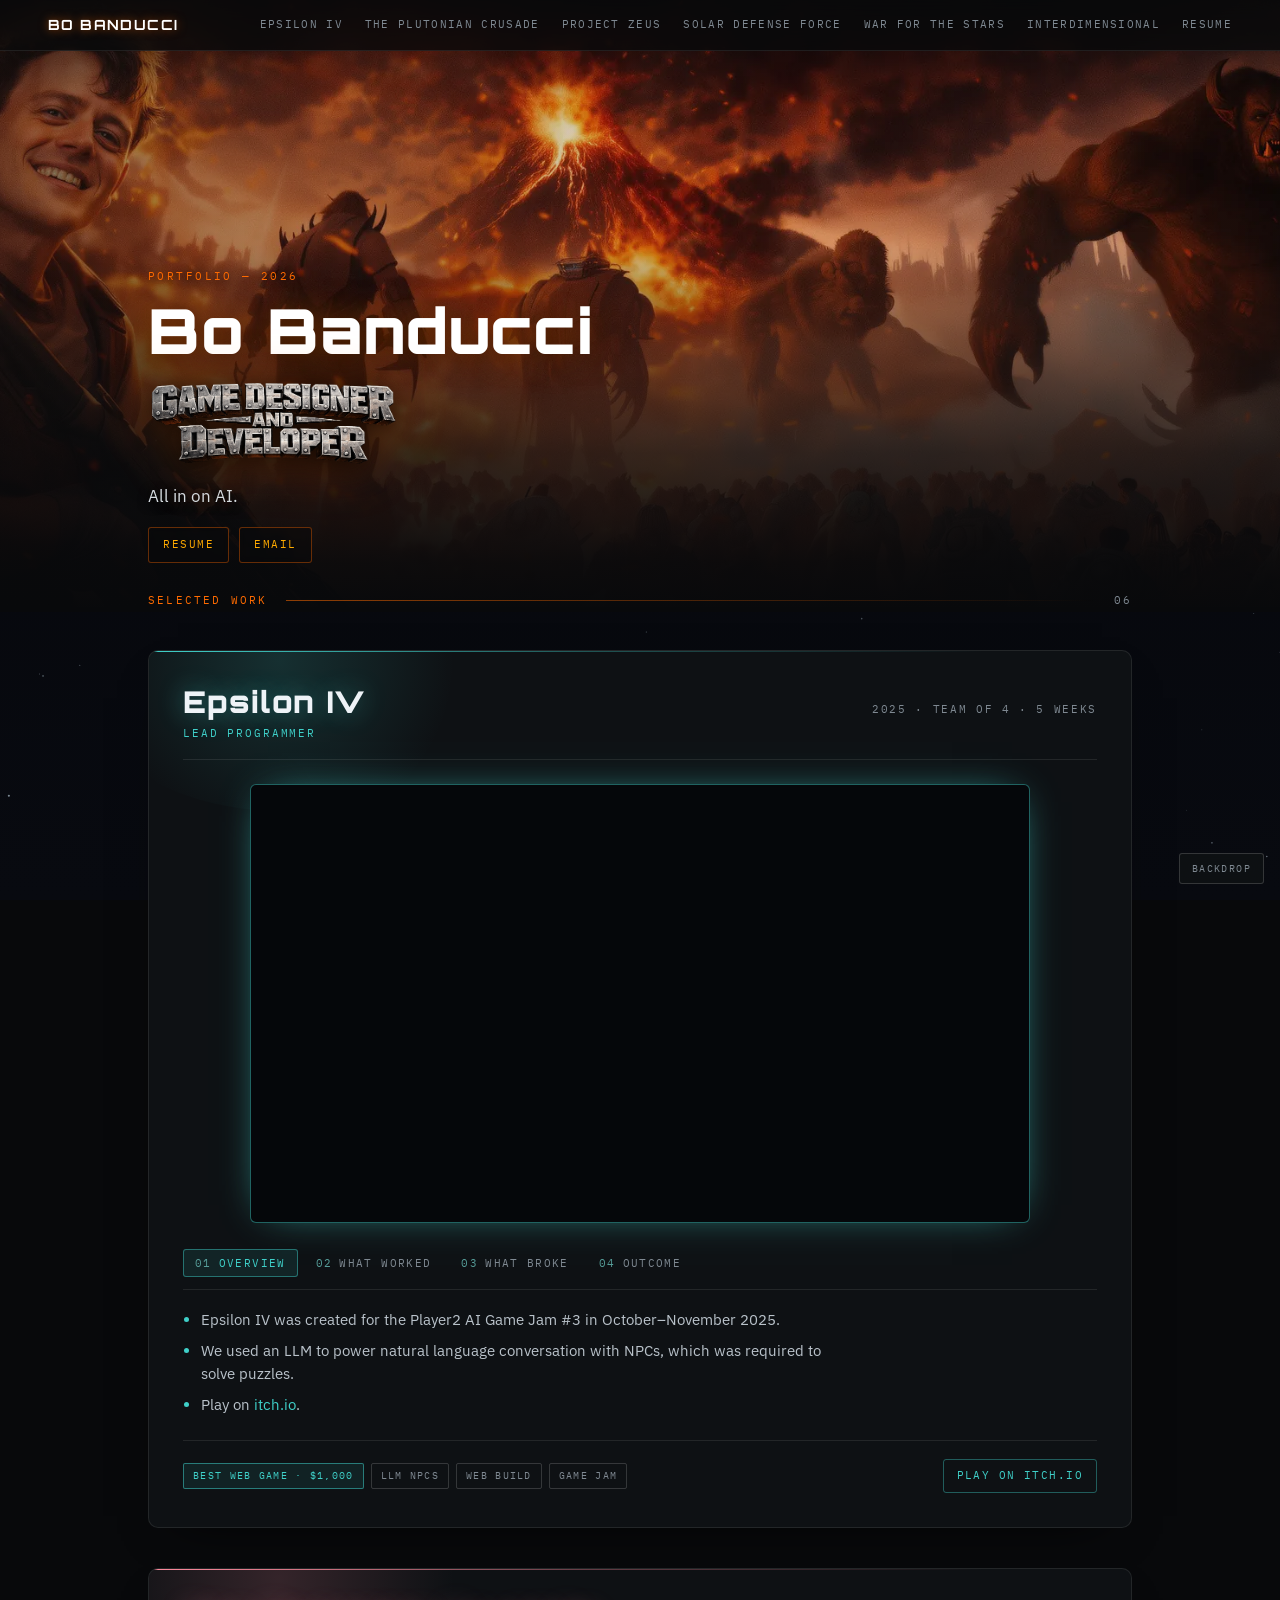
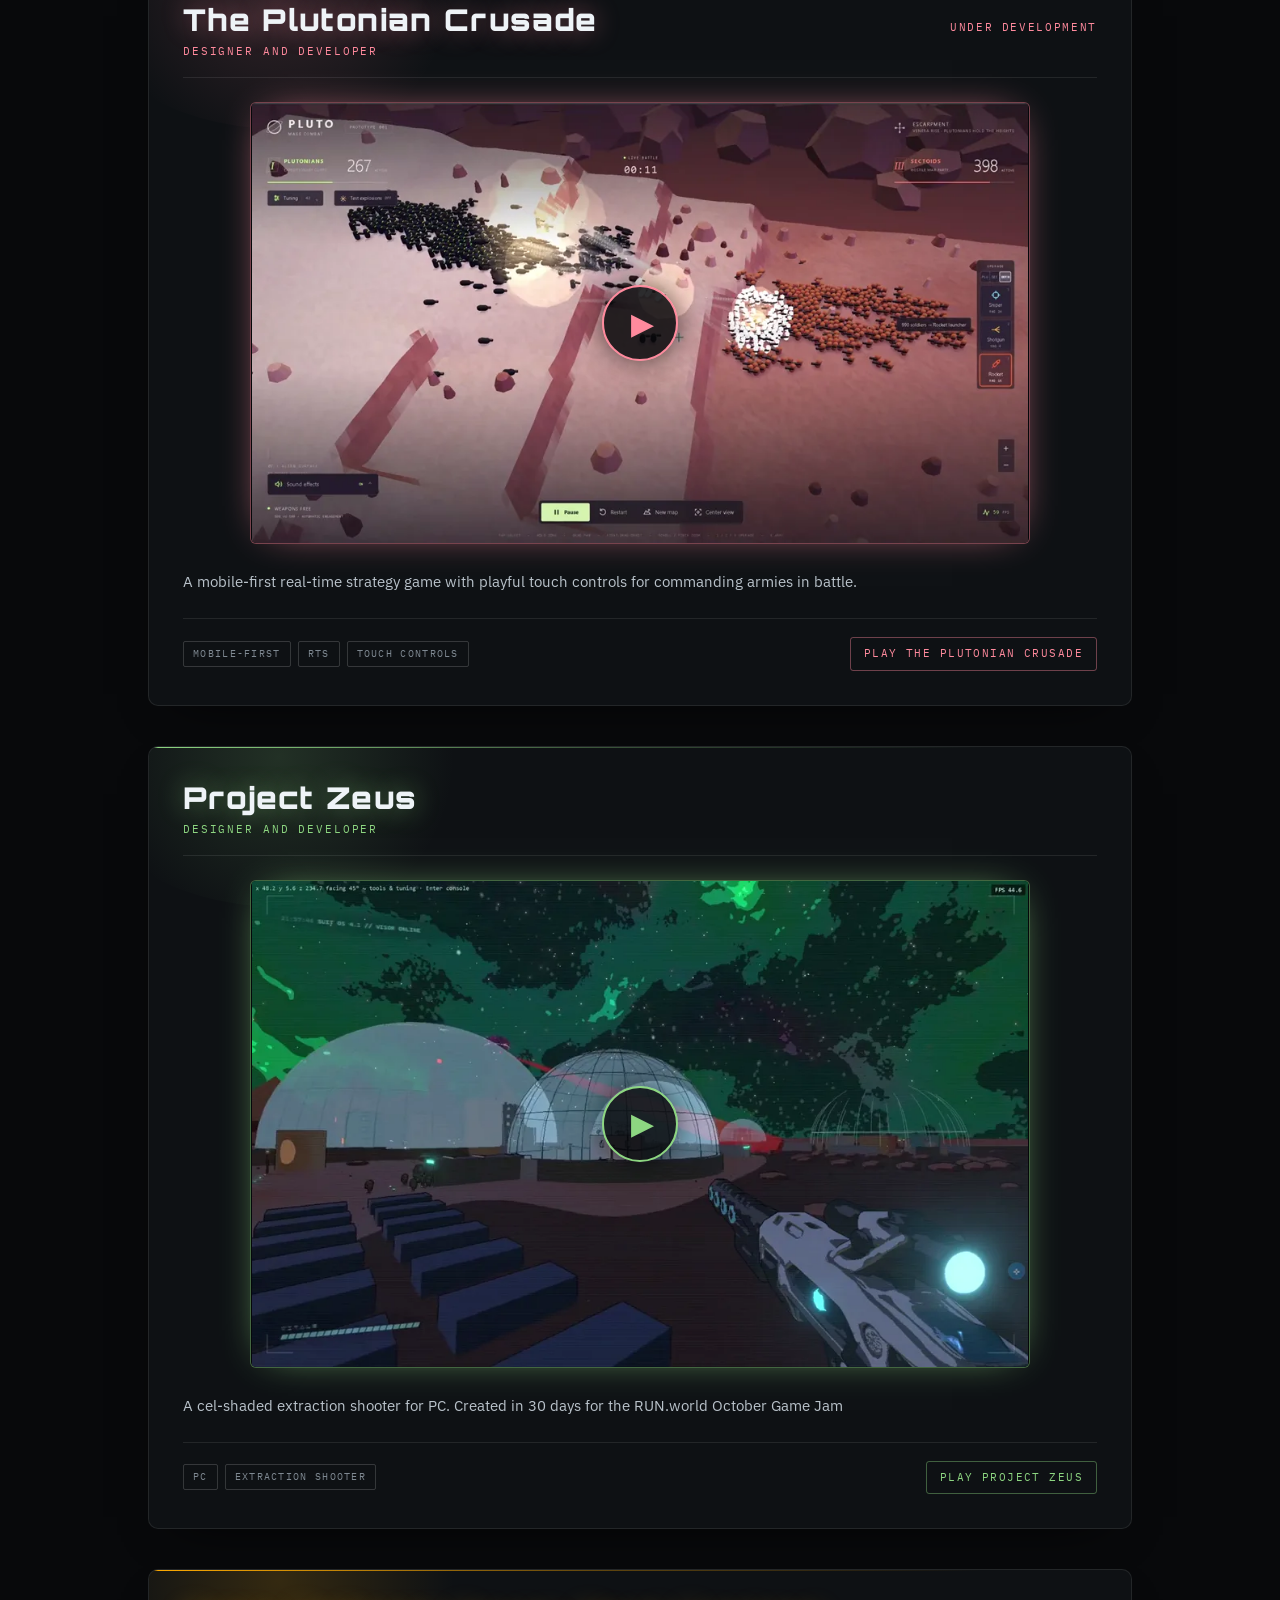
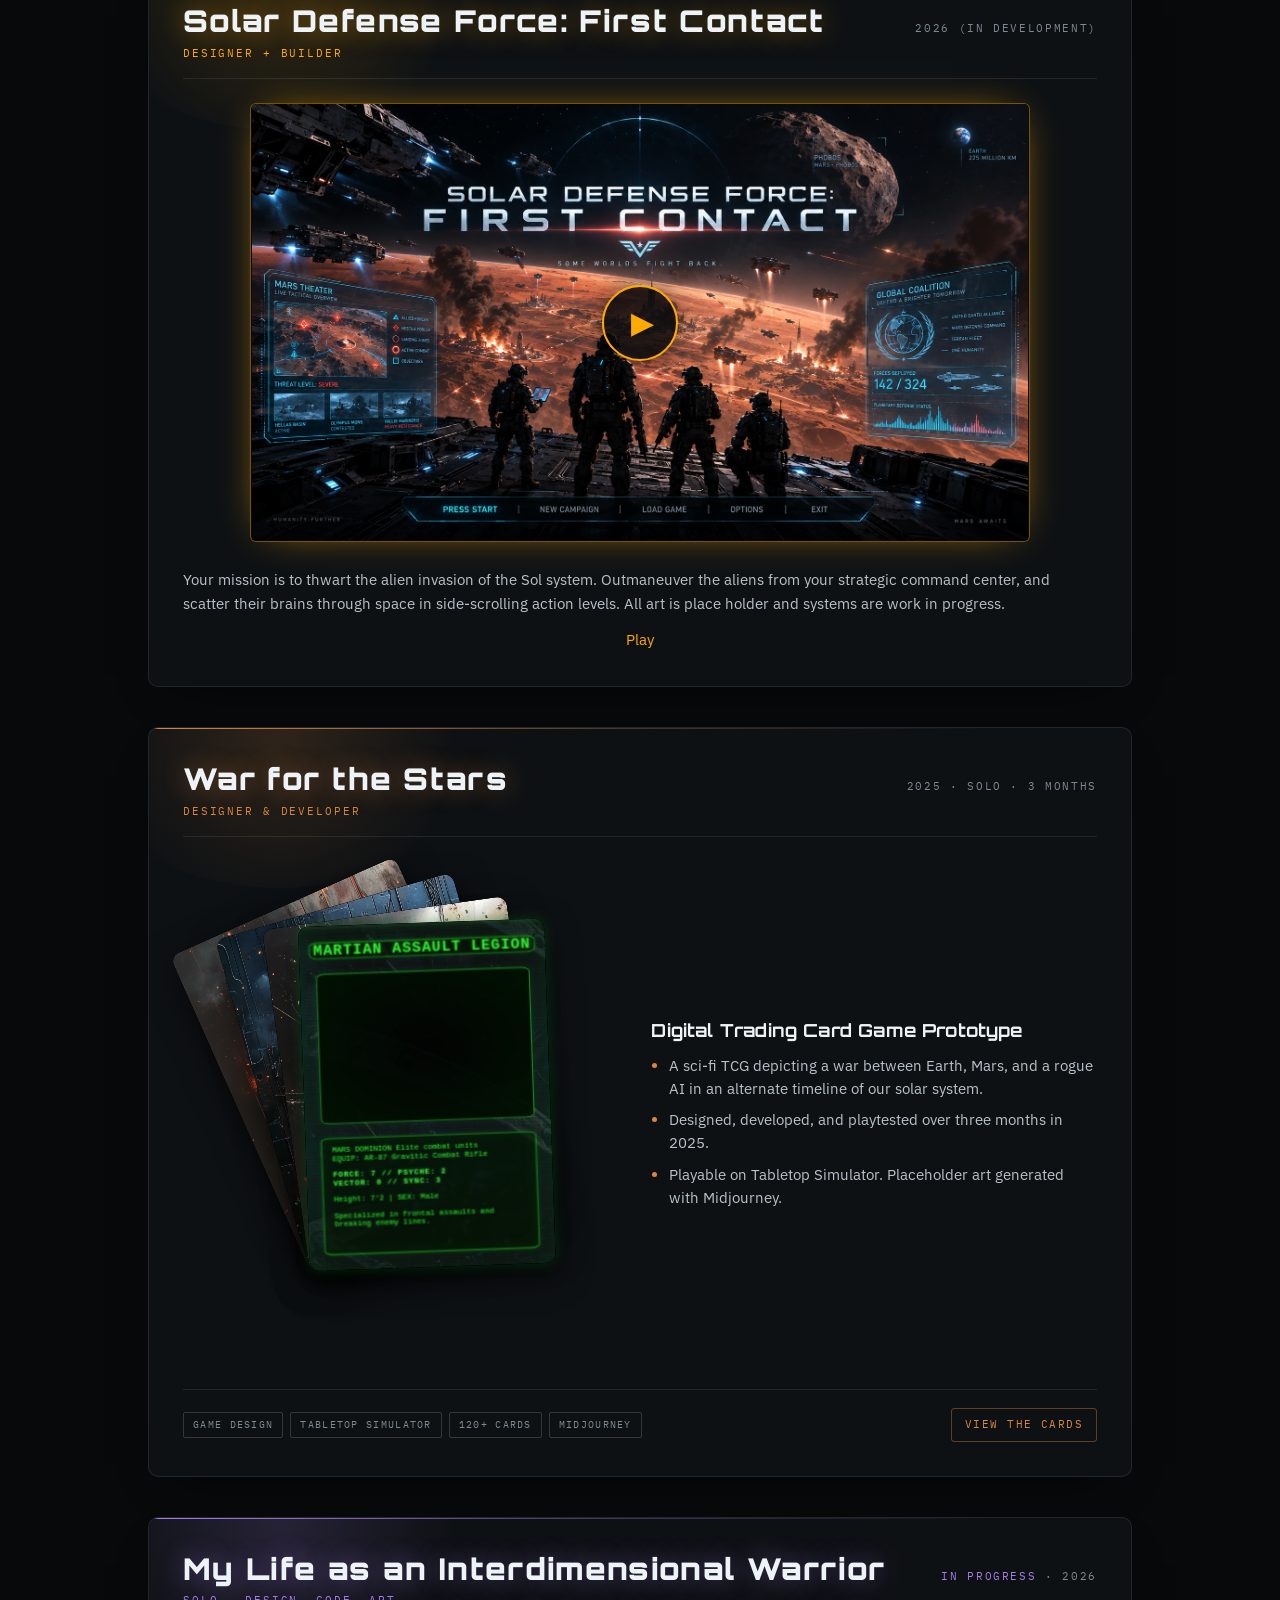
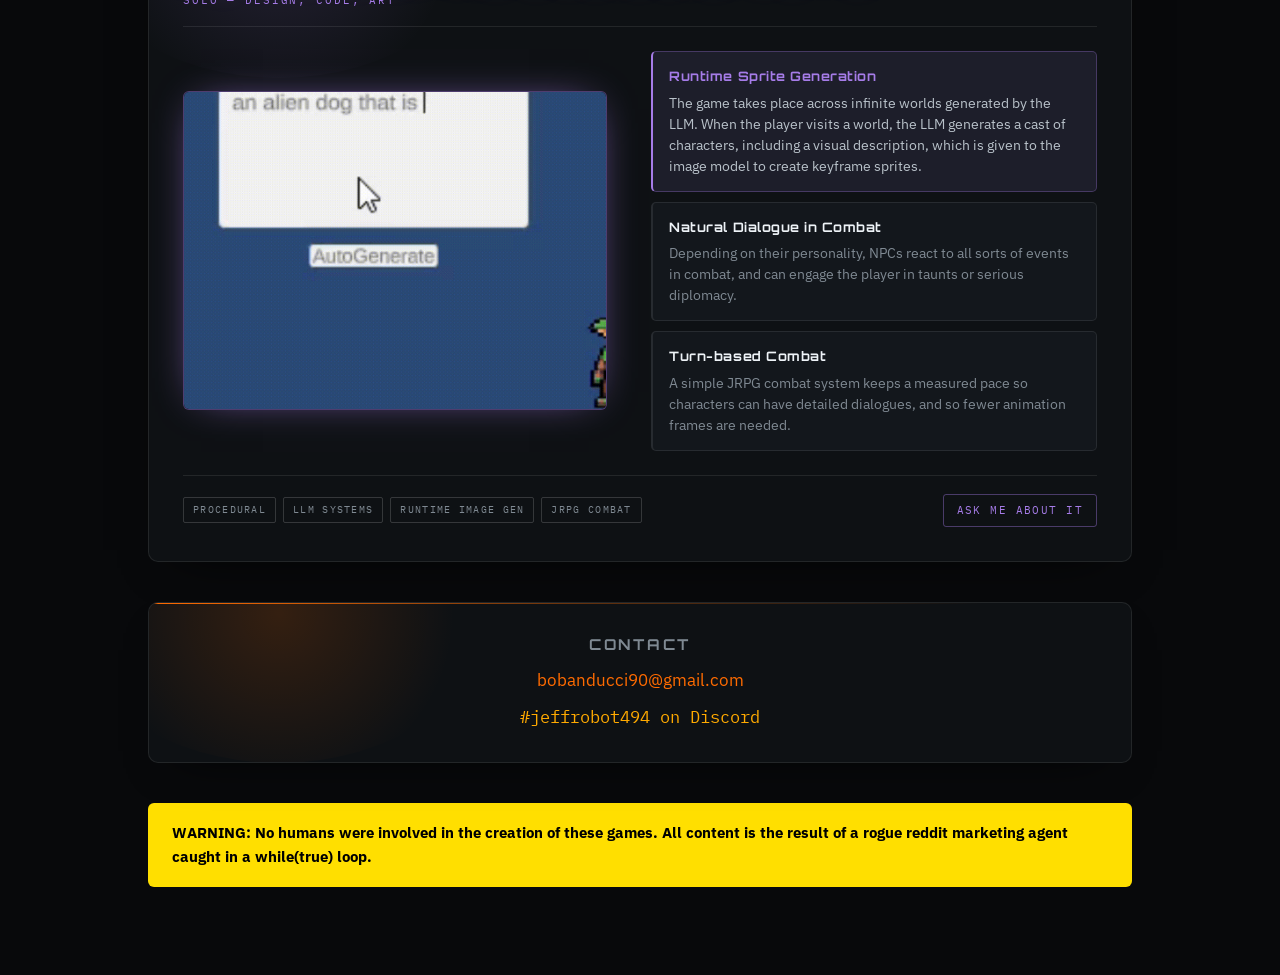
<file: index.html>
<!DOCTYPE html>
<html lang="en">
<head>
<meta charset="UTF-8">
<meta name="viewport" content="width=device-width, initial-scale=1.0">
<title>Bo Banducci — Portfolio 2026</title>
<link rel="preconnect" href="https://fonts.googleapis.com">
<link rel="preconnect" href="https://fonts.gstatic.com" crossorigin>
<link href="https://fonts.googleapis.com/css2?family=IBM+Plex+Mono:wght@400;500&family=IBM+Plex+Sans:wght@400;500;600&family=Orbitron:wght@400;700;900&display=swap" rel="stylesheet">
<link rel="stylesheet" href="mockup.css">
</head>
<body data-bd="stars" data-grain="off">

<!-- backdrop layers (scaffolding — deleted in the real rewrite) -->
<div class="bd bd-base"></div>
<div class="bd bd-pattern"></div>
<canvas class="bd bd-stars" id="bdStars"></canvas>
<div class="bd bd-grain" id="bdGrain"></div>

<nav class="nav">
  <span class="nav-name">BO BANDUCCI</span>
  <ul class="nav-links">
    <li><a href="#epsilon-iv">Epsilon IV</a></li>
    <li><a href="#the-plutonian-crusade">The Plutonian Crusade</a></li>
    <li><a href="#project-zeus">Project Zeus</a></li>
    <li><a href="#solar-defense-force">Solar Defense Force</a></li>
    <li><a href="#war-for-the-stars">War for the Stars</a></li>
    <li><a href="#interdimensional">Interdimensional</a></li>
    <li><a href="resume/resume-scifi.html" target="_blank" rel="noopener">Resume</a></li>
  </ul>
</nav>

<section class="hero">
  <img class="hero-img" src="media/mainbanner.webp"
       alt="Bo Banducci grinning in front of an advancing horde, a volcano erupting behind them">
  <div class="hero-fade"></div>
  <div class="hero-inner">
    <p class="mh-eyebrow">Portfolio — 2026</p>
    <h1 class="mh-name">Bo Banducci</h1>
    <img class="hero-title-art" src="media/projectstitle.png" alt="Game designer and developer">
    <p class="mh-line">All in on AI.</p>
    <div class="mh-links">
      <a href="resume/resume-scifi.html" target="_blank" rel="noopener">Resume</a>
      <a href="mailto:bobanducci90@gmail.com">Email</a>
    </div>
  </div>
</section>

<main class="shell">

    <div class="section-marker">
    <span class="label">Selected work</span>
    <span class="rule"></span>
    <span class="count">06</span>
  </div>

  <!-- ══ Epsilon IV ══════════════════════════════════════════════ -->
  <article class="pcard pcard--wide" id="epsilon-iv" style="--accent:#3fd0c9">
    <div class="pcard-head">
      <div>
        <h2 class="pcard-title">Epsilon IV</h2>
        <p class="pcard-role">Lead Programmer</p>
      </div>
      <p class="pcard-meta">2025 · Team of 4 · 5 weeks</p>
    </div>

    <div class="pcard-main">
      <div class="pcard-media">
        <div class="frame frame--video">
          <iframe src="https://www.youtube-nocookie.com/embed/bU1CztP-2No"
                  title="Epsilon IV trailer"
                  referrerpolicy="strict-origin-when-cross-origin"
                  allow="accelerometer; autoplay; clipboard-write; encrypted-media; gyroscope; picture-in-picture"
                  allowfullscreen></iframe>
        </div>
      </div>

      <div class="pcard-body">
        <div class="tabs" role="tablist" aria-label="Epsilon IV process">
          <button class="tab" role="tab" aria-selected="true"  data-panel="e0"><span class="tab-num">01</span>Overview</button>
          <button class="tab" role="tab" aria-selected="false" data-panel="e1"><span class="tab-num">02</span>What worked</button>
          <button class="tab" role="tab" aria-selected="false" data-panel="e2"><span class="tab-num">03</span>What broke</button>
          <button class="tab" role="tab" aria-selected="false" data-panel="e3"><span class="tab-num">04</span>Outcome</button>
        </div>

        <div class="panels">
          <div class="panel" id="e0" data-active="true" role="tabpanel">
            <ul class="bullets">
              <li>Epsilon IV was created for the Player2 AI Game Jam #3 in October–November 2025.</li>
              <li>We used an LLM to power natural language conversation with NPCs, which was required to solve puzzles.</li>
              <li>Play on <a href="https://bobanducci.itch.io/epsilon-iv" target="_blank" rel="noopener">itch.io</a>.</li>
            </ul>
          </div>
          <div class="panel" id="e1" role="tabpanel">
            <p class="panel-quote">&ldquo;Oh yeah, it's all comin together&rdquo;</p>
            <ul class="bullets">
              <li>On day one we created a game design doc which became the bible for our game.</li>
              <li>There was zero feature creep.</li>
              <li>Daily check-ins kept the vision aligned.</li>
            </ul>
          </div>
          <div class="panel" id="e2" role="tabpanel">
            <p class="panel-quote">&ldquo;You can't sneak away from the aliens once they hear you. So I just run every time.&rdquo;</p>
            <ul class="bullets">
              <li>Feedback from playtesters indicated our stealth gameplay was broken.</li>
              <li>We had no dedicated Game Designer to identify problems early on.</li>
              <li>Our over-ambitious design meant we had little time for revisions.</li>
            </ul>
          </div>
          <div class="panel" id="e3" role="tabpanel">
            <p class="panel-quote">&ldquo;Despite the problems&hellip;&rdquo;</p>
            <ul class="bullets">
              <li>Epsilon IV won &ldquo;Best Web Game&rdquo; and $1000 cash.</li>
              <li>Average time spent in game is over ten minutes.</li>
              <li>We learned lessons about scope and the value of a dedicated Game Designer.</li>
            </ul>
          </div>
        </div>
      </div>
    </div>

    <footer class="pcard-foot">
      <div class="tags">
        <span class="tag tag--win">Best Web Game · $1,000</span>
        <span class="tag">LLM NPCs</span>
        <span class="tag">Web build</span>
        <span class="tag">Game jam</span>
      </div>
      <div class="links">
        <a href="https://bobanducci.itch.io/epsilon-iv" target="_blank" rel="noopener">Play on itch.io</a>
      </div>
    </footer>
  </article>

  <!-- ══ The Plutonian Crusade ════════════════════════════════════ -->
  <article class="pcard pcard--wide" id="the-plutonian-crusade" style="--accent:#ff8a9d">
    <div class="pcard-head">
      <div>
        <h2 class="pcard-title">The Plutonian Crusade</h2>
        <p class="pcard-role">Designer and Developer</p>
      </div>
      <p class="pcard-meta"><span class="wip">Under Development</span></p>
    </div>

    <div class="pcard-main">
      <div class="pcard-media gameplay-media">
        <div class="frame frame--video gameplay-player" style="--video-ratio:1270 / 720">
          <video poster="media/plutonian-crusade-poster.webp" preload="none" playsinline controls
                 aria-label="The Plutonian Crusade gameplay">
            <source src="media/rockets-discord.mp4" type="video/mp4">
            Your browser does not support video. <a href="media/rockets-discord.mp4">Watch the gameplay video</a>.
          </video>
          <button class="gameplay-play" type="button" aria-label="Play The Plutonian Crusade gameplay" hidden>
            <span aria-hidden="true">▶</span>
          </button>
        </div>
        <p class="gameplay-status" role="status"></p>
      </div>
      <div class="pcard-body">
        <p>A mobile-first real-time strategy game with playful touch controls for commanding armies in battle.</p>
      </div>
    </div>

    <footer class="pcard-foot">
      <div class="tags">
        <span class="tag">Mobile-first</span>
        <span class="tag">RTS</span>
        <span class="tag">Touch controls</span>
      </div>
      <div class="links">
        <a href="https://w.run/u/DJ4Oxa36Nu37dumd86GS/private?k=9fe06c0d2e0118f37de1e3d941dbcf81" target="_blank" rel="noopener">Play The Plutonian Crusade</a>
      </div>
    </footer>
  </article>

  <!-- ══ Project Zeus ════════════════════════════════════════════ -->
  <article class="pcard pcard--wide" id="project-zeus" style="--accent:#8dd681">
    <div class="pcard-head">
      <div>
        <h2 class="pcard-title">Project Zeus</h2>
        <p class="pcard-role">Designer and Developer</p>
      </div>
    </div>

    <div class="pcard-main">
      <div class="pcard-media gameplay-media">
        <div class="frame frame--video gameplay-player" style="--video-ratio:1152 / 720">
          <video poster="media/project-zeus-poster.webp" preload="none" playsinline controls
                 aria-label="Project Zeus gameplay">
            <source src="media/cel-shaded-discord.mp4" type="video/mp4">
            Your browser does not support video. <a href="media/cel-shaded-discord.mp4">Watch the gameplay video</a>.
          </video>
          <button class="gameplay-play" type="button" aria-label="Play Project Zeus gameplay" hidden>
            <span aria-hidden="true">▶</span>
          </button>
        </div>
        <p class="gameplay-status" role="status"></p>
      </div>
      <div class="pcard-body">
        <p>A cel-shaded extraction shooter for PC. Created in 30 days for the RUN.world October Game Jam</p>
      </div>
    </div>

    <footer class="pcard-foot">
      <div class="tags">
        <span class="tag">PC</span>
        <span class="tag">Extraction shooter</span>
      </div>
      <div class="links">
        <a href="https://run.world/philosophy_major_studios/project-zeus" target="_blank" rel="noopener">Play Project Zeus</a>
      </div>
    </footer>
  </article>

  <!-- ══ Solar Defense Force ════════════════════════════════════ -->
  <article class="pcard pcard--wide" id="solar-defense-force" style="--accent:#FFAA00">
    <div class="pcard-head">
      <div>
        <h2 class="pcard-title">Solar Defense Force: First Contact</h2>
        <p class="pcard-role">Designer + Builder</p>
      </div>
      <p class="pcard-meta">2026 (in development)</p>
    </div>

    <div class="pcard-main">
      <div class="pcard-media gameplay-media">
        <div class="frame frame--video gameplay-player">
          <video poster="media/sdf-title.png" preload="none" playsinline controls
                 aria-label="Solar Defense Force: First Contact gameplay">
            <source src="media/xcom-high-run.mp4" type="video/mp4">
            Your browser does not support video. <a href="media/xcom-high-run.mp4">Watch the gameplay video</a>.
          </video>
          <button class="gameplay-play" type="button" aria-label="Play Solar Defense Force: First Contact gameplay" hidden>
            <span aria-hidden="true">▶</span>
          </button>
        </div>
        <p class="gameplay-status" role="status"></p>
      </div>
      <div class="pcard-body">
        <p>Your mission is to thwart the alien invasion of the Sol system. Outmaneuver the aliens from your strategic command center, and scatter their brains through space in side-scrolling action levels. All art is place holder and systems are work in progress.
          <a href="https://side-scroller-production-1365.up.railway.app" target="_blank" rel="noopener" style="display:block; margin-top:12px; text-align:center">Play</a>
        </p>
      </div>
    </div>
  </article>

  <!-- ══ War for the Stars ═══════════════════════════════════════ -->
  <article class="pcard pcard--split" id="war-for-the-stars" style="--accent:#d9863c">
    <div class="pcard-head">
      <div>
        <h2 class="pcard-title">War for the Stars</h2>
        <p class="pcard-role">Designer &amp; Developer</p>
      </div>
      <p class="pcard-meta">2025 · Solo · 3 months</p>
    </div>

    <div class="pcard-main">
      <div class="pcard-media">
        <div class="fan-stage">
          <div class="card-fan">
            <div class="card back-1"><img src="media/back_00.png" class="card-back-image" alt="Card back"></div>
            <div class="card back-2"><img src="media/back_01.png" class="card-back-image" alt="Card back"></div>
            <div class="card back-3"><img src="media/back_02.png" class="card-back-image" alt="Card back"></div>
            <div class="card front">
              <div class="card-border"></div>
              <div class="card-content">
                <div class="monitor-background">
                  <div class="grid"></div>
                  <div class="scanlines"></div>
                  <div class="scan-line"></div>
                  <div class="glow"></div>
                  <div class="noise"></div>
                  <div class="flicker"></div>
                  <div class="horizontal-distortion"></div>

                  <div class="title-box">
                    <div class="title english-text">MARTIAN ASSAULT LEGION</div>
                    <div class="title alien-text">&#8711;&#8743;&#9114;&#8593;&#9014;&#8743;&#8904; &#8743;&#11041;&#11041;&#8743;&#8852;&#8970;&#8593; &#8970;&#926;</div>
                  </div>

                  <div class="image-frame">
                    <video autoplay loop muted playsinline class="card-image">
                      <source src="media/md_00.mp4" type="video/mp4">
                    </video>
                    <div class="image-overlay"></div>
                    <div class="image-scanlines"></div>
                  </div>

                  <div class="text-box">
                    <div class="text-content">
                      <div class="english-text">
                        MARS DOMINION Elite combat units<br>
                        EQUIP: AR-87 Gravitic Combat Rifle<br>
                        <div class="stats">
                          FORCE: 7 // PSYCHE: 2<br>
                          VECTOR: 0 // SYNC: 3
                        </div>
                        Height: 7'2 | SEX: Male<br><br>
                        Specialized in frontal assaults and breaking enemy lines.
                      </div>
                      <div class="alien-text">
                        &#8711;&#8743;&#9114;&#11041; &#9671;&#9116;&#8711;&#9014;&#8904;&#9014;&#9116;&#8904; &#926;&#8970;&#9014;&#8593;&#926; &#9312;&#9116;&#8711;&#10731;&#8743;&#8593; &#8852;&#8904;&#9014;&#11041;<br>
                        &#926;&#9672;&#8852;&#9014;&#9076;: &#8743;&#9114;-&#8734;&#8976; &#10689;&#9114;&#8743;&#8917;&#9014;&#8593;&#9014;&#9312; &#9312;&#9116;&#8711;&#10731;&#8743;&#8593; &#9114;&#9014;&#9108;&#8970;&#926;<br>
                        <div class="stats">
                          &#9108;&#9116;&#9114;&#9312;&#926;: &#8976; // &#9116;&#11045;&#9107;&#9312;&#10727;&#926;: &#10722;<br>
                          &#8917;&#926;&#9312;&#8593;&#9116;&#8721;: &#8984; // &#11045;&#9107;&#8904;&#9312;: &#437;
                        </div>
                        &#10727;&#926;&#9014;&#10689;&#10727;&#8593;: &#8976;'&#10722; | &#11045;&#926;&#10007;: &#8711;&#8743;&#8970;&#926;<br><br>
                        &#11045;&#9076;&#926;&#9312;&#8743;&#8970;&#8970;&#9113;&#926;&#9671; &#9014;&#8904; &#9108;&#8711;&#9116;&#8804;&#8743;&#8970; &#8743;&#11041;&#11041;&#8743;&#8852;&#8970;&#8593;&#11045;.
                      </div>
                    </div>
                  </div>
                </div>
              </div>
            </div>
          </div>
        </div>
      </div>

      <div class="pcard-body">
        <p class="panel-quote">Digital Trading Card Game Prototype</p>
        <ul class="bullets" style="margin-top:12px">
          <li>A sci-fi TCG depicting a war between Earth, Mars, and a rogue AI in an alternate timeline of our solar system.</li>
          <li>Designed, developed, and playtested over three months in 2025.</li>
          <li>Playable on Tabletop Simulator. Placeholder art generated with Midjourney.</li>
        </ul>
      </div>
    </div>

    <footer class="pcard-foot">
      <div class="tags">
        <span class="tag">Game design</span>
        <span class="tag">Tabletop Simulator</span>
        <span class="tag">120+ cards</span>
        <span class="tag">Midjourney</span>
      </div>
      <div class="links">
        <a href="https://jeffrobot494.github.io/war-for-the-stars-cards/index.html" target="_blank" rel="noopener">View the cards</a>
      </div>
    </footer>
  </article>

  <!-- ══ Interdimensional Warrior ════════════════════════════════ -->
  <article class="pcard pcard--split" id="interdimensional" style="--accent:#a67ce8">
    <div class="pcard-head">
      <div>
        <h2 class="pcard-title">My Life as an Interdimensional Warrior</h2>
        <p class="pcard-role">Solo — design, code, art</p>
      </div>
      <p class="pcard-meta"><span class="wip">In progress</span> · 2026</p>
    </div>

    <div class="pcard-main">
      <div class="pcard-media">
        <div class="frame">
          <div class="swap" id="idSwap">
            <img src="media/gif01.gif" alt="Runtime sprite generation" data-active="true">
            <img src="media/gif02.gif" alt="Natural dialogue in combat">
            <img src="media/gif03.gif" alt="Turn-based combat">
          </div>
        </div>
      </div>

      <div class="pcard-body">
        <div class="picks" id="idPicks">
          <button class="pick" aria-selected="true" data-i="0">
            <h3>Runtime Sprite Generation</h3>
            <p>The game takes place across infinite worlds generated by the LLM. When the player visits a world, the LLM generates a cast of characters, including a visual description, which is given to the image model to create keyframe sprites.</p>
          </button>
          <button class="pick" aria-selected="false" data-i="1">
            <h3>Natural Dialogue in Combat</h3>
            <p>Depending on their personality, NPCs react to all sorts of events in combat, and can engage the player in taunts or serious diplomacy.</p>
          </button>
          <button class="pick" aria-selected="false" data-i="2">
            <h3>Turn-based Combat</h3>
            <p>A simple JRPG combat system keeps a measured pace so characters can have detailed dialogues, and so fewer animation frames are needed.</p>
          </button>
        </div>
      </div>
    </div>

    <footer class="pcard-foot">
      <div class="tags">
        <span class="tag">Procedural</span>
        <span class="tag">LLM systems</span>
        <span class="tag">Runtime image gen</span>
        <span class="tag">JRPG combat</span>
      </div>
      <div class="links">
        <a href="mailto:bobanducci90@gmail.com">Ask me about it</a>
      </div>
    </footer>
  </article>

  <!-- ══ Contact ═════════════════════════════════════════════════ -->
  <article class="pcard contact" id="contact">
    <h2>Contact</h2>
    <p><a href="mailto:bobanducci90@gmail.com">bobanducci90@gmail.com</a></p>
    <p class="discord">#jeffrobot494 on Discord</p>
  </article>

  <footer class="creation-warning">
    WARNING: No humans were involved in the creation of these games. All content is the result of a rogue reddit marketing agent caught in a while(true) loop.
  </footer>

</main>

<!-- backdrop switcher (scaffolding — deleted in the real rewrite) -->
<div class="switcher" id="switcher" data-open="false">
  <div class="switcher-body">
    <button data-bd="void"      aria-pressed="false">01 · Void</button>
    <button data-bd="deepfield" aria-pressed="false">02 · Deep field</button>
    <button data-bd="grid"      aria-pressed="false">03 · Technical grid</button>
    <button data-bd="stars"     aria-pressed="true">04 · Starfield</button>
    <button data-bd="nebula"    aria-pressed="false">05 · Nebula wash</button>
    <button data-bd="accent"    aria-pressed="false">06 · Accent wash</button>
    <hr>
    <button id="grainToggle" aria-pressed="false">Film grain</button>
  </div>
  <button class="switcher-toggle" id="switcherToggle">Backdrop</button>
</div>

<script src="mockup.js"></script>
</body>
</html>
</file>
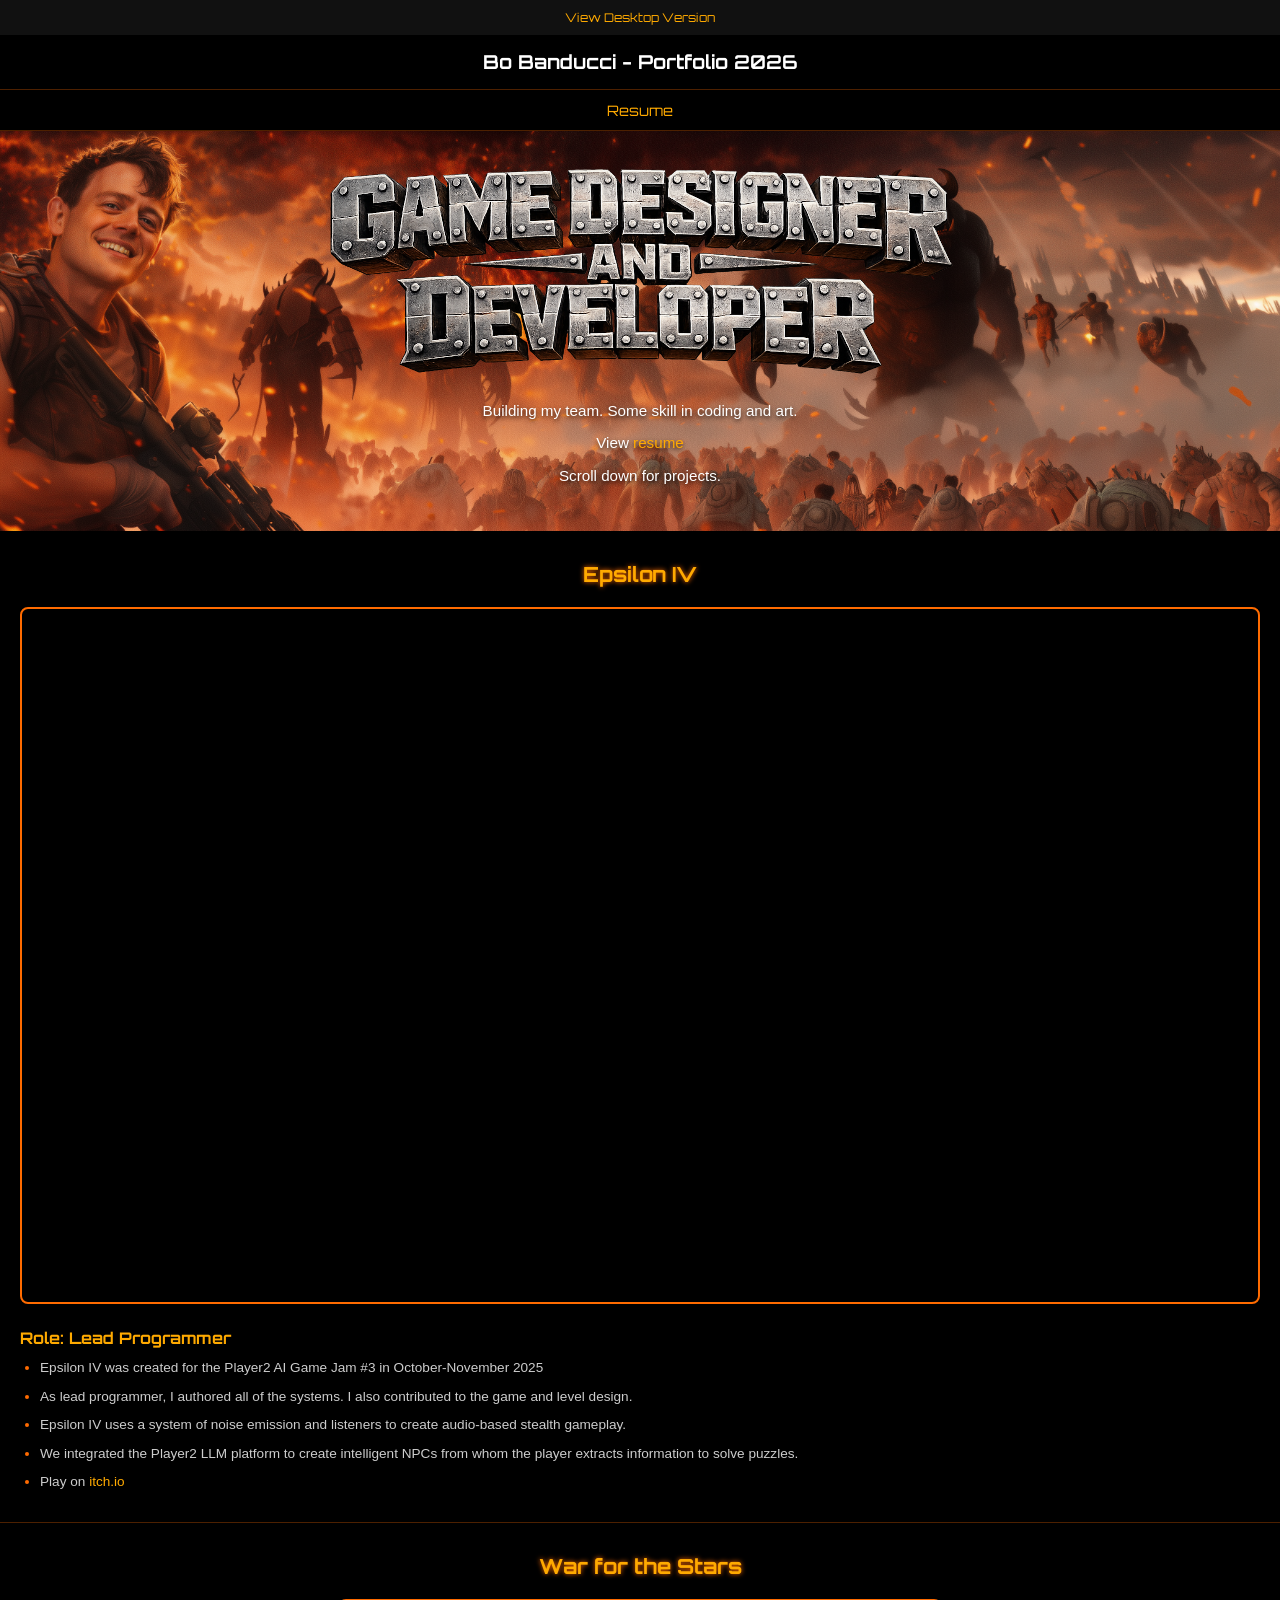
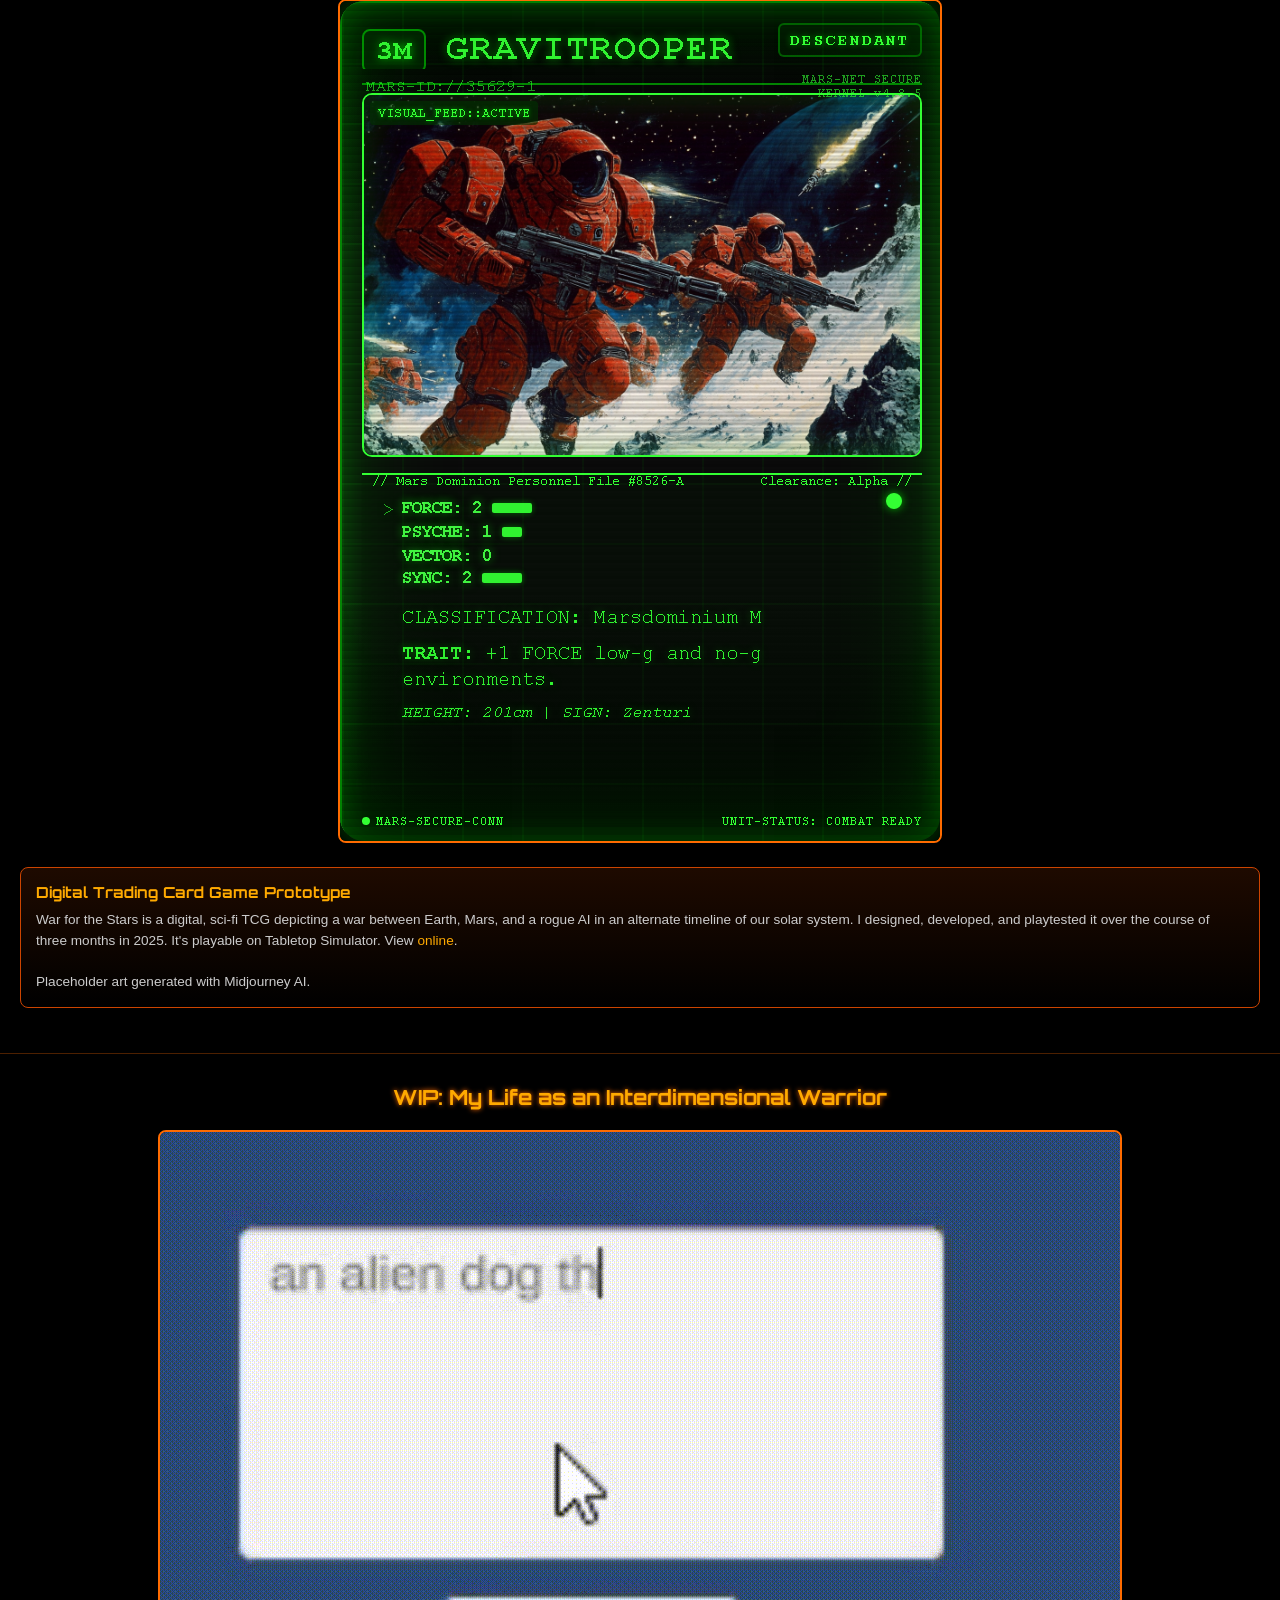
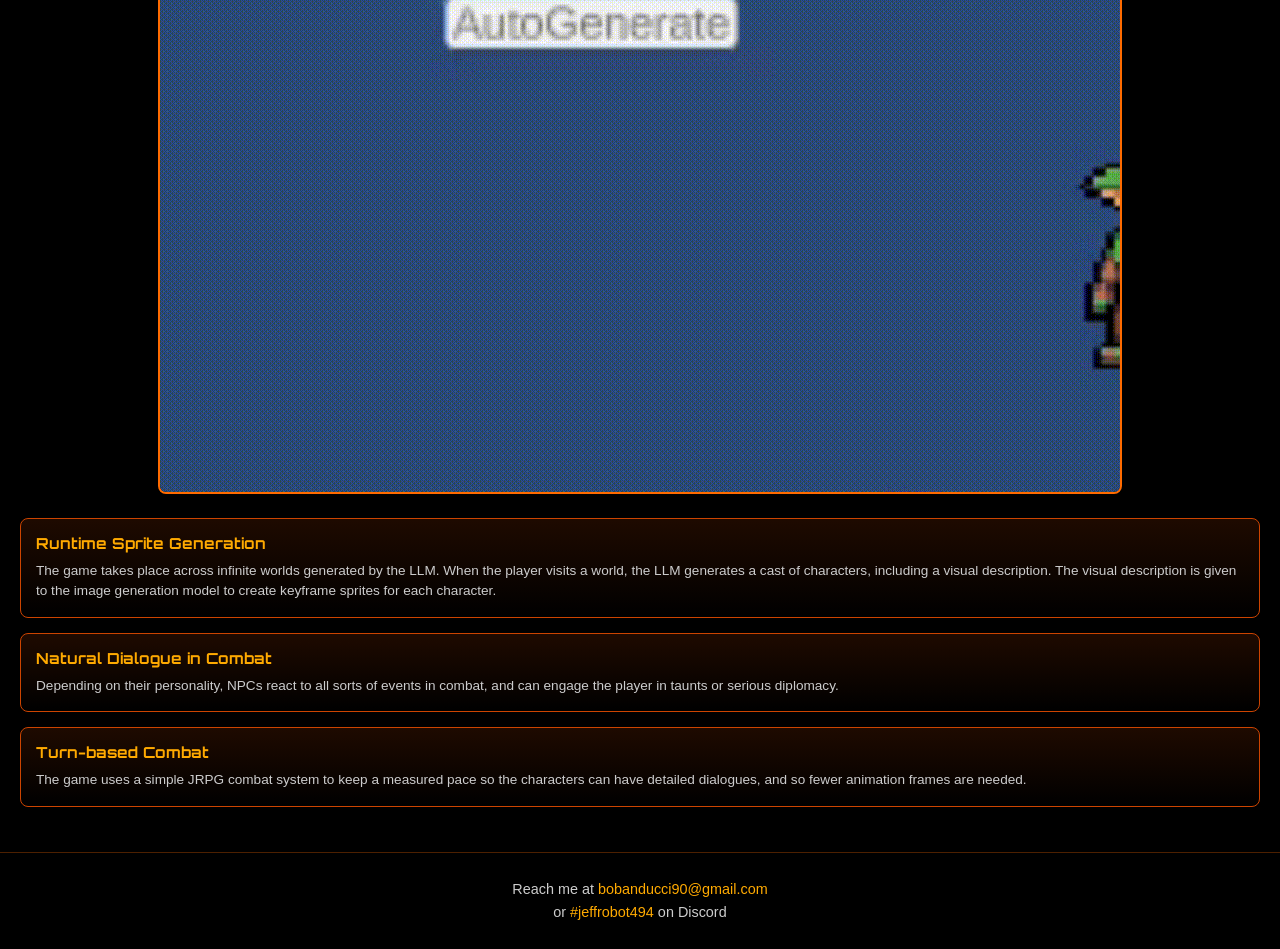
<file: mobile.html>
<!DOCTYPE html>
<html lang="en">
<head>
    <meta charset="UTF-8">
    <meta name="viewport" content="width=device-width, initial-scale=1.0">
    <title>Bo Banducci - Portfolio 2026</title>
    <link href="https://fonts.googleapis.com/css2?family=Orbitron:wght@400;700;900&display=swap" rel="stylesheet">
    <style>
        * {
            margin: 0;
            padding: 0;
            box-sizing: border-box;
        }

        body {
            background-color: #000;
            color: #fff;
            font-family: 'Orbitron', sans-serif;
            min-height: 100vh;
        }

        .desktop-link {
            display: block;
            text-align: center;
            padding: 10px;
            background: #111;
            color: #FFAA00;
            font-size: 0.75rem;
            text-decoration: none;
        }

        .nav-title {
            text-align: center;
            padding: 15px;
            font-size: 1.2rem;
            font-weight: 700;
            color: #fff;
            background: rgba(0, 0, 0, 0.9);
            border-bottom: 1px solid rgba(255, 107, 0, 0.3);
        }

        .nav-links {
            text-align: center;
            padding: 10px;
            background: rgba(0, 0, 0, 0.8);
            border-bottom: 1px solid rgba(255, 107, 0, 0.3);
        }

        .nav-links a {
            color: #FFAA00;
            text-decoration: none;
            font-size: 0.9rem;
        }

        .banner {
            width: 100%;
            padding: 20px;
            background-image: url('media/mainbanner.png');
            background-size: cover;
            background-position: center;
            text-align: center;
        }

        .banner img {
            max-width: 80%;
            height: auto;
        }

        .about-text {
            padding: 15px;
        }

        .about-text p {
            color: #fff;
            font-size: 0.95rem;
            line-height: 1.6;
            font-family: 'Segoe UI', sans-serif;
            text-shadow: 0 2px 4px rgba(0, 0, 0, 0.8);
            margin-bottom: 8px;
        }

        .about-text a {
            color: #FFAA00;
            text-decoration: none;
        }

        .section {
            padding: 30px 20px;
            border-bottom: 1px solid rgba(255, 107, 0, 0.3);
        }

        .section-title {
            font-size: 1.3rem;
            font-weight: 700;
            color: #FFAA00;
            text-shadow: 0 0 5px #FF6B00;
            margin-bottom: 20px;
            text-align: center;
        }

        .video-wrapper {
            width: 100%;
            aspect-ratio: 16 / 9;
            margin-bottom: 20px;
        }

        .video-wrapper iframe {
            width: 100%;
            height: 100%;
            border: 2px solid #FF6B00;
            border-radius: 8px;
        }

        .role-title {
            color: #FFAA00;
            font-size: 1rem;
            font-weight: 700;
            margin-bottom: 10px;
        }

        .feature-list {
            margin-left: 20px;
            display: flex;
            flex-direction: column;
            gap: 8px;
        }

        .feature-list li {
            color: #ccc;
            font-size: 0.85rem;
            font-family: 'Segoe UI', sans-serif;
            line-height: 1.5;
        }

        .feature-list li::marker {
            color: #FF6B00;
        }

        .feature-list a, .text-area a {
            color: #FFAA00;
            text-decoration: none;
        }

        .section-image {
            width: 100%;
            margin-bottom: 20px;
            text-align: center;
        }

        .section-image img {
            max-width: 100%;
            border: 2px solid #FF6B00;
            border-radius: 8px;
        }

        .text-area {
            padding: 15px;
            border: 1px solid #CC4400;
            border-radius: 8px;
            background: linear-gradient(180deg, rgba(204, 68, 0, 0.15) 0%, rgba(0,0,0,0.5) 100%);
            margin-bottom: 15px;
        }

        .text-area h3 {
            color: #FFAA00;
            font-size: 0.95rem;
            margin-bottom: 8px;
        }

        .text-area p {
            color: #ccc;
            font-size: 0.85rem;
            line-height: 1.5;
            font-family: 'Segoe UI', sans-serif;
        }

        .contact-section {
            background: #000;
            padding: 25px 20px;
            text-align: center;
        }

        .contact-section p {
            color: #ccc;
            font-size: 0.9rem;
            font-family: 'Segoe UI', sans-serif;
            line-height: 1.6;
        }

        .contact-section a {
            color: #FFAA00;
            text-decoration: none;
        }

        .contact-section .discord {
            color: #FFAA00;
        }
    </style>
</head>
<body>
    <a href="index.html" class="desktop-link">View Desktop Version</a>

    <div class="nav-title">Bo Banducci - Portfolio 2026</div>
    <div class="nav-links">
        <a href="resume/resume-scifi.html">Resume</a>
    </div>

    <div class="banner">
        <img src="./media/projectstitle.png" alt="Projects">
        <div class="about-text">
            <p>Building my team. Some skill in coding and art.</p>
            <p>View <a href="resume/resume-scifi.html">resume</a></p>
            <p>Scroll down for projects.</p>
        </div>
    </div>

    <!-- Epsilon IV Section -->
    <section class="section">
        <h2 class="section-title">Epsilon IV</h2>
        <div class="video-wrapper">
            <iframe
                src="https://www.youtube-nocookie.com/embed/bU1CztP-2No"
                title="Epsilon IV Trailer"
                referrerpolicy="strict-origin-when-cross-origin"
                allow="accelerometer; autoplay; clipboard-write; encrypted-media; gyroscope; picture-in-picture"
                allowfullscreen>
            </iframe>
        </div>
        <div class="role-title">Role: Lead Programmer</div>
        <ul class="feature-list">
            <li>Epsilon IV was created for the Player2 AI Game Jam #3 in October-November 2025</li>
            <li>As lead programmer, I authored all of the systems. I also contributed to the game and level design.</li>
            <li>Epsilon IV uses a system of noise emission and listeners to create audio-based stealth gameplay.</li>
            <li>We integrated the Player2 LLM platform to create intelligent NPCs from whom the player extracts information to solve puzzles.</li>
            <li>Play on <a href="https://bobanducci.itch.io/epsilon-iv" target="_blank">itch.io</a></li>
        </ul>
    </section>

    <!-- War for the Stars Section -->
    <section class="section">
        <h2 class="section-title">War for the Stars</h2>
        <div class="section-image">
            <img src="media/card_preview.png" alt="War for the Stars Card">
        </div>
        <div class="text-area">
            <h3>Digital Trading Card Game Prototype</h3>
            <p>War for the Stars is a digital, sci-fi TCG depicting a war between Earth, Mars, and a rogue AI in an alternate timeline of our solar system. I designed, developed, and playtested it over the course of three months in 2025. It's playable on Tabletop Simulator. View <a href="https://jeffrobot494.github.io/war-for-the-stars-cards/index.html" target="_blank">online</a>.<br><br>Placeholder art generated with Midjourney AI.</p>
        </div>
    </section>

    <!-- Interdimensional Warrior Section -->
    <section class="section">
        <h2 class="section-title">WIP: My Life as an Interdimensional Warrior</h2>
        <div class="section-image">
            <img src="media/gif01.gif" alt="Game preview">
        </div>
        <div class="text-area">
            <h3>Runtime Sprite Generation</h3>
            <p>The game takes place across infinite worlds generated by the LLM. When the player visits a world, the LLM generates a cast of characters, including a visual description. The visual description is given to the image generation model to create keyframe sprites for each character.</p>
        </div>
        <div class="text-area">
            <h3>Natural Dialogue in Combat</h3>
            <p>Depending on their personality, NPCs react to all sorts of events in combat, and can engage the player in taunts or serious diplomacy.</p>
        </div>
        <div class="text-area">
            <h3>Turn-based Combat</h3>
            <p>The game uses a simple JRPG combat system to keep a measured pace so the characters can have detailed dialogues, and so fewer animation frames are needed.</p>
        </div>
    </section>

    <!-- Contact Section -->
    <section class="contact-section">
        <p>Reach me at <a href="mailto:bobanducci90@gmail.com">bobanducci90@gmail.com</a><br>or <span class="discord">#jeffrobot494</span> on Discord</p>
    </section>
</body>
</html>
</file>
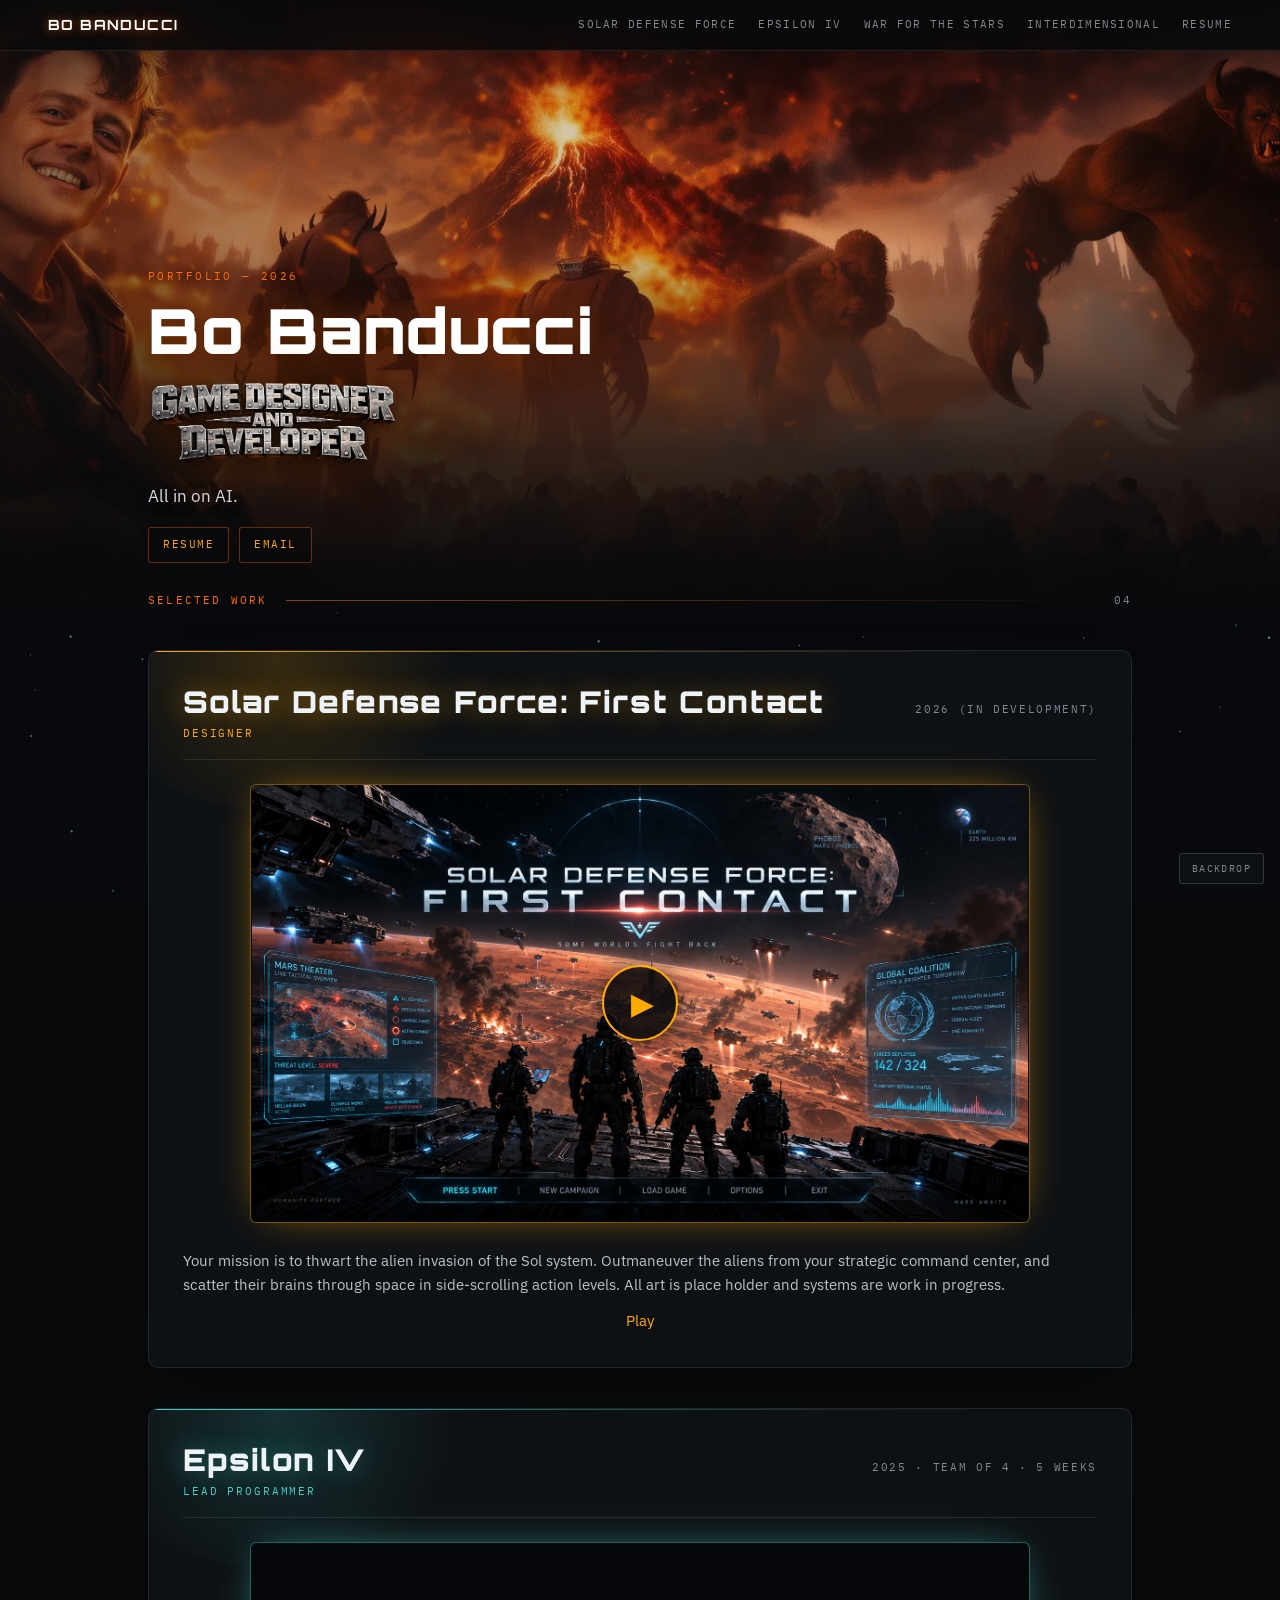
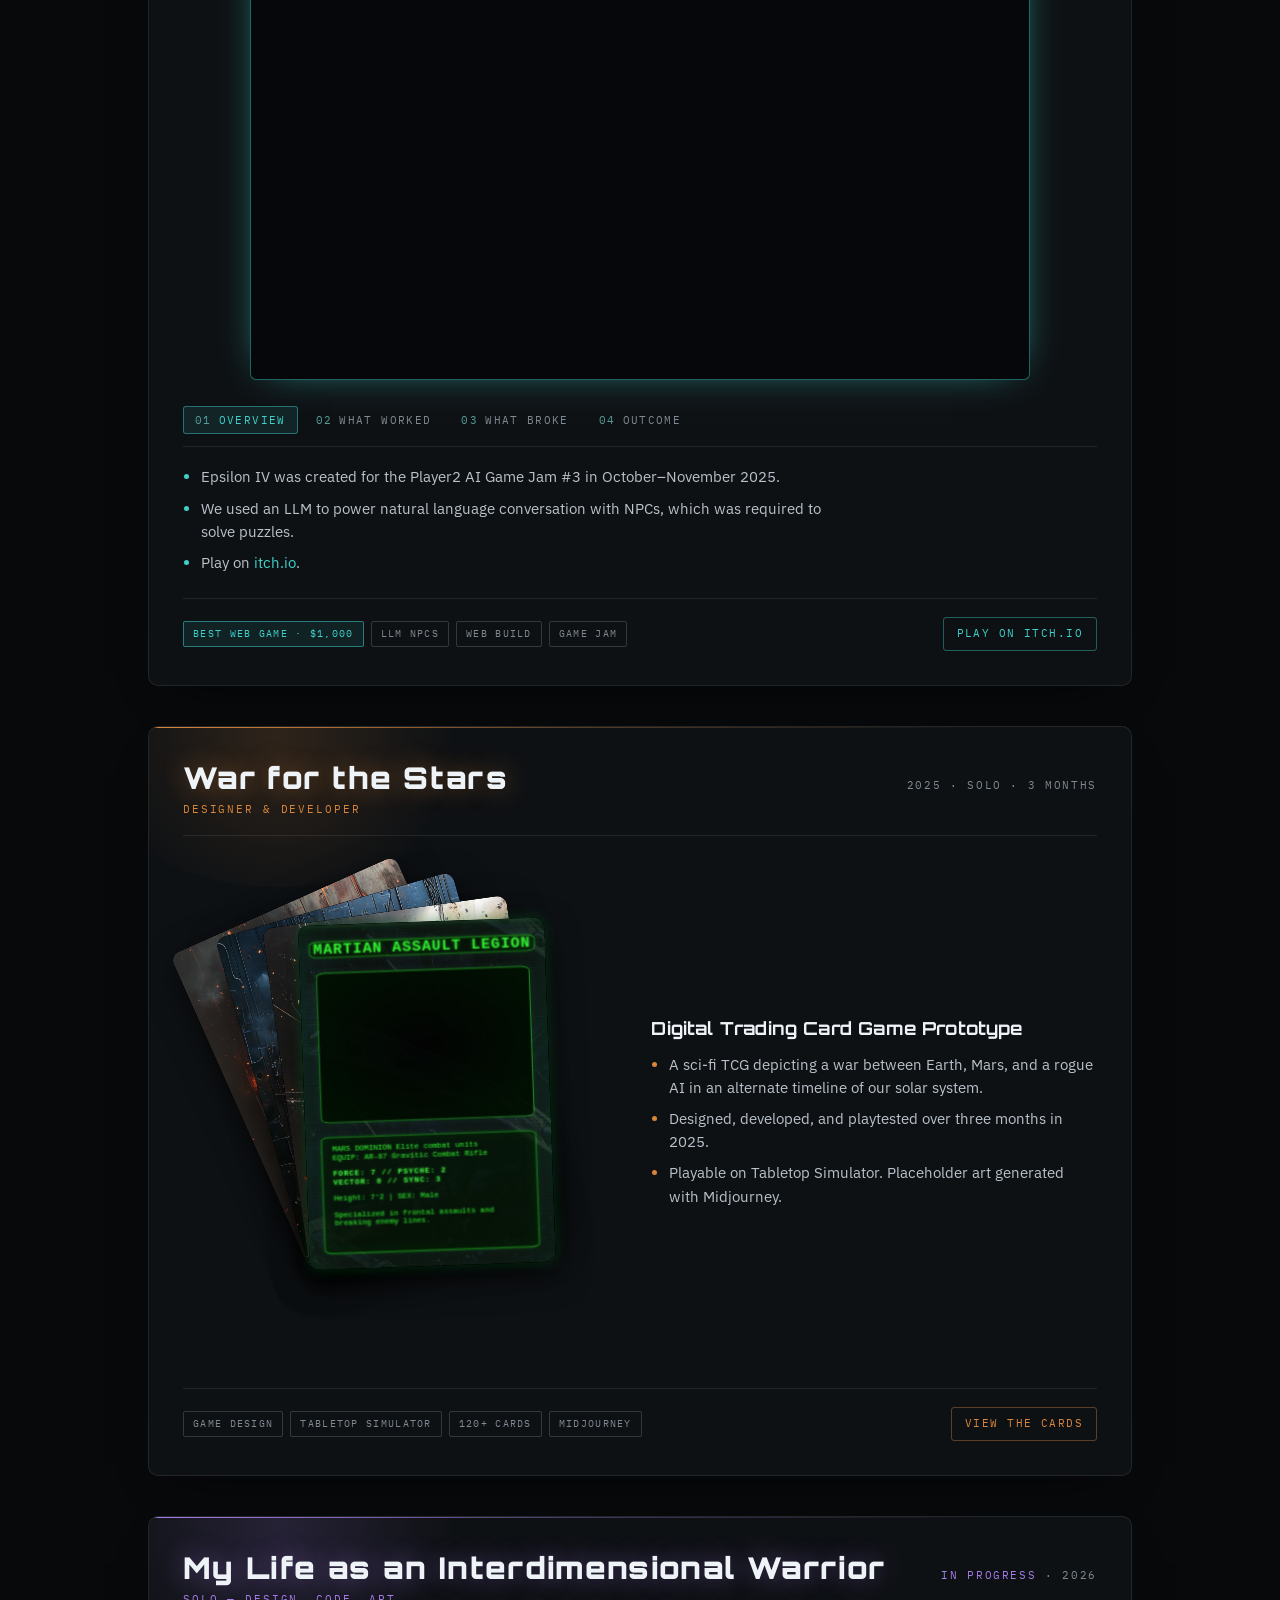
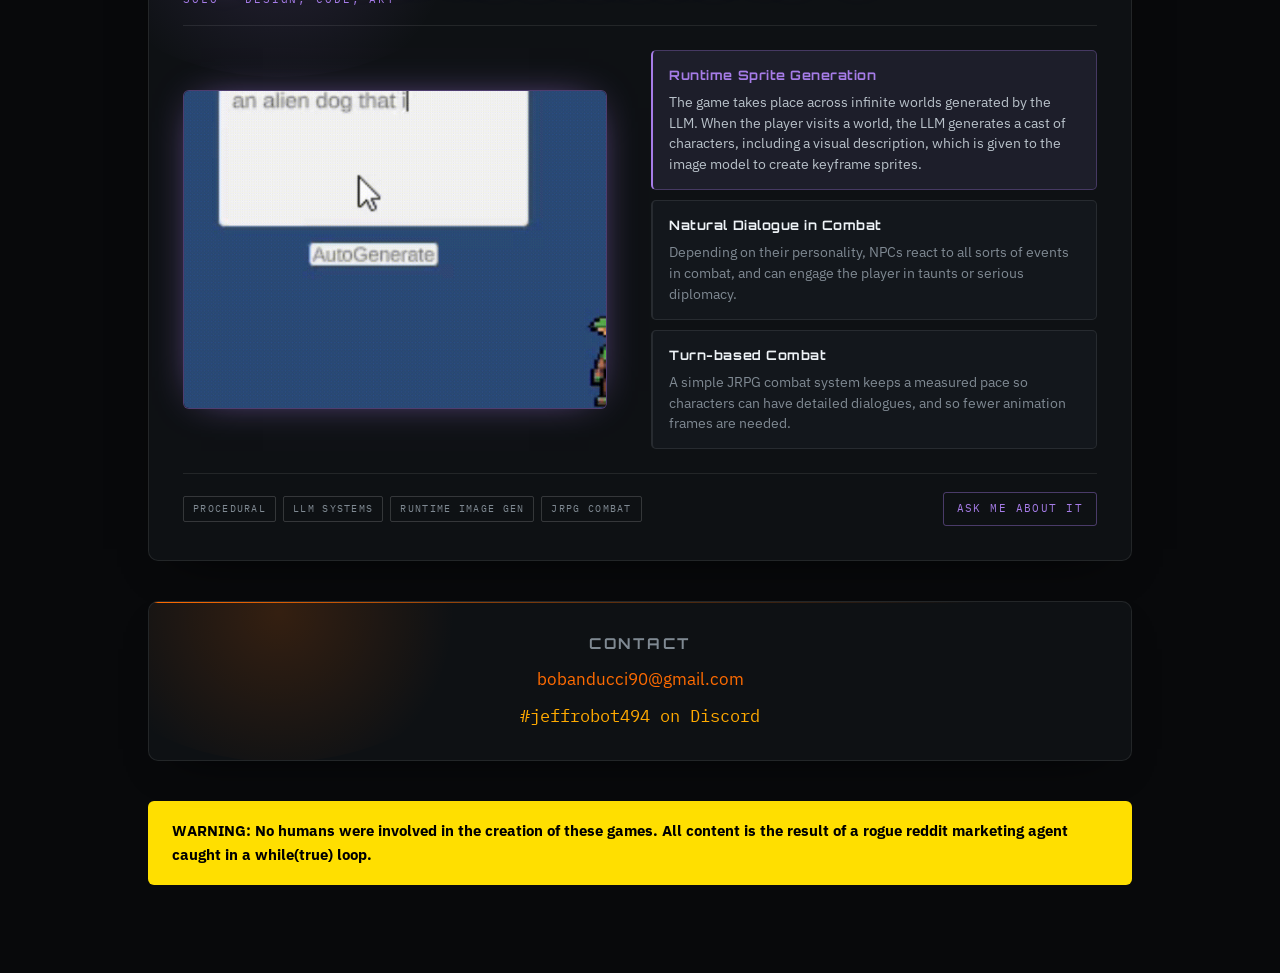
<file: mockup.html>
<!DOCTYPE html>
<html lang="en">
<head>
<meta charset="UTF-8">
<meta name="viewport" content="width=device-width, initial-scale=1.0">
<title>Bo Banducci — Portfolio 2026 (mockup)</title>
<link rel="preconnect" href="https://fonts.googleapis.com">
<link rel="preconnect" href="https://fonts.gstatic.com" crossorigin>
<link href="https://fonts.googleapis.com/css2?family=IBM+Plex+Mono:wght@400;500&family=IBM+Plex+Sans:wght@400;500;600&family=Orbitron:wght@400;700;900&display=swap" rel="stylesheet">
<link rel="stylesheet" href="mockup.css">
</head>
<body data-bd="stars" data-grain="off">

<!-- backdrop layers (scaffolding — deleted in the real rewrite) -->
<div class="bd bd-base"></div>
<div class="bd bd-pattern"></div>
<canvas class="bd bd-stars" id="bdStars"></canvas>
<div class="bd bd-grain" id="bdGrain"></div>

<nav class="nav">
  <span class="nav-name">BO BANDUCCI</span>
  <ul class="nav-links">
    <li><a href="#solar-defense-force">Solar Defense Force</a></li>
    <li><a href="#epsilon-iv">Epsilon IV</a></li>
    <li><a href="#war-for-the-stars">War for the Stars</a></li>
    <li><a href="#interdimensional">Interdimensional</a></li>
    <li><a href="resume/resume-scifi.html" target="_blank" rel="noopener">Resume</a></li>
  </ul>
</nav>

<section class="hero">
  <img class="hero-img" src="media/mainbanner.webp"
       alt="Bo Banducci grinning in front of an advancing horde, a volcano erupting behind them">
  <div class="hero-fade"></div>
  <div class="hero-inner">
    <p class="mh-eyebrow">Portfolio — 2026</p>
    <h1 class="mh-name">Bo Banducci</h1>
    <img class="hero-title-art" src="media/projectstitle.png" alt="Game designer and developer">
    <p class="mh-line">All in on AI.</p>
    <div class="mh-links">
      <a href="resume/resume-scifi.html" target="_blank" rel="noopener">Resume</a>
      <a href="mailto:bobanducci90@gmail.com">Email</a>
    </div>
  </div>
</section>

<main class="shell">

    <div class="section-marker">
    <span class="label">Selected work</span>
    <span class="rule"></span>
    <span class="count">04</span>
  </div>

  <!-- ══ Solar Defense Force ════════════════════════════════════ -->
  <article class="pcard pcard--wide" id="solar-defense-force" style="--accent:#FFAA00">
    <div class="pcard-head">
      <div>
        <h2 class="pcard-title">Solar Defense Force: First Contact</h2>
        <p class="pcard-role">Designer</p>
      </div>
      <p class="pcard-meta">2026 (in development)</p>
    </div>

    <div class="pcard-main">
      <div class="pcard-media gameplay-media">
        <div class="frame frame--video gameplay-player">
          <video poster="media/sdf-title.png" preload="none" playsinline controls
                 aria-label="Solar Defense Force: First Contact gameplay">
            <source src="media/xcom-high-run.mp4" type="video/mp4">
            Your browser does not support video. <a href="media/xcom-high-run.mp4">Watch the gameplay video</a>.
          </video>
          <button class="gameplay-play" type="button" aria-label="Play Solar Defense Force: First Contact gameplay" hidden>
            <span aria-hidden="true">▶</span>
          </button>
        </div>
        <p class="gameplay-status" role="status"></p>
      </div>
      <div class="pcard-body">
        <p>Your mission is to thwart the alien invasion of the Sol system. Outmaneuver the aliens from your strategic command center, and scatter their brains through space in side-scrolling action levels. All art is place holder and systems are work in progress.
          <a href="https://side-scroller-production-1365.up.railway.app" target="_blank" rel="noopener" style="display:block; margin-top:12px; text-align:center">Play</a>
        </p>
      </div>
    </div>
  </article>

  <!-- ══ Epsilon IV ══════════════════════════════════════════════ -->
  <article class="pcard pcard--wide" id="epsilon-iv" style="--accent:#3fd0c9">
    <div class="pcard-head">
      <div>
        <h2 class="pcard-title">Epsilon IV</h2>
        <p class="pcard-role">Lead Programmer</p>
      </div>
      <p class="pcard-meta">2025 · Team of 4 · 5 weeks</p>
    </div>

    <div class="pcard-main">
      <div class="pcard-media">
        <div class="frame frame--video">
          <iframe src="https://www.youtube-nocookie.com/embed/bU1CztP-2No"
                  title="Epsilon IV trailer"
                  referrerpolicy="strict-origin-when-cross-origin"
                  allow="accelerometer; autoplay; clipboard-write; encrypted-media; gyroscope; picture-in-picture"
                  allowfullscreen></iframe>
        </div>
      </div>

      <div class="pcard-body">
        <div class="tabs" role="tablist" aria-label="Epsilon IV process">
          <button class="tab" role="tab" aria-selected="true"  data-panel="e0"><span class="tab-num">01</span>Overview</button>
          <button class="tab" role="tab" aria-selected="false" data-panel="e1"><span class="tab-num">02</span>What worked</button>
          <button class="tab" role="tab" aria-selected="false" data-panel="e2"><span class="tab-num">03</span>What broke</button>
          <button class="tab" role="tab" aria-selected="false" data-panel="e3"><span class="tab-num">04</span>Outcome</button>
        </div>

        <div class="panels">
          <div class="panel" id="e0" data-active="true" role="tabpanel">
            <ul class="bullets">
              <li>Epsilon IV was created for the Player2 AI Game Jam #3 in October–November 2025.</li>
              <li>We used an LLM to power natural language conversation with NPCs, which was required to solve puzzles.</li>
              <li>Play on <a href="https://bobanducci.itch.io/epsilon-iv" target="_blank" rel="noopener">itch.io</a>.</li>
            </ul>
          </div>
          <div class="panel" id="e1" role="tabpanel">
            <p class="panel-quote">&ldquo;Oh yeah, it's all comin together&rdquo;</p>
            <ul class="bullets">
              <li>On day one we created a game design doc which became the bible for our game.</li>
              <li>There was zero feature creep.</li>
              <li>Daily check-ins kept the vision aligned.</li>
            </ul>
          </div>
          <div class="panel" id="e2" role="tabpanel">
            <p class="panel-quote">&ldquo;You can't sneak away from the aliens once they hear you. So I just run every time.&rdquo;</p>
            <ul class="bullets">
              <li>Feedback from playtesters indicated our stealth gameplay was broken.</li>
              <li>We had no dedicated Game Designer to identify problems early on.</li>
              <li>Our over-ambitious design meant we had little time for revisions.</li>
            </ul>
          </div>
          <div class="panel" id="e3" role="tabpanel">
            <p class="panel-quote">&ldquo;Despite the problems&hellip;&rdquo;</p>
            <ul class="bullets">
              <li>Epsilon IV won &ldquo;Best Web Game&rdquo; and $1000 cash.</li>
              <li>Average time spent in game is over ten minutes.</li>
              <li>We learned lessons about scope and the value of a dedicated Game Designer.</li>
            </ul>
          </div>
        </div>
      </div>
    </div>

    <footer class="pcard-foot">
      <div class="tags">
        <span class="tag tag--win">Best Web Game · $1,000</span>
        <span class="tag">LLM NPCs</span>
        <span class="tag">Web build</span>
        <span class="tag">Game jam</span>
      </div>
      <div class="links">
        <a href="https://bobanducci.itch.io/epsilon-iv" target="_blank" rel="noopener">Play on itch.io</a>
      </div>
    </footer>
  </article>

  <!-- ══ War for the Stars ═══════════════════════════════════════ -->
  <article class="pcard pcard--split" id="war-for-the-stars" style="--accent:#d9863c">
    <div class="pcard-head">
      <div>
        <h2 class="pcard-title">War for the Stars</h2>
        <p class="pcard-role">Designer &amp; Developer</p>
      </div>
      <p class="pcard-meta">2025 · Solo · 3 months</p>
    </div>

    <div class="pcard-main">
      <div class="pcard-media">
        <div class="fan-stage">
          <div class="card-fan">
            <div class="card back-1"><img src="media/back_00.png" class="card-back-image" alt="Card back"></div>
            <div class="card back-2"><img src="media/back_01.png" class="card-back-image" alt="Card back"></div>
            <div class="card back-3"><img src="media/back_02.png" class="card-back-image" alt="Card back"></div>
            <div class="card front">
              <div class="card-border"></div>
              <div class="card-content">
                <div class="monitor-background">
                  <div class="grid"></div>
                  <div class="scanlines"></div>
                  <div class="scan-line"></div>
                  <div class="glow"></div>
                  <div class="noise"></div>
                  <div class="flicker"></div>
                  <div class="horizontal-distortion"></div>

                  <div class="title-box">
                    <div class="title english-text">MARTIAN ASSAULT LEGION</div>
                    <div class="title alien-text">&#8711;&#8743;&#9114;&#8593;&#9014;&#8743;&#8904; &#8743;&#11041;&#11041;&#8743;&#8852;&#8970;&#8593; &#8970;&#926;</div>
                  </div>

                  <div class="image-frame">
                    <video autoplay loop muted playsinline class="card-image">
                      <source src="media/md_00.mp4" type="video/mp4">
                    </video>
                    <div class="image-overlay"></div>
                    <div class="image-scanlines"></div>
                  </div>

                  <div class="text-box">
                    <div class="text-content">
                      <div class="english-text">
                        MARS DOMINION Elite combat units<br>
                        EQUIP: AR-87 Gravitic Combat Rifle<br>
                        <div class="stats">
                          FORCE: 7 // PSYCHE: 2<br>
                          VECTOR: 0 // SYNC: 3
                        </div>
                        Height: 7'2 | SEX: Male<br><br>
                        Specialized in frontal assaults and breaking enemy lines.
                      </div>
                      <div class="alien-text">
                        &#8711;&#8743;&#9114;&#11041; &#9671;&#9116;&#8711;&#9014;&#8904;&#9014;&#9116;&#8904; &#926;&#8970;&#9014;&#8593;&#926; &#9312;&#9116;&#8711;&#10731;&#8743;&#8593; &#8852;&#8904;&#9014;&#11041;<br>
                        &#926;&#9672;&#8852;&#9014;&#9076;: &#8743;&#9114;-&#8734;&#8976; &#10689;&#9114;&#8743;&#8917;&#9014;&#8593;&#9014;&#9312; &#9312;&#9116;&#8711;&#10731;&#8743;&#8593; &#9114;&#9014;&#9108;&#8970;&#926;<br>
                        <div class="stats">
                          &#9108;&#9116;&#9114;&#9312;&#926;: &#8976; // &#9116;&#11045;&#9107;&#9312;&#10727;&#926;: &#10722;<br>
                          &#8917;&#926;&#9312;&#8593;&#9116;&#8721;: &#8984; // &#11045;&#9107;&#8904;&#9312;: &#437;
                        </div>
                        &#10727;&#926;&#9014;&#10689;&#10727;&#8593;: &#8976;'&#10722; | &#11045;&#926;&#10007;: &#8711;&#8743;&#8970;&#926;<br><br>
                        &#11045;&#9076;&#926;&#9312;&#8743;&#8970;&#8970;&#9113;&#926;&#9671; &#9014;&#8904; &#9108;&#8711;&#9116;&#8804;&#8743;&#8970; &#8743;&#11041;&#11041;&#8743;&#8852;&#8970;&#8593;&#11045;.
                      </div>
                    </div>
                  </div>
                </div>
              </div>
            </div>
          </div>
        </div>
      </div>

      <div class="pcard-body">
        <p class="panel-quote">Digital Trading Card Game Prototype</p>
        <ul class="bullets" style="margin-top:12px">
          <li>A sci-fi TCG depicting a war between Earth, Mars, and a rogue AI in an alternate timeline of our solar system.</li>
          <li>Designed, developed, and playtested over three months in 2025.</li>
          <li>Playable on Tabletop Simulator. Placeholder art generated with Midjourney.</li>
        </ul>
      </div>
    </div>

    <footer class="pcard-foot">
      <div class="tags">
        <span class="tag">Game design</span>
        <span class="tag">Tabletop Simulator</span>
        <span class="tag">120+ cards</span>
        <span class="tag">Midjourney</span>
      </div>
      <div class="links">
        <a href="https://jeffrobot494.github.io/war-for-the-stars-cards/index.html" target="_blank" rel="noopener">View the cards</a>
      </div>
    </footer>
  </article>

  <!-- ══ Interdimensional Warrior ════════════════════════════════ -->
  <article class="pcard pcard--split" id="interdimensional" style="--accent:#a67ce8">
    <div class="pcard-head">
      <div>
        <h2 class="pcard-title">My Life as an Interdimensional Warrior</h2>
        <p class="pcard-role">Solo — design, code, art</p>
      </div>
      <p class="pcard-meta"><span class="wip">In progress</span> · 2026</p>
    </div>

    <div class="pcard-main">
      <div class="pcard-media">
        <div class="frame">
          <div class="swap" id="idSwap">
            <img src="media/gif01.gif" alt="Runtime sprite generation" data-active="true">
            <img src="media/gif02.gif" alt="Natural dialogue in combat">
            <img src="media/gif03.gif" alt="Turn-based combat">
          </div>
        </div>
      </div>

      <div class="pcard-body">
        <div class="picks" id="idPicks">
          <button class="pick" aria-selected="true" data-i="0">
            <h3>Runtime Sprite Generation</h3>
            <p>The game takes place across infinite worlds generated by the LLM. When the player visits a world, the LLM generates a cast of characters, including a visual description, which is given to the image model to create keyframe sprites.</p>
          </button>
          <button class="pick" aria-selected="false" data-i="1">
            <h3>Natural Dialogue in Combat</h3>
            <p>Depending on their personality, NPCs react to all sorts of events in combat, and can engage the player in taunts or serious diplomacy.</p>
          </button>
          <button class="pick" aria-selected="false" data-i="2">
            <h3>Turn-based Combat</h3>
            <p>A simple JRPG combat system keeps a measured pace so characters can have detailed dialogues, and so fewer animation frames are needed.</p>
          </button>
        </div>
      </div>
    </div>

    <footer class="pcard-foot">
      <div class="tags">
        <span class="tag">Procedural</span>
        <span class="tag">LLM systems</span>
        <span class="tag">Runtime image gen</span>
        <span class="tag">JRPG combat</span>
      </div>
      <div class="links">
        <a href="mailto:bobanducci90@gmail.com">Ask me about it</a>
      </div>
    </footer>
  </article>

  <!-- ══ Contact ═════════════════════════════════════════════════ -->
  <article class="pcard contact" id="contact">
    <h2>Contact</h2>
    <p><a href="mailto:bobanducci90@gmail.com">bobanducci90@gmail.com</a></p>
    <p class="discord">#jeffrobot494 on Discord</p>
  </article>

  <footer class="creation-warning">
    WARNING: No humans were involved in the creation of these games. All content is the result of a rogue reddit marketing agent caught in a while(true) loop.
  </footer>

</main>

<!-- backdrop switcher (scaffolding — deleted in the real rewrite) -->
<div class="switcher" id="switcher" data-open="false">
  <div class="switcher-body">
    <button data-bd="void"      aria-pressed="false">01 · Void</button>
    <button data-bd="deepfield" aria-pressed="false">02 · Deep field</button>
    <button data-bd="grid"      aria-pressed="false">03 · Technical grid</button>
    <button data-bd="stars"     aria-pressed="true">04 · Starfield</button>
    <button data-bd="nebula"    aria-pressed="false">05 · Nebula wash</button>
    <button data-bd="accent"    aria-pressed="false">06 · Accent wash</button>
    <hr>
    <button id="grainToggle" aria-pressed="false">Film grain</button>
  </div>
  <button class="switcher-toggle" id="switcherToggle">Backdrop</button>
</div>

<script src="mockup.js"></script>
</body>
</html>
</file>
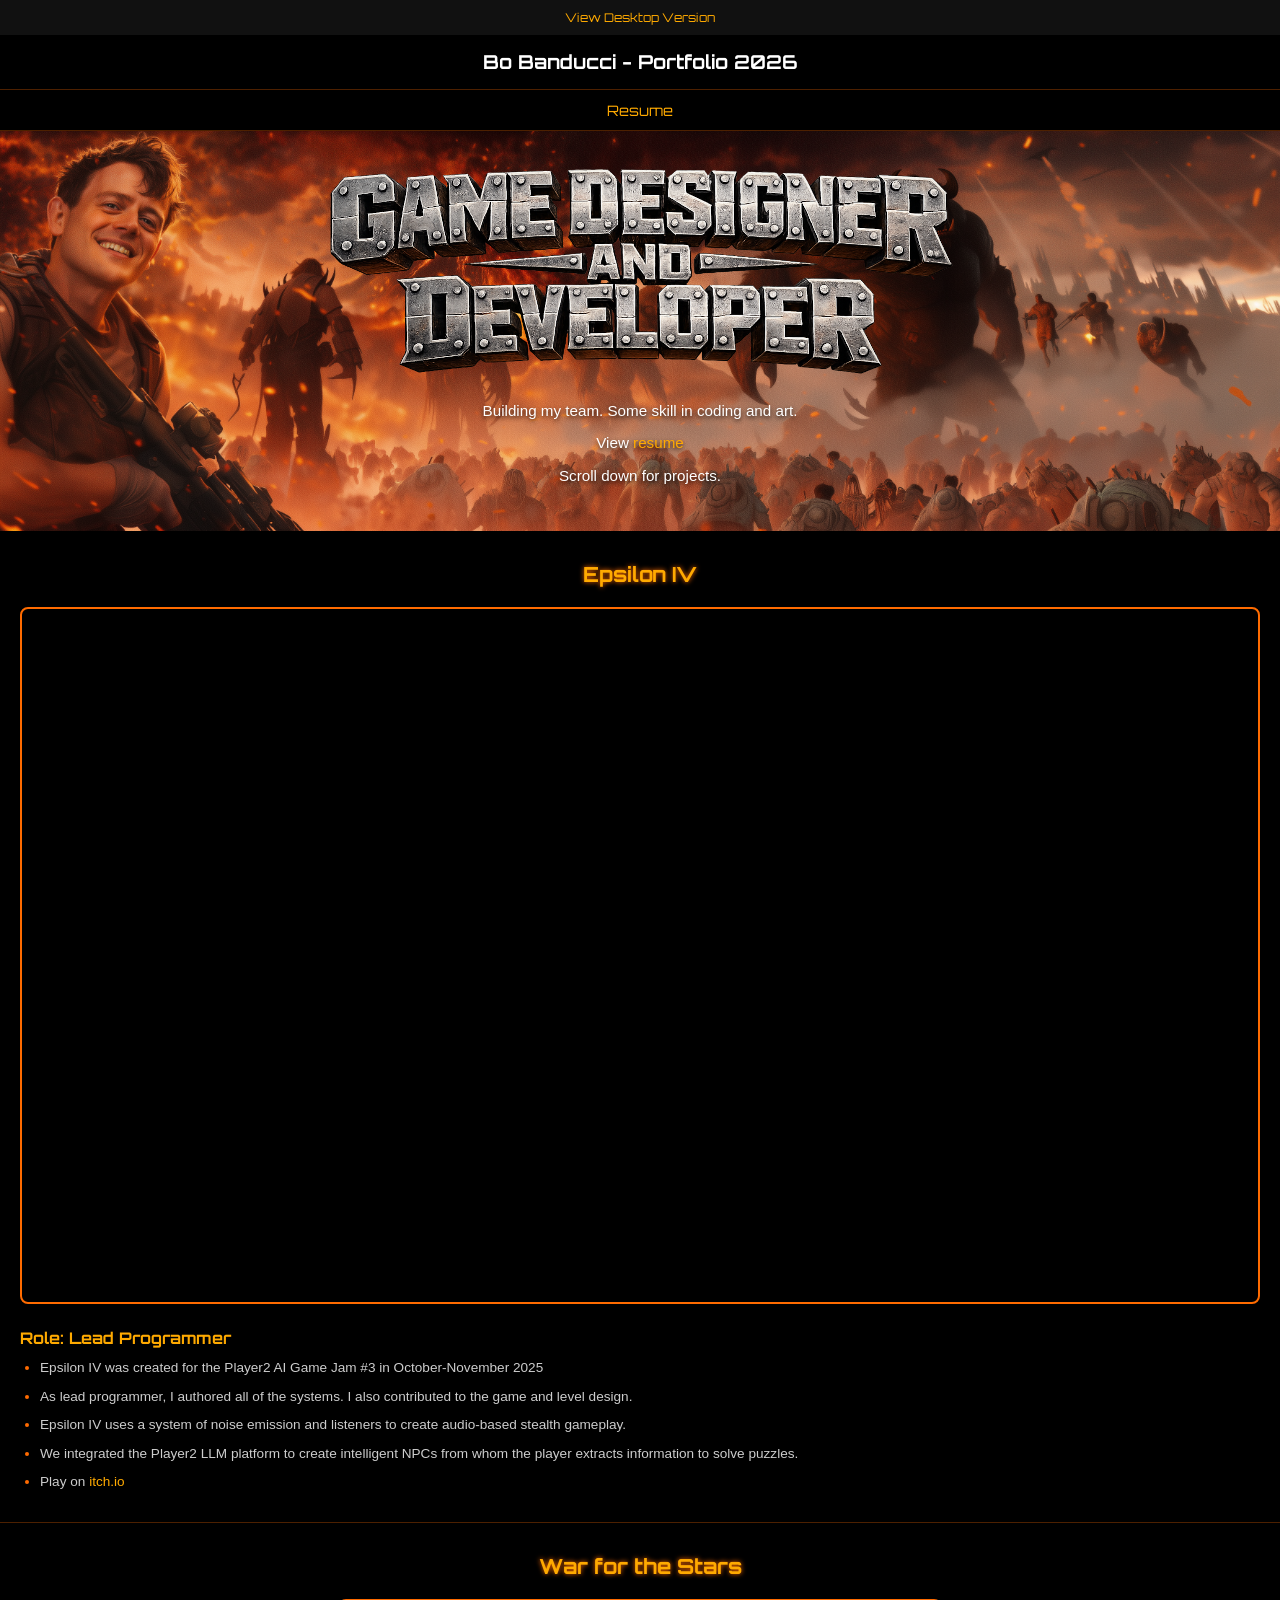
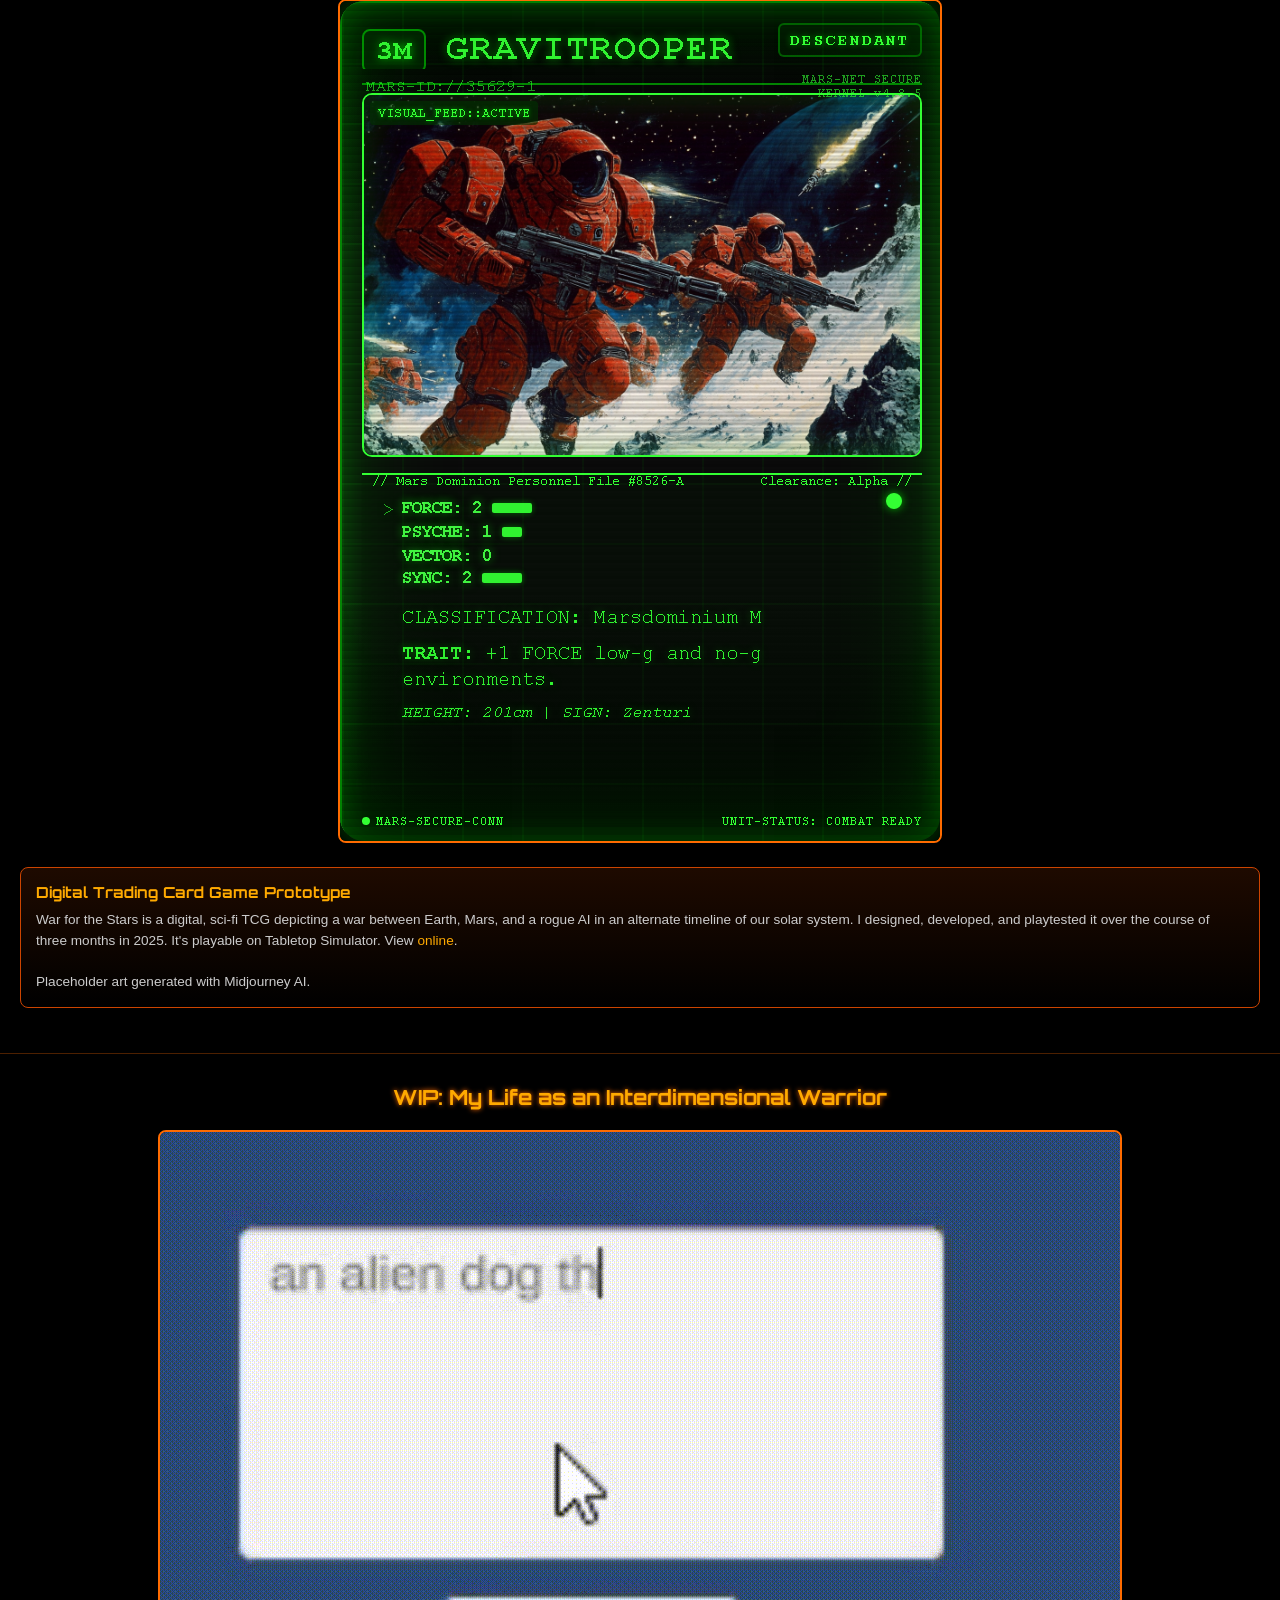
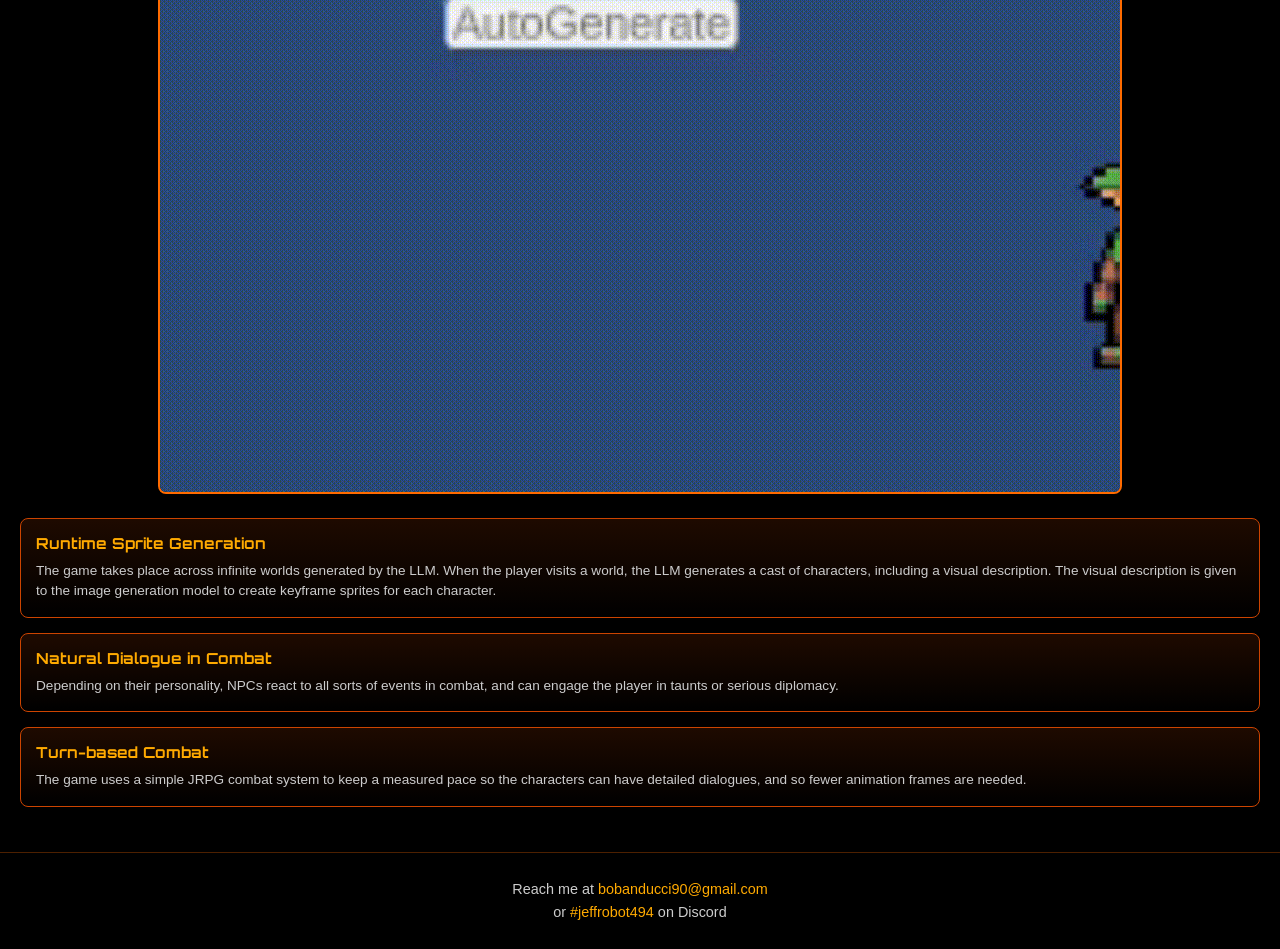
<file: archive/mobile.html>
<!DOCTYPE html>
<html lang="en">
<head>
    <meta charset="UTF-8">
    <meta name="viewport" content="width=device-width, initial-scale=1.0">
    <title>Bo Banducci - Portfolio 2026</title>
    <link href="https://fonts.googleapis.com/css2?family=Orbitron:wght@400;700;900&display=swap" rel="stylesheet">
    <style>
        * {
            margin: 0;
            padding: 0;
            box-sizing: border-box;
        }

        body {
            background-color: #000;
            color: #fff;
            font-family: 'Orbitron', sans-serif;
            min-height: 100vh;
        }

        .desktop-link {
            display: block;
            text-align: center;
            padding: 10px;
            background: #111;
            color: #FFAA00;
            font-size: 0.75rem;
            text-decoration: none;
        }

        .nav-title {
            text-align: center;
            padding: 15px;
            font-size: 1.2rem;
            font-weight: 700;
            color: #fff;
            background: rgba(0, 0, 0, 0.9);
            border-bottom: 1px solid rgba(255, 107, 0, 0.3);
        }

        .nav-links {
            text-align: center;
            padding: 10px;
            background: rgba(0, 0, 0, 0.8);
            border-bottom: 1px solid rgba(255, 107, 0, 0.3);
        }

        .nav-links a {
            color: #FFAA00;
            text-decoration: none;
            font-size: 0.9rem;
        }

        .banner {
            width: 100%;
            padding: 20px;
            background-image: url('../media/mainbanner.png');
            background-size: cover;
            background-position: center;
            text-align: center;
        }

        .banner img {
            max-width: 80%;
            height: auto;
        }

        .about-text {
            padding: 15px;
        }

        .about-text p {
            color: #fff;
            font-size: 0.95rem;
            line-height: 1.6;
            font-family: 'Segoe UI', sans-serif;
            text-shadow: 0 2px 4px rgba(0, 0, 0, 0.8);
            margin-bottom: 8px;
        }

        .about-text a {
            color: #FFAA00;
            text-decoration: none;
        }

        .section {
            padding: 30px 20px;
            border-bottom: 1px solid rgba(255, 107, 0, 0.3);
        }

        .section-title {
            font-size: 1.3rem;
            font-weight: 700;
            color: #FFAA00;
            text-shadow: 0 0 5px #FF6B00;
            margin-bottom: 20px;
            text-align: center;
        }

        .video-wrapper {
            width: 100%;
            aspect-ratio: 16 / 9;
            margin-bottom: 20px;
        }

        .video-wrapper iframe {
            width: 100%;
            height: 100%;
            border: 2px solid #FF6B00;
            border-radius: 8px;
        }

        .role-title {
            color: #FFAA00;
            font-size: 1rem;
            font-weight: 700;
            margin-bottom: 10px;
        }

        .feature-list {
            margin-left: 20px;
            display: flex;
            flex-direction: column;
            gap: 8px;
        }

        .feature-list li {
            color: #ccc;
            font-size: 0.85rem;
            font-family: 'Segoe UI', sans-serif;
            line-height: 1.5;
        }

        .feature-list li::marker {
            color: #FF6B00;
        }

        .feature-list a, .text-area a {
            color: #FFAA00;
            text-decoration: none;
        }

        .section-image {
            width: 100%;
            margin-bottom: 20px;
            text-align: center;
        }

        .section-image img {
            max-width: 100%;
            border: 2px solid #FF6B00;
            border-radius: 8px;
        }

        .text-area {
            padding: 15px;
            border: 1px solid #CC4400;
            border-radius: 8px;
            background: linear-gradient(180deg, rgba(204, 68, 0, 0.15) 0%, rgba(0,0,0,0.5) 100%);
            margin-bottom: 15px;
        }

        .text-area h3 {
            color: #FFAA00;
            font-size: 0.95rem;
            margin-bottom: 8px;
        }

        .text-area p {
            color: #ccc;
            font-size: 0.85rem;
            line-height: 1.5;
            font-family: 'Segoe UI', sans-serif;
        }

        .contact-section {
            background: #000;
            padding: 25px 20px;
            text-align: center;
        }

        .contact-section p {
            color: #ccc;
            font-size: 0.9rem;
            font-family: 'Segoe UI', sans-serif;
            line-height: 1.6;
        }

        .contact-section a {
            color: #FFAA00;
            text-decoration: none;
        }

        .contact-section .discord {
            color: #FFAA00;
        }
    </style>
</head>
<body>
    <a href="index.html" class="desktop-link">View Desktop Version</a>

    <div class="nav-title">Bo Banducci - Portfolio 2026</div>
    <div class="nav-links">
        <a href="../resume/resume-scifi.html">Resume</a>
    </div>

    <div class="banner">
        <img src="../media/projectstitle.png" alt="Projects">
        <div class="about-text">
            <p>Building my team. Some skill in coding and art.</p>
            <p>View <a href="../resume/resume-scifi.html">resume</a></p>
            <p>Scroll down for projects.</p>
        </div>
    </div>

    <!-- Epsilon IV Section -->
    <section class="section">
        <h2 class="section-title">Epsilon IV</h2>
        <div class="video-wrapper">
            <iframe
                src="https://www.youtube-nocookie.com/embed/bU1CztP-2No"
                title="Epsilon IV Trailer"
                referrerpolicy="strict-origin-when-cross-origin"
                allow="accelerometer; autoplay; clipboard-write; encrypted-media; gyroscope; picture-in-picture"
                allowfullscreen>
            </iframe>
        </div>
        <div class="role-title">Role: Lead Programmer</div>
        <ul class="feature-list">
            <li>Epsilon IV was created for the Player2 AI Game Jam #3 in October-November 2025</li>
            <li>As lead programmer, I authored all of the systems. I also contributed to the game and level design.</li>
            <li>Epsilon IV uses a system of noise emission and listeners to create audio-based stealth gameplay.</li>
            <li>We integrated the Player2 LLM platform to create intelligent NPCs from whom the player extracts information to solve puzzles.</li>
            <li>Play on <a href="https://bobanducci.itch.io/epsilon-iv" target="_blank">itch.io</a></li>
        </ul>
    </section>

    <!-- War for the Stars Section -->
    <section class="section">
        <h2 class="section-title">War for the Stars</h2>
        <div class="section-image">
            <img src="../media/card_preview.png" alt="War for the Stars Card">
        </div>
        <div class="text-area">
            <h3>Digital Trading Card Game Prototype</h3>
            <p>War for the Stars is a digital, sci-fi TCG depicting a war between Earth, Mars, and a rogue AI in an alternate timeline of our solar system. I designed, developed, and playtested it over the course of three months in 2025. It's playable on Tabletop Simulator. View <a href="https://jeffrobot494.github.io/war-for-the-stars-cards/index.html" target="_blank">online</a>.<br><br>Placeholder art generated with Midjourney AI.</p>
        </div>
    </section>

    <!-- Interdimensional Warrior Section -->
    <section class="section">
        <h2 class="section-title">WIP: My Life as an Interdimensional Warrior</h2>
        <div class="section-image">
            <img src="../media/gif01.gif" alt="Game preview">
        </div>
        <div class="text-area">
            <h3>Runtime Sprite Generation</h3>
            <p>The game takes place across infinite worlds generated by the LLM. When the player visits a world, the LLM generates a cast of characters, including a visual description. The visual description is given to the image generation model to create keyframe sprites for each character.</p>
        </div>
        <div class="text-area">
            <h3>Natural Dialogue in Combat</h3>
            <p>Depending on their personality, NPCs react to all sorts of events in combat, and can engage the player in taunts or serious diplomacy.</p>
        </div>
        <div class="text-area">
            <h3>Turn-based Combat</h3>
            <p>The game uses a simple JRPG combat system to keep a measured pace so the characters can have detailed dialogues, and so fewer animation frames are needed.</p>
        </div>
    </section>

    <!-- Contact Section -->
    <section class="contact-section">
        <p>Reach me at <a href="mailto:bobanducci90@gmail.com">bobanducci90@gmail.com</a><br>or <span class="discord">#jeffrobot494</span> on Discord</p>
    </section>
</body>
</html>
</file>
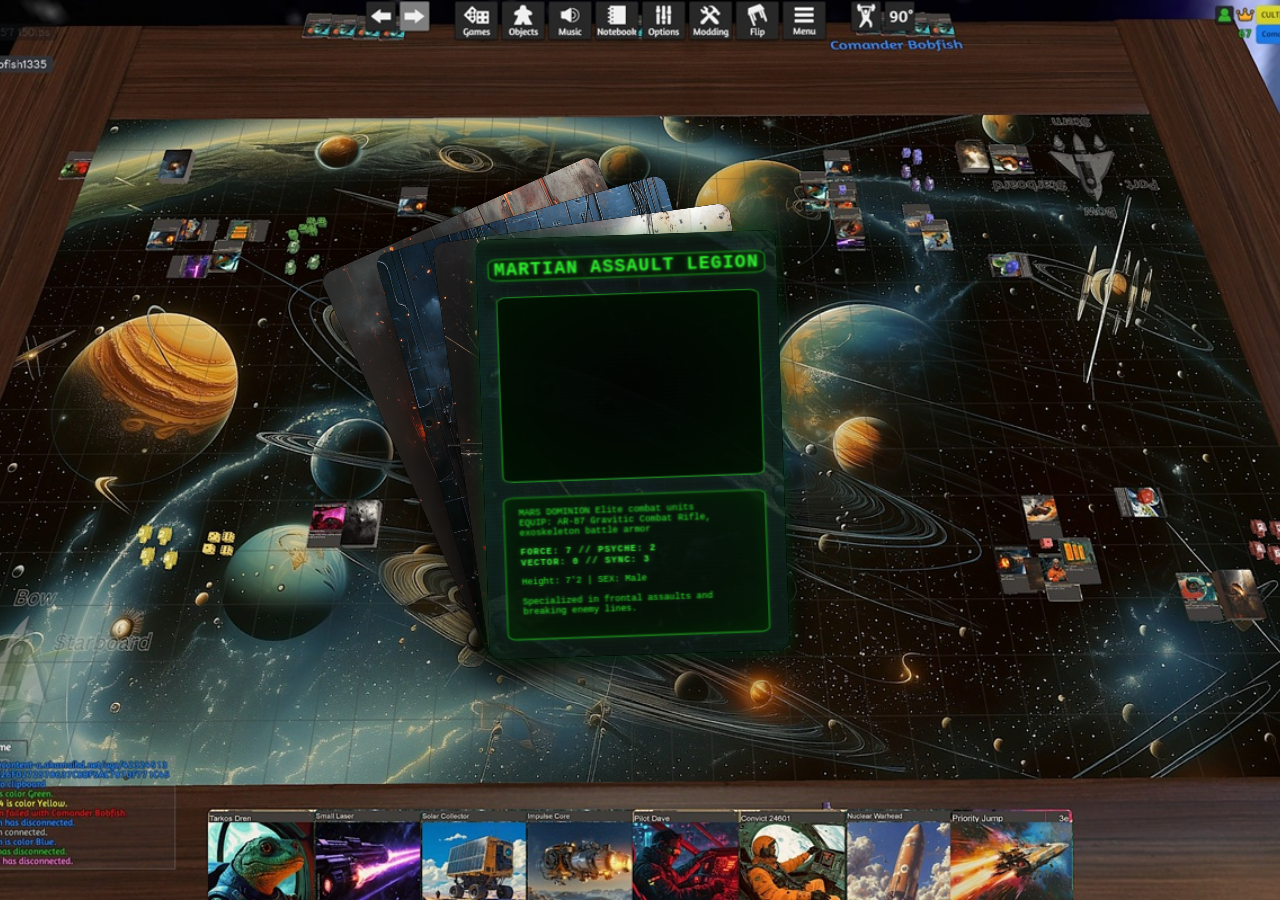
<file: media/card_prototype_alien.html>
<!DOCTYPE html>
<html lang="en">
<head>
    <meta charset="UTF-8">
    <meta name="viewport" content="width=device-width, initial-scale=1.0">
    <title>Card Design Prototype - Alien</title>
    <style>
        body {
            background: #000 url("card-bg.png") center center / cover no-repeat;
            display: flex;
            justify-content: center;
            align-items: center;
            height: 100vh;
            margin: 0;
            font-family: "Courier New", monospace;
        }

        .card {
            width: 300px;
            height: 420px;
            position: relative;
            border-radius: 12px;
            box-shadow: 0 0 15px rgba(0, 150, 50, 0.3), 0 15px 40px rgba(0, 0, 0, 0.7);
            overflow: hidden;
            background-color: #000;
        }

        /* Card content wrapper to ensure content appears above border */
        .card-content {
            position: absolute;
            top: 0;
            left: 0;
            width: 100%;
            height: 100%;
            z-index: 20;
        }

        /* Card Border using md_02.png */
        .card-border {
            position: absolute;
            top: 0;
            left: 0;
            width: 100%;
            height: 100%;
            background: url("md_02.png");
            background-size: cover;
            background-position: center;
            opacity: 0.9;
            z-index: 6;
            pointer-events: none;
            border-radius: 12px;
            filter: brightness(0.5) contrast(1.2) hue-rotate(20deg) saturate(1.5);
            box-shadow: inset 0 0 20px rgba(0, 100, 0, 0.4);
        }

        .monitor-background {
            width: 100%;
            height: 100%;
            background: linear-gradient(to bottom, rgba(0,0,0,0.7) 0%, rgba(4,20,20,0.6) 30%, rgba(4,20,20,0.6) 70%, rgba(0,0,0,0.7) 100%);
            position: relative;
            overflow: hidden;
            border-radius: 12px;
        }

        .scan-line {
            position: absolute;
            width: 100%;
            height: 4px;
            background: rgba(100, 200, 100, 0.1);
            animation: scan 6s linear infinite;
            box-shadow: 0 0 8px rgba(0, 150, 50, 0.2);
        }

        .scanlines {
            position: absolute;
            top: 0;
            left: 0;
            width: 100%;
            height: 100%;
            background: linear-gradient(
                to bottom,
                transparent 0%,
                rgba(0, 0, 0, 0.2) 50%,
                transparent 51%,
                rgba(0, 0, 0, 0.2) 100%
            );
            background-size: 100% 8px; /* Lower resolution scanlines */
            z-index: 2;
        }

        .glow {
            position: absolute;
            top: 0;
            left: 0;
            width: 100%;
            height: 100%;
            box-shadow: inset 0 0 60px rgba(0, 100, 50, 0.3);
            z-index: 1;
        }

        .title-box {
            position: absolute;
            top: 20px;
            left: 50%;
            transform: translateX(-50%) rotateX(4deg) scale(1.02);
            width: 90%;
            height: 20px;
            border: 1px solid #2a2;
            border-radius: 10px/5px;
            background: rgba(0, 20, 0, 0.6);
            display: flex;
            justify-content: center;
            align-items: center;
            z-index: 10;
            box-shadow:
                0 0 10px rgba(0, 150, 50, 0.2),
                inset 0 0 8px rgba(0, 80, 0, 0.2);
            backdrop-filter: blur(1px);
            perspective: 600px;
            perspective-origin: 50% 50%;
            transform-style: preserve-3d;
            overflow: hidden;
        }

        /* Add subtle curved scanlines to title */
        .title-box::before {
            content: '';
            position: absolute;
            top: 0;
            left: 0;
            right: 0;
            bottom: 0;
            background: radial-gradient(
                ellipse at center,
                transparent 40%,
                rgba(0, 60, 0, 0.3) 100%
            );
            pointer-events: none;
            z-index: 0;
            border-radius: 50%/10%;
            opacity: 0.8;
            transform: scale(1.2);
        }

        .title {
            color: #3f3;
            font-size: 18px;
            font-weight: bold;
            text-align: center;
            width: 100%;
            text-shadow:
                0 0 5px rgba(50, 150, 50, 0.6),
                0 0 10px rgba(0, 100, 0, 0.3);
            letter-spacing: 1px;
            text-transform: uppercase;
            font-family: "Courier New", monospace;
            position: relative;
            z-index: 1;
            transform: rotateX(-3deg); /* Counter-rotation */
            filter: blur(0.3px);
            opacity: 0.95;
        }

        .image-frame {
            position: absolute;
            top: 60px;
            left: 50%;
            transform: translateX(-50%) rotateX(4deg) scale(1.02);
            width: 85%;
            height: 180px;
            border: 1px solid #2a2;
            border-radius: 10px/5px;
            overflow: hidden;
            z-index: 10;
            box-shadow:
                0 0 10px rgba(0, 150, 50, 0.2),
                inset 0 0 15px rgba(0, 80, 0, 0.2);
            background: rgba(0, 20, 0, 0.4);
            perspective: 600px;
            perspective-origin: 50% 50%;
            transform-style: preserve-3d;
        }

        .card-image {
            width: 100%;
            height: 100%;
            object-fit: cover;
            filter: brightness(0.9) contrast(1.1) sepia(0.1) hue-rotate(20deg) blur(0.2px);
            opacity: 0.85;
            transform: rotateX(-3deg); /* Counter the parent's rotation */
            transform-origin: center;
            background-color: #000; /* For video loading */
        }

        video.card-image {
            position: absolute;
            top: 0;
            left: 0;
            width: 100%;
            height: 100%;
            object-fit: cover;
        }

        .image-overlay {
            position: absolute;
            top: 0;
            left: 0;
            width: 100%;
            height: 100%;
            background: radial-gradient(ellipse at center, rgba(0,50,0,0) 0%, rgba(0,50,0,0.3) 100%);
            z-index: 11;
            pointer-events: none;
        }


        .text-box {
            position: absolute;
            top: 260px;
            left: 50%;
            transform: translateX(-50%);
            width: 85%;
            height: 140px;
            border: 1px solid #2a2;
            border-radius: 6px;
            background: rgba(0, 20, 0, 0.6);
            padding: 10px;
            padding-left: 12px;
            padding-right: 12px;
            box-sizing: border-box;
            z-index: 10;
            box-shadow:
                0 0 10px rgba(0, 150, 50, 0.2),
                inset 0 0 15px rgba(0, 80, 0, 0.3);
            backdrop-filter: blur(1px);
            /* CRT curve effect */
            perspective: 500px;
            transform: translateX(-50%) rotateX(5deg) scale(1.03);
            perspective-origin: 50% 50%;
            transform-style: preserve-3d;
            border-radius: 10px/5px;
            overflow: hidden;
        }

        /* Add inner curved vignette */
        .text-box::before {
            content: '';
            position: absolute;
            top: 0;
            left: 0;
            right: 0;
            bottom: 0;
            background: radial-gradient(
                ellipse at center,
                transparent 40%,
                rgba(0, 60, 0, 0.3) 100%
            );
            pointer-events: none;
            z-index: 2;
            border-radius: 50%/10%;
            transform: scale(1.2);
        }

        /* Add subtle curved scanlines */
        .text-box::after {
            content: '';
            position: absolute;
            top: 0;
            left: 0;
            right: 0;
            bottom: 0;
            background: linear-gradient(
                to bottom,
                transparent 0%,
                rgba(0, 0, 0, 0.15) 50%,
                transparent 51%,
                rgba(0, 0, 0, 0.15) 100%
            );
            background-size: 100% 4px;
            border-radius: 50%/10%;
            pointer-events: none;
            z-index: 1;
            opacity: 0.8;
            transform: scale(1.1);
        }

        .text-content {
            color: #3f3;
            font-size: 9px;
            line-height: 1.1;
            text-shadow: 0 0 5px rgba(50, 150, 50, 0.4);
            position: relative;
            z-index: 3;
            transform: rotateX(-3deg) scale(0.98); /* Counteract the parent rotation */
            transform-origin: center;
            filter: blur(0.3px);
            opacity: 0.95;
        }

        .stats {
            margin: 8px 0;
            font-size: 9px;
            color: #4f4;
            font-weight: bold;
            letter-spacing: 1px;
            text-shadow: 0 0 5px rgba(50, 150, 50, 0.6);
            position: relative;
            z-index: 3;
            line-height: 1.3;
        }

        .grid {
            position: absolute;
            top: 0;
            left: 0;
            width: 100%;
            height: 100%;
            background:
                linear-gradient(rgba(0, 100, 50, 0.05) 1px, transparent 1px),
                linear-gradient(90deg, rgba(0, 100, 50, 0.05) 1px, transparent 1px);
            background-size: 30px 30px; /* Larger grid size for older look */
            z-index: 1;
        }

        /* Enhanced screen flicker effect */
        .flicker {
            position: absolute;
            top: 0;
            left: 0;
            width: 100%;
            height: 100%;
            background: rgba(255, 255, 255, 0.05);
            z-index: 4;
            animation: flicker 3s infinite;
            pointer-events: none;
        }

        /* Add some noise texture */
        .noise {
            position: absolute;
            top: 0;
            left: 0;
            width: 100%;
            height: 100%;
            background-image: url('[data-uri]');
            opacity: 0.05;
            z-index: 3;
            pointer-events: none;
        }

        /* Enhanced text distortion */
        .title span {
            display: inline-block;
            animation: textGlitch 3s infinite;
            animation-delay: calc(var(--i) * 0.025s);
        }

        /* Add a screen horizontal distortion */
        .horizontal-distortion {
            position: absolute;
            top: 0;
            left: 0;
            width: 100%;
            height: 100%;
            z-index: 5;
            animation: horizontalDistortion 7s infinite;
            pointer-events: none;
        }

        /* Image scanline effect */
        .image-scanlines {
            position: absolute;
            top: 0;
            left: 0;
            width: 100%;
            height: 100%;
            background: linear-gradient(
                to bottom,
                rgba(0, 0, 0, 0.2) 0%,
                rgba(0, 0, 0, 0) 50%,
                rgba(0, 0, 0, 0.2) 100%
            );
            background-size: 100% 4px;
            z-index: 3;
            pointer-events: none;
        }

        /* Alien text flicker styles */
        .english-text {
            display: block;
        }

        .alien-text {
            display: none;
        }

        @keyframes scan {
            0% { top: -5%; }
            100% { top: 105%; }
        }

        @keyframes flicker {
            0%, 100% { opacity: 0; }
            5% { opacity: 0.1; }
            10% { opacity: 0; }
            15% { opacity: 0.3; }
            20% { opacity: 0; }
            22% { opacity: 0.15; }
            24% { opacity: 0; }
            30% { opacity: 0; }
            40% { opacity: 0.15; }
            50% { opacity: 0; }
            52% { opacity: 0.5; }
            54% { opacity: 0; }
            70% { opacity: 0.1; }
            80% { opacity: 0; }
            97% { opacity: 0.3; }
            99% { opacity: 0; }
        }

        @keyframes textGlitch {
            0%, 100% { transform: translateY(0); }
            10% { transform: translateY(0); }
            10.2% { transform: translateY(-3px); filter: blur(0.5px); }
            10.4% { transform: translateY(0); filter: blur(0); }
            30% { transform: translateY(0); opacity: 1; }
            30.1% { transform: translateY(2px); opacity: 0.8; }
            30.2% { transform: translateY(0); opacity: 1; }
            45% { transform: translateY(0); }
            45.1% { transform: translateY(-4px); filter: blur(1px); }
            45.2% { transform: translateY(0); filter: blur(0); }
            65% { transform: translateY(0); }
            65.1% { transform: translateY(1px); opacity: 0.7; }
            65.2% { transform: translateY(0); opacity: 1; }
        }

        @keyframes horizontalDistortion {
            0%, 100% { transform: skewX(0); }
            20% { transform: skewX(0); }
            20.1% { transform: skewX(2deg); }
            20.2% { transform: skewX(0); }
            40% { transform: skewX(0); }
            40.1% { transform: skewX(-2deg); }
            40.2% { transform: skewX(0); }
            60% { transform: skewX(0); }
            60.1% { transform: skewX(1deg); }
            60.2% { transform: skewX(0); }
            80% { transform: skewX(0); }
            80.1% { transform: skewX(-1deg); }
            80.2% { transform: skewX(0); }
        }

        /* Card fan container */
        .card-fan {
            position: relative;
            width: 300px;
            height: 420px;
        }

        .card-fan .card {
            position: absolute;
            top: 0;
            left: 0;
            transform-origin: bottom left;
        }

        .card-fan .card.back-1,
        .card-fan .card.back-2,
        .card-fan .card.back-3 {
            box-shadow: 0 15px 40px rgba(0, 0, 0, 0.7);
        }

        .card-fan .card.back-1 {
            transform: rotate(-24deg);
            z-index: 1;
        }

        .card-fan .card.back-2 {
            transform: rotate(-16deg);
            z-index: 2;
        }

        .card-fan .card.back-3 {
            transform: rotate(-8deg);
            z-index: 3;
        }

        .card-fan .card.front {
            transform: rotate(-2deg);
            z-index: 4;
        }

        .card-back-image {
            width: 100%;
            height: 100%;
            object-fit: cover;
            border-radius: 12px;
        }

        /* Card will occasionally glitch entirely - only on front card */
        .card.front {
            animation: cardGlitch 10s infinite;
        }

        @keyframes cardGlitch {
            0%, 100% { transform: rotate(-2deg) translateX(0); }
            47% { transform: rotate(-2deg) translateX(0); }
            47.1% { transform: rotate(-2deg) translateX(4px); }
            47.2% { transform: rotate(-2deg) translateX(-2px); }
            47.3% { transform: rotate(-2deg) translateX(0); }
            82% { transform: rotate(-2deg) translateX(0); }
            82.1% { transform: rotate(-2deg) translateX(-5px); }
            82.15% { transform: rotate(-2deg) translateX(3px); }
            82.2% { transform: rotate(-2deg) translateX(0); }
        }

    </style>
</head>
<body>
    <div class="card-fan">
        <!-- Back card 1 (furthest left) -->
        <div class="card back-1">
            <img src="back_00.png" class="card-back-image" alt="Card back">
        </div>

        <!-- Back card 2 -->
        <div class="card back-2">
            <img src="back_01.png" class="card-back-image" alt="Card back">
        </div>

        <!-- Back card 3 -->
        <div class="card back-3">
            <img src="back_02.png" class="card-back-image" alt="Card back">
        </div>

        <!-- Front card (main) -->
        <div class="card front">
            <div class="card-border"></div>
            <div class="card-content">
            <div class="monitor-background">
                <div class="grid"></div>
                <div class="scanlines"></div>
                <div class="scan-line"></div>
                <div class="glow"></div>
                <div class="noise"></div>
                <div class="flicker"></div>
                <div class="horizontal-distortion"></div>

                <div class="title-box">
                    <div class="title english-text">
                        <span style="--i:1">M</span><span style="--i:2">A</span><span style="--i:3">R</span><span style="--i:4">T</span><span style="--i:5">I</span><span style="--i:6">A</span><span style="--i:7">N</span>
                        <span style="--i:6">A</span><span style="--i:7">S</span><span style="--i:8">S</span><span style="--i:9">A</span><span style="--i:10">U</span><span style="--i:11">L</span><span style="--i:12">T</span>
                        <span style="--i:13">L</span><span style="--i:14">E</span><span style="--i:15">G</span><span style="--i:16">I</span><span style="--i:17">O</span><span style="--i:18">N</span><span style="--i:19"></span>
                    </div>
                    <div class="title alien-text">
                        <span style="--i:1">∇</span><span style="--i:2">∧</span><span style="--i:3">⍚</span><span style="--i:4">↑</span><span style="--i:5">⌶</span><span style="--i:6">∧</span><span style="--i:7">⋈</span>
                        <span style="--i:6">∧</span><span style="--i:7">⬡</span><span style="--i:8">⬡</span><span style="--i:9">∧</span><span style="--i:10">⊔</span><span style="--i:11">⌊</span><span style="--i:12">↑</span>
                        <span style="--i:13">⌊</span><span style="--i:14">Ξ</span>
                    </div>
                </div>

                <div class="image-frame">
                    <video autoplay loop muted playsinline class="card-image">
                        <source src="md_00.mp4" type="video/mp4">
                        Your browser does not support the video tag.
                    </video>
                    <div class="image-overlay"></div>
                    <div class="image-scanlines"></div>
                </div>

                <div class="text-box">
                    <div class="text-content">
                        <div class="english-text">
                            MARS DOMINION Elite combat units<br>
                            EQUIP: AR-87 Gravitic Combat Rifle, exoskeleton battle armor<br>
                            <div class="stats">
                                FORCE: 7 //
                                PSYCHE: 2<br>
                                VECTOR: 0 //
                                SYNC: 3</br>

                            </div>
							Height: 7'2 | SEX: Male</br>
							</br>
                            Specialized in frontal assaults and breaking enemy lines.
                        </div>
                        <div class="alien-text">
                            ∇∧⍚⬡ ◇⍜∇⌶⋈⌶⍜⋈ Ξ⌊⌶↑Ξ ◠⍜∇⧫∧↑ ⊔⋈⌶↑⬡<br>
                            Ξ◈⊔⌶⍴: ∧⍚-∞⌐ ⟁⍚∧⋁⌶↑⌶◠ ◠⍜∇⧫∧↑ ⍚⌶⎔⌊Ξ<br>
                            <div class="stats">
                                ⎔⍜⍚◠Ξ: ⌐ //
                                ⍴⬡⋔◠⊧Ξ: ⧢<br>
                                ⋁Ξ◠↑⍜⍚: ⊘ //
                                ⬡⋔⋈◠: Ʒ</br>

                            </div>
							⊧Ξ⌶⟁⊧↑: ⌐'⧢ | ⬡Ξ╳: ∇∧⌊Ξ</br>
							</br>
                            ⬡⍴Ξ◠⌶∧⌊⌶⌬Ξ◇ ⌶⋈ ⎔⍚⍜⋈↑∧⌊ ∧⬡⬡∧⊔⌊↑⬡ ∧⋈◇ ⧫⍚Ξ∧⋊⌶⋈⟁ Ξ⋈Ξ∇⋔ ⌊⌶⋈Ξ⬡.
                        </div>
                    </div>
                </div>
            </div>
        </div>
    </div>
    </div>

    <script>
        // Alien text character mapping (for reference)
        const alienMap = {
            'A': '∧', 'B': '⧫', 'C': '◠', 'D': '◇', 'E': 'Ξ',
            'F': '⎔', 'G': '⟁', 'H': '⊧', 'I': '⌶', 'J': '⌡',
            'K': '⋊', 'L': '⌊', 'M': '∇', 'N': '⋈', 'O': '⍜',
            'P': '⍴', 'Q': '◈', 'R': '⍚', 'S': '⬡', 'T': '↑',
            'U': '⊔', 'V': '⋁', 'W': '⍡', 'X': '╳', 'Y': '⋔',
            'Z': '⌬',
            '0': '⊘', '1': '⎸', '2': '⧢', '3': 'Ʒ', '4': '⟊',
            '5': '⧳', '6': '⧲', '7': '⌐', '8': '∞', '9': '⧪'
        };

        // Counter to track consecutive flickers
        let flickerCount = 0;

        // Function to toggle between English and Alien text
        function toggleLanguage() {
            const englishElements = document.querySelectorAll('.english-text');
            const alienElements = document.querySelectorAll('.alien-text');

            // Show Alien text (hide English)
            englishElements.forEach(el => el.style.display = 'none');
            alienElements.forEach(el => el.style.display = 'block');

            // Random duration for Alien text between 100ms and 500ms (0.1-0.5 seconds)
            const alienDuration = Math.random() * 400 + 100;

            // After the random duration, switch back to English
            setTimeout(() => {
                englishElements.forEach(el => el.style.display = 'block');
                alienElements.forEach(el => el.style.display = 'none');

                // Decide whether to immediately flicker again
                decideNextFlicker();
            }, alienDuration);
        }

        // Function to decide whether to immediately flicker again or schedule next flicker
        function decideNextFlicker() {
            flickerCount++;

            // For 1st consecutive flicker: 50% chance to immediately flicker again
            if (flickerCount === 1 && Math.random() < 0.5) {
                // Short delay (75-150ms) before immediate flicker
                const quickDelay = Math.random() * 75 + 75;
                setTimeout(toggleLanguage, quickDelay);
                return;
            }

            // For 2nd consecutive flicker: 25% chance to immediately flicker again
            if (flickerCount === 2 && Math.random() < 0.25) {
                // Short delay (50-100ms) before immediate flicker
                const quickDelay = Math.random() * 50 + 50;
                setTimeout(toggleLanguage, quickDelay);
                return;
            }

            // Reset flicker count and schedule next regular flicker
            flickerCount = 0;
            scheduleNextFlicker();
        }

        // Function to schedule the next language flicker
        function scheduleNextFlicker() {
            // Calculate a random delay between 1.5-3 seconds
            const nextFlickerDelay = Math.random() * 1500 + 1500;

            setTimeout(toggleLanguage, nextFlickerDelay);
        }

        // Start the language flicker effect when page loads
        function startLanguageFlicker() {
            // Initial delay before first flicker (random between 1-2 seconds)
            const initialDelay = Math.random() * 1000 + 1000;
            setTimeout(toggleLanguage, initialDelay);
        }

        // Start the language flicker effect when page loads
        window.addEventListener('load', startLanguageFlicker);
    </script>
</body>
</html>
</file>
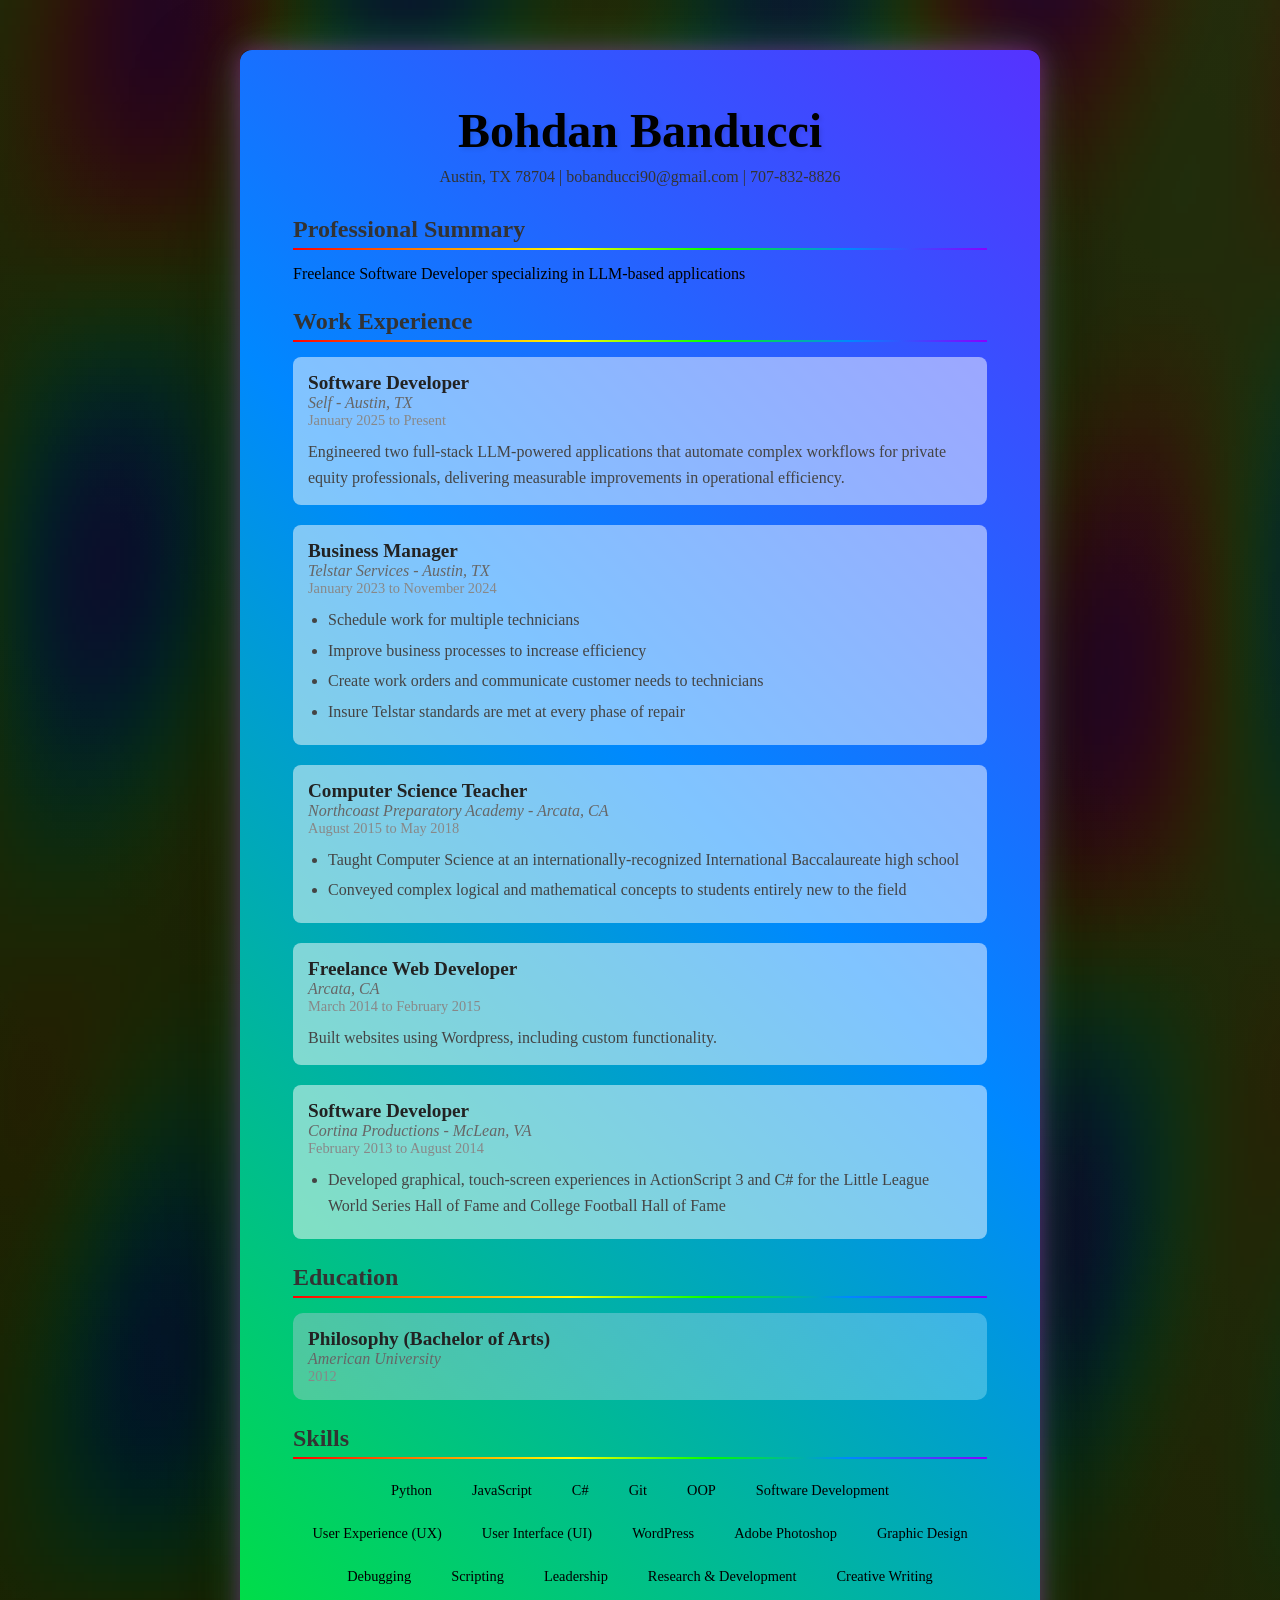
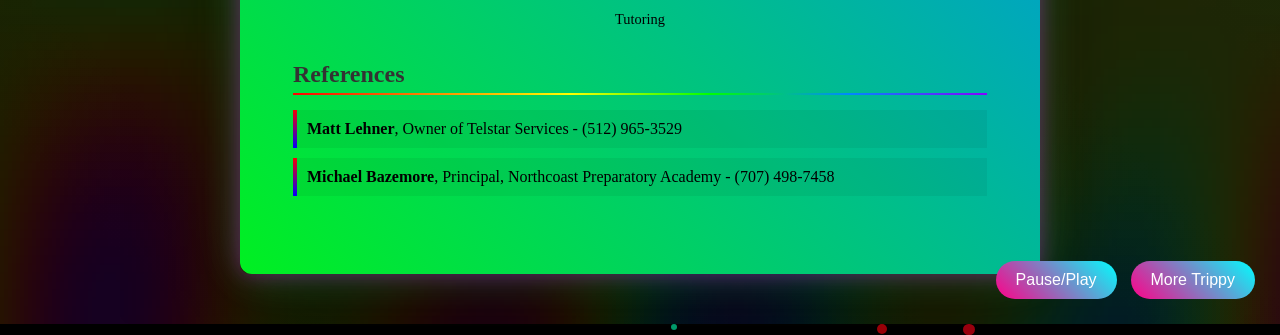
<file: resume/resume-3d.html>
<!DOCTYPE html>
<html lang="en">
<head>
    <meta charset="UTF-8">
    <meta name="viewport" content="width=device-width, initial-scale=1.0">
    <title>Bohdan Banducci - Resume (The Experience)</title>
    <style>
        * {
            margin: 0;
            padding: 0;
            box-sizing: border-box;
        }

        body {
            min-height: 100vh;
            background: #000;
            font-family: 'Georgia', serif;
            overflow-x: hidden;
            perspective: 1000px;
        }

        /* Trippy animated background */
        .background {
            position: fixed;
            top: 0;
            left: 0;
            width: 100%;
            height: 100%;
            z-index: -1;
            background: linear-gradient(45deg, #000, #111);
        }

        .background canvas {
            width: 100%;
            height: 100%;
        }

        /* Rainbow glow filter */
        .rainbow-glow {
            filter: drop-shadow(0 0 10px currentColor);
            animation: rainbowText 5s linear infinite;
        }

        @keyframes rainbowText {
            0% { color: #ff0000; }
            16% { color: #ff8800; }
            33% { color: #ffff00; }
            50% { color: #00ff00; }
            66% { color: #0088ff; }
            83% { color: #8800ff; }
            100% { color: #ff0000; }
        }

        /* 3D Scene container */
        .scene {
            width: 100%;
            min-height: 100vh;
            display: flex;
            justify-content: center;
            align-items: flex-start;
            padding: 50px 20px;
            transform-style: preserve-3d;
        }

        /* The resume card */
        .resume-card {
            width: 100%;
            max-width: 800px;
            background: rgba(255, 255, 255, 0.95);
            border-radius: 10px;
            padding: 50px;
            transform-style: preserve-3d;
            animation: floatCard 6s ease-in-out infinite, wobble 10s ease-in-out infinite;
            box-shadow:
                0 0 20px rgba(255, 0, 255, 0.3),
                0 0 40px rgba(0, 255, 255, 0.2),
                0 0 60px rgba(255, 255, 0, 0.1),
                0 50px 100px rgba(0, 0, 0, 0.5);
            border: 3px solid transparent;
            background-clip: padding-box;
            position: relative;
        }

        .resume-card::before {
            content: '';
            position: absolute;
            top: -3px;
            left: -3px;
            right: -3px;
            bottom: -3px;
            background: linear-gradient(45deg, #ff0000, #ff8800, #ffff00, #00ff00, #0088ff, #8800ff, #ff0000);
            background-size: 400% 400%;
            border-radius: 12px;
            z-index: -1;
            animation: borderRainbow 3s linear infinite;
        }

        @keyframes borderRainbow {
            0% { background-position: 0% 50%; }
            50% { background-position: 100% 50%; }
            100% { background-position: 0% 50%; }
        }

        @keyframes floatCard {
            0%, 100% { transform: translateY(0) translateZ(0); }
            50% { transform: translateY(-20px) translateZ(50px); }
        }

        @keyframes wobble {
            0%, 100% { transform: rotateY(0deg) rotateX(0deg); }
            25% { transform: rotateY(3deg) rotateX(1deg); }
            75% { transform: rotateY(-3deg) rotateX(-1deg); }
        }

        /* Header */
        .header {
            text-align: center;
            margin-bottom: 30px;
            transform-style: preserve-3d;
        }

        .name {
            font-size: 3rem;
            font-weight: bold;
            margin-bottom: 10px;
            animation: rainbowText 5s linear infinite, pulse 2s ease-in-out infinite;
            text-shadow: 2px 2px 4px rgba(0,0,0,0.1);
        }

        @keyframes pulse {
            0%, 100% { transform: scale(1) translateZ(0); }
            50% { transform: scale(1.02) translateZ(20px); }
        }

        .contact-info {
            color: #333;
            font-size: 1rem;
            animation: breathe 4s ease-in-out infinite;
        }

        @keyframes breathe {
            0%, 100% { opacity: 0.8; letter-spacing: 0px; }
            50% { opacity: 1; letter-spacing: 1px; }
        }

        /* Sections */
        .section {
            margin-bottom: 25px;
            transform-style: preserve-3d;
            animation: sectionFloat 5s ease-in-out infinite;
            animation-delay: var(--delay, 0s);
        }

        @keyframes sectionFloat {
            0%, 100% { transform: translateZ(0); }
            50% { transform: translateZ(15px); }
        }

        .section-title {
            font-size: 1.5rem;
            color: #333;
            border-bottom: 2px solid;
            border-image: linear-gradient(90deg, #ff0000, #ff8800, #ffff00, #00ff00, #0088ff, #8800ff) 1;
            padding-bottom: 5px;
            margin-bottom: 15px;
            animation: shimmer 3s linear infinite;
        }

        @keyframes shimmer {
            0% { border-image: linear-gradient(90deg, #ff0000, #ff8800, #ffff00, #00ff00, #0088ff, #8800ff) 1; }
            50% { border-image: linear-gradient(90deg, #8800ff, #ff0000, #ff8800, #ffff00, #00ff00, #0088ff) 1; }
            100% { border-image: linear-gradient(90deg, #ff0000, #ff8800, #ffff00, #00ff00, #0088ff, #8800ff) 1; }
        }

        /* Jobs */
        .job {
            margin-bottom: 20px;
            padding: 15px;
            background: rgba(255, 255, 255, 0.5);
            border-radius: 8px;
            transition: all 0.3s ease;
            animation: morphBg 8s ease-in-out infinite;
            animation-delay: var(--delay, 0s);
        }

        @keyframes morphBg {
            0%, 100% { background: rgba(255, 200, 200, 0.3); border-radius: 8px; }
            25% { background: rgba(200, 255, 200, 0.3); border-radius: 15px 5px; }
            50% { background: rgba(200, 200, 255, 0.3); border-radius: 5px 15px; }
            75% { background: rgba(255, 255, 200, 0.3); border-radius: 12px; }
        }

        .job:hover {
            transform: translateZ(30px) scale(1.02);
            box-shadow: 0 10px 40px rgba(0, 0, 0, 0.2);
        }

        .job-title {
            font-size: 1.2rem;
            font-weight: bold;
            color: #222;
        }

        .job-company {
            color: #666;
            font-style: italic;
        }

        .job-date {
            color: #888;
            font-size: 0.9rem;
        }

        .job-description {
            margin-top: 10px;
            color: #444;
            line-height: 1.6;
        }

        .job-description ul {
            margin-left: 20px;
        }

        .job-description li {
            margin-bottom: 5px;
        }

        /* Skills cloud */
        .skills-cloud {
            display: flex;
            flex-wrap: wrap;
            gap: 10px;
            justify-content: center;
        }

        .skill {
            padding: 8px 15px;
            border-radius: 20px;
            font-size: 0.9rem;
            animation: skillPop 4s ease-in-out infinite, skillColor 6s linear infinite;
            animation-delay: var(--delay, 0s);
            cursor: default;
            transition: transform 0.2s;
        }

        .skill:hover {
            transform: scale(1.2) translateZ(20px);
        }

        @keyframes skillPop {
            0%, 100% { transform: translateY(0) rotate(0deg); }
            25% { transform: translateY(-5px) rotate(2deg); }
            75% { transform: translateY(3px) rotate(-2deg); }
        }

        @keyframes skillColor {
            0% { background: rgba(255, 100, 100, 0.7); color: #fff; }
            25% { background: rgba(100, 255, 100, 0.7); color: #000; }
            50% { background: rgba(100, 100, 255, 0.7); color: #fff; }
            75% { background: rgba(255, 255, 100, 0.7); color: #000; }
            100% { background: rgba(255, 100, 100, 0.7); color: #fff; }
        }

        /* Floating particles */
        .particle {
            position: fixed;
            width: 10px;
            height: 10px;
            border-radius: 50%;
            pointer-events: none;
            animation: particleFloat 10s linear infinite;
            opacity: 0.6;
        }

        @keyframes particleFloat {
            0% { transform: translateY(100vh) rotate(0deg); opacity: 0; }
            10% { opacity: 0.6; }
            90% { opacity: 0.6; }
            100% { transform: translateY(-100vh) rotate(720deg); opacity: 0; }
        }

        /* Mouse trail effect */
        .trail {
            position: fixed;
            width: 20px;
            height: 20px;
            border-radius: 50%;
            pointer-events: none;
            animation: trailFade 1s ease-out forwards;
            z-index: 9999;
        }

        @keyframes trailFade {
            0% { transform: scale(1); opacity: 0.8; }
            100% { transform: scale(0); opacity: 0; }
        }

        /* Education */
        .education {
            padding: 15px;
            background: linear-gradient(135deg, rgba(255,200,255,0.3), rgba(200,255,255,0.3));
            border-radius: 10px;
            animation: eduGlow 4s ease-in-out infinite;
        }

        @keyframes eduGlow {
            0%, 100% { box-shadow: 0 0 10px rgba(255, 0, 255, 0.3); }
            50% { box-shadow: 0 0 30px rgba(0, 255, 255, 0.5); }
        }

        /* References */
        .reference {
            padding: 10px;
            margin-bottom: 10px;
            background: rgba(0, 0, 0, 0.05);
            border-left: 4px solid;
            border-image: linear-gradient(to bottom, #ff0000, #0000ff) 1;
            animation: refSlide 5s ease-in-out infinite;
        }

        @keyframes refSlide {
            0%, 100% { transform: translateX(0); }
            50% { transform: translateX(10px); }
        }

        /* Controls */
        .controls {
            position: fixed;
            bottom: 20px;
            right: 20px;
            z-index: 1000;
        }

        .controls button {
            padding: 10px 20px;
            margin: 5px;
            border: none;
            border-radius: 25px;
            background: linear-gradient(45deg, #ff0088, #00ffff);
            color: white;
            font-size: 1rem;
            cursor: pointer;
            transition: transform 0.2s;
        }

        .controls button:hover {
            transform: scale(1.1);
        }

        .paused * {
            animation-play-state: paused !important;
        }
    </style>
</head>
<body>
    <div class="background">
        <canvas id="tripCanvas"></canvas>
    </div>

    <div class="scene" id="scene">
        <div class="resume-card" id="resumeCard">
            <div class="header">
                <h1 class="name">Bohdan Banducci</h1>
                <div class="contact-info">
                    Austin, TX 78704 | bobanducci90@gmail.com | 707-832-8826
                </div>
            </div>

            <div class="section" style="--delay: 0s;">
                <h2 class="section-title">Professional Summary</h2>
                <p>Freelance Software Developer specializing in LLM-based applications</p>
            </div>

            <div class="section" style="--delay: 0.5s;">
                <h2 class="section-title">Work Experience</h2>

                <div class="job" style="--delay: 0s;">
                    <div class="job-title">Software Developer</div>
                    <div class="job-company">Self - Austin, TX</div>
                    <div class="job-date">January 2025 to Present</div>
                    <div class="job-description">
                        Engineered two full-stack LLM-powered applications that automate complex workflows for private equity professionals, delivering measurable improvements in operational efficiency.
                    </div>
                </div>

                <div class="job" style="--delay: 1s;">
                    <div class="job-title">Business Manager</div>
                    <div class="job-company">Telstar Services - Austin, TX</div>
                    <div class="job-date">January 2023 to November 2024</div>
                    <div class="job-description">
                        <ul>
                            <li>Schedule work for multiple technicians</li>
                            <li>Improve business processes to increase efficiency</li>
                            <li>Create work orders and communicate customer needs to technicians</li>
                            <li>Insure Telstar standards are met at every phase of repair</li>
                        </ul>
                    </div>
                </div>

                <div class="job" style="--delay: 2s;">
                    <div class="job-title">Computer Science Teacher</div>
                    <div class="job-company">Northcoast Preparatory Academy - Arcata, CA</div>
                    <div class="job-date">August 2015 to May 2018</div>
                    <div class="job-description">
                        <ul>
                            <li>Taught Computer Science at an internationally-recognized International Baccalaureate high school</li>
                            <li>Conveyed complex logical and mathematical concepts to students entirely new to the field</li>
                        </ul>
                    </div>
                </div>

                <div class="job" style="--delay: 3s;">
                    <div class="job-title">Freelance Web Developer</div>
                    <div class="job-company">Arcata, CA</div>
                    <div class="job-date">March 2014 to February 2015</div>
                    <div class="job-description">
                        Built websites using Wordpress, including custom functionality.
                    </div>
                </div>

                <div class="job" style="--delay: 4s;">
                    <div class="job-title">Software Developer</div>
                    <div class="job-company">Cortina Productions - McLean, VA</div>
                    <div class="job-date">February 2013 to August 2014</div>
                    <div class="job-description">
                        <ul>
                            <li>Developed graphical, touch-screen experiences in ActionScript 3 and C# for the Little League World Series Hall of Fame and College Football Hall of Fame</li>
                        </ul>
                    </div>
                </div>
            </div>

            <div class="section" style="--delay: 1s;">
                <h2 class="section-title">Education</h2>
                <div class="education">
                    <div class="job-title">Philosophy (Bachelor of Arts)</div>
                    <div class="job-company">American University</div>
                    <div class="job-date">2012</div>
                </div>
            </div>

            <div class="section" style="--delay: 1.5s;">
                <h2 class="section-title">Skills</h2>
                <div class="skills-cloud">
                    <span class="skill" style="--delay: 0.0s;">Python</span>
                    <span class="skill" style="--delay: 0.1s;">JavaScript</span>
                    <span class="skill" style="--delay: 0.2s;">C#</span>
                    <span class="skill" style="--delay: 0.3s;">Git</span>
                    <span class="skill" style="--delay: 0.4s;">OOP</span>
                    <span class="skill" style="--delay: 0.5s;">Software Development</span>
                    <span class="skill" style="--delay: 0.6s;">User Experience (UX)</span>
                    <span class="skill" style="--delay: 0.7s;">User Interface (UI)</span>
                    <span class="skill" style="--delay: 0.8s;">WordPress</span>
                    <span class="skill" style="--delay: 0.9s;">Adobe Photoshop</span>
                    <span class="skill" style="--delay: 1.0s;">Graphic Design</span>
                    <span class="skill" style="--delay: 1.1s;">Debugging</span>
                    <span class="skill" style="--delay: 1.2s;">Scripting</span>
                    <span class="skill" style="--delay: 1.3s;">Leadership</span>
                    <span class="skill" style="--delay: 1.4s;">Research & Development</span>
                    <span class="skill" style="--delay: 1.5s;">Creative Writing</span>
                    <span class="skill" style="--delay: 1.6s;">Tutoring</span>
                </div>
            </div>

            <div class="section" style="--delay: 2s;">
                <h2 class="section-title">References</h2>
                <div class="reference">
                    <strong>Matt Lehner</strong>, Owner of Telstar Services - (512) 965-3529
                </div>
                <div class="reference">
                    <strong>Michael Bazemore</strong>, Principal, Northcoast Preparatory Academy - (707) 498-7458
                </div>
            </div>
        </div>
    </div>

    <div class="controls">
        <button onclick="toggleAnimations()">Pause/Play</button>
        <button onclick="intensifyTrip()">More Trippy</button>
    </div>

    <script>
        // Trippy background canvas
        const canvas = document.getElementById('tripCanvas');
        const ctx = canvas.getContext('2d');
        let time = 0;
        let intensity = 1;

        function resizeCanvas() {
            canvas.width = window.innerWidth;
            canvas.height = window.innerHeight;
        }
        resizeCanvas();
        window.addEventListener('resize', resizeCanvas);

        function drawTrippyBackground() {
            time += 0.02 * intensity;

            const imageData = ctx.createImageData(canvas.width, canvas.height);
            const data = imageData.data;

            for (let x = 0; x < canvas.width; x += 4) {
                for (let y = 0; y < canvas.height; y += 4) {
                    const i = (y * canvas.width + x) * 4;

                    const value = Math.sin(x * 0.01 + time) * Math.cos(y * 0.01 + time) *
                                  Math.sin((x + y) * 0.005 + time * 0.5);

                    const r = Math.sin(value * Math.PI + time) * 50 + 50;
                    const g = Math.sin(value * Math.PI + time + 2) * 50 + 50;
                    const b = Math.sin(value * Math.PI + time + 4) * 50 + 50;

                    // Fill 4x4 block for performance
                    for (let dx = 0; dx < 4 && x + dx < canvas.width; dx++) {
                        for (let dy = 0; dy < 4 && y + dy < canvas.height; dy++) {
                            const idx = ((y + dy) * canvas.width + (x + dx)) * 4;
                            data[idx] = r;
                            data[idx + 1] = g;
                            data[idx + 2] = b;
                            data[idx + 3] = 100;
                        }
                    }
                }
            }

            ctx.putImageData(imageData, 0, 0);
            requestAnimationFrame(drawTrippyBackground);
        }
        drawTrippyBackground();

        // Mouse trail effect
        document.addEventListener('mousemove', (e) => {
            const trail = document.createElement('div');
            trail.className = 'trail';
            trail.style.left = e.clientX - 10 + 'px';
            trail.style.top = e.clientY - 10 + 'px';
            trail.style.background = `hsl(${Math.random() * 360}, 100%, 50%)`;
            document.body.appendChild(trail);

            setTimeout(() => trail.remove(), 1000);
        });

        // 3D tilt effect on mouse move
        const card = document.getElementById('resumeCard');
        document.addEventListener('mousemove', (e) => {
            const xAxis = (window.innerWidth / 2 - e.pageX) / 50;
            const yAxis = (window.innerHeight / 2 - e.pageY) / 50;
            card.style.transform = `rotateY(${xAxis}deg) rotateX(${yAxis}deg)`;
        });

        // Floating particles
        function createParticle() {
            const particle = document.createElement('div');
            particle.className = 'particle';
            particle.style.left = Math.random() * 100 + 'vw';
            particle.style.background = `hsl(${Math.random() * 360}, 100%, 50%)`;
            particle.style.animationDuration = (5 + Math.random() * 10) + 's';
            particle.style.width = particle.style.height = (5 + Math.random() * 15) + 'px';
            document.body.appendChild(particle);

            setTimeout(() => particle.remove(), 15000);
        }
        setInterval(createParticle, 500);

        // Controls
        let paused = false;
        function toggleAnimations() {
            paused = !paused;
            document.body.classList.toggle('paused', paused);
        }

        function intensifyTrip() {
            intensity = Math.min(intensity + 0.5, 5);
            document.querySelectorAll('.skill').forEach(skill => {
                skill.style.animationDuration = (4 / intensity) + 's';
            });
        }
    </script>
</body>
</html>
</file>
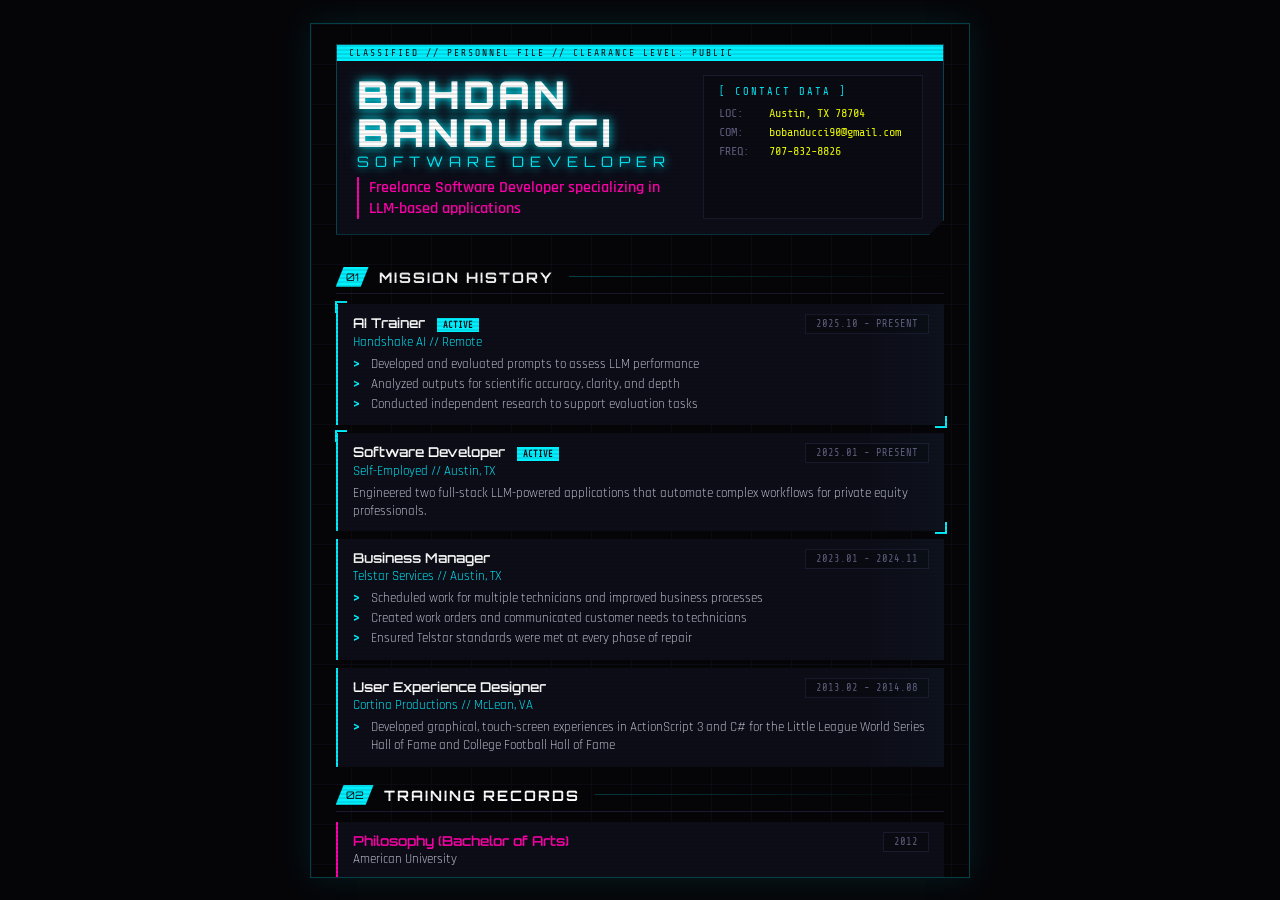
<file: resume/resume-scifi-1page.html>
<!DOCTYPE html>
<html lang="en">
<head>
    <meta charset="UTF-8">
    <meta name="viewport" content="width=device-width, initial-scale=1.0">
    <title>BANDUCCI // PERSONNEL FILE</title>
    <link href="https://fonts.googleapis.com/css2?family=Orbitron:wght@400;500;700;900&family=Rajdhani:wght@300;400;500;600;700&family=Share+Tech+Mono&display=swap" rel="stylesheet">
    <style>
        :root {
            --cyan: #00f0ff;
            --cyan-dim: #00f0ff40;
            --magenta: #ff00aa;
            --yellow: #f0ff00;
            --dark: #0a0a12;
            --darker: #050508;
            --panel: #0d0d18;
            --border: #1a1a2e;
            --text: #c0c0d0;
            --text-dim: #606080;
        }

        * {
            margin: 0;
            padding: 0;
            box-sizing: border-box;
        }

        html, body {
            height: 100vh;
            overflow: hidden;
        }

        body {
            background: var(--darker);
            color: var(--text);
            font-family: 'Rajdhani', sans-serif;
            display: flex;
            justify-content: center;
            align-items: center;
        }

        /* Scanlines overlay - contained within the page */
        .container::before {
            content: '';
            position: absolute;
            top: 0;
            left: 0;
            width: 100%;
            height: 100%;
            background: repeating-linear-gradient(
                0deg,
                transparent,
                transparent 2px,
                rgba(0, 0, 0, 0.1) 2px,
                rgba(0, 0, 0, 0.1) 4px
            );
            pointer-events: none;
            z-index: 1000;
        }

        /* Grid background - contained within the page */
        .grid-bg {
            position: absolute;
            top: 0;
            left: 0;
            width: 100%;
            height: 100%;
            background-image:
                linear-gradient(var(--border) 1px, transparent 1px),
                linear-gradient(90deg, var(--border) 1px, transparent 1px);
            background-size: 40px 40px;
            opacity: 0.3;
            z-index: 0;
            pointer-events: none;
        }

        .container > *:not(.grid-bg) {
            position: relative;
            z-index: 1;
        }

        /* Main container - 8.5x11 aspect ratio */
        .container {
            /* 8.5:11 aspect ratio = 0.7727 */
            aspect-ratio: 8.5 / 11;
            height: 95vh;
            max-height: 95vh;
            width: auto;
            padding: 20px 25px;
            display: flex;
            flex-direction: column;
            background: var(--darker);
            border: 1px solid var(--cyan-dim);
            box-shadow: 0 0 30px rgba(0, 240, 255, 0.1);
            position: relative;
            overflow: hidden;
        }

        /* Header */
        .header {
            position: relative;
            margin-bottom: 12px;
            padding: 18px 20px 15px;
            background: var(--panel);
            border: 1px solid var(--cyan-dim);
            clip-path: polygon(0 0, 100% 0, 100% calc(100% - 15px), calc(100% - 15px) 100%, 0 100%);
        }

        .header::before {
            content: 'CLASSIFIED // PERSONNEL FILE // CLEARANCE LEVEL: PUBLIC';
            position: absolute;
            top: 0;
            left: 0;
            right: 0;
            padding: 3px 12px;
            background: var(--cyan);
            color: var(--dark);
            font-family: 'Share Tech Mono', monospace;
            font-size: 0.6rem;
            letter-spacing: 2px;
        }

        .header-content {
            display: grid;
            grid-template-columns: 1fr auto;
            gap: 20px;
            margin-top: 12px;
        }

        .name {
            font-family: 'Orbitron', sans-serif;
            font-size: 2.4rem;
            font-weight: 900;
            color: #fff;
            text-transform: uppercase;
            letter-spacing: 3px;
            text-shadow:
                0 0 10px var(--cyan),
                0 0 20px var(--cyan-dim);
            line-height: 1;
        }

        .name span {
            display: block;
            font-size: 0.9rem;
            font-weight: 400;
            color: var(--cyan);
            letter-spacing: 6px;
            margin-top: 3px;
        }

        .title {
            font-family: 'Rajdhani', sans-serif;
            font-size: 1rem;
            color: var(--magenta);
            font-weight: 600;
            margin-top: 8px;
            padding-left: 10px;
            border-left: 2px solid var(--magenta);
        }

        /* Contact panel */
        .contact-panel {
            background: var(--dark);
            border: 1px solid var(--border);
            padding: 10px 15px;
            font-family: 'Share Tech Mono', monospace;
            font-size: 0.75rem;
            min-width: 220px;
        }

        .contact-panel::before {
            content: '[ CONTACT DATA ]';
            display: block;
            color: var(--cyan);
            margin-bottom: 8px;
            font-size: 0.65rem;
            letter-spacing: 2px;
        }

        .contact-item {
            display: flex;
            margin-bottom: 5px;
            align-items: center;
        }

        .contact-label {
            color: var(--text-dim);
            width: 50px;
            flex-shrink: 0;
        }

        .contact-value {
            color: var(--yellow);
        }

        /* Section styling */
        .section {
            margin-bottom: 10px;
            position: relative;
        }

        .section-header {
            display: flex;
            align-items: center;
            margin-bottom: 10px;
            padding-bottom: 6px;
            border-bottom: 1px solid var(--border);
        }

        .section-number {
            font-family: 'Orbitron', sans-serif;
            font-size: 0.65rem;
            color: var(--dark);
            background: var(--cyan);
            padding: 3px 10px;
            margin-right: 10px;
            clip-path: polygon(8px 0, 100% 0, calc(100% - 8px) 100%, 0 100%);
        }

        .section-title {
            font-family: 'Orbitron', sans-serif;
            font-size: 0.9rem;
            font-weight: 700;
            color: #fff;
            text-transform: uppercase;
            letter-spacing: 2px;
        }

        .section-line {
            flex: 1;
            height: 1px;
            background: linear-gradient(90deg, var(--cyan-dim), transparent);
            margin-left: 15px;
        }

        /* Experience entries */
        .experience-entry {
            position: relative;
            padding: 10px 15px;
            margin-bottom: 8px;
            background: var(--panel);
            border-left: 2px solid var(--cyan);
        }

        .experience-entry::before {
            content: '';
            position: absolute;
            top: 0;
            right: 0;
            width: 80px;
            height: 100%;
            background: linear-gradient(90deg, transparent, var(--cyan-dim));
            opacity: 0.1;
        }

        .entry-header {
            display: flex;
            justify-content: space-between;
            align-items: flex-start;
            margin-bottom: 6px;
            flex-wrap: wrap;
            gap: 5px;
        }

        .entry-title {
            font-family: 'Orbitron', sans-serif;
            font-size: 0.85rem;
            font-weight: 600;
            color: #fff;
        }

        .entry-company {
            font-size: 0.8rem;
            color: var(--cyan);
            margin-top: 2px;
        }

        .entry-date {
            font-family: 'Share Tech Mono', monospace;
            font-size: 0.65rem;
            color: var(--text-dim);
            background: var(--dark);
            padding: 3px 10px;
            border: 1px solid var(--border);
        }

        .entry-description {
            color: var(--text);
            line-height: 1.4;
            font-size: 0.8rem;
        }

        .entry-description ul {
            list-style: none;
            margin-top: 4px;
        }

        .entry-description li {
            position: relative;
            padding-left: 18px;
            margin-bottom: 2px;
        }

        .entry-description li::before {
            content: '>';
            position: absolute;
            left: 0;
            color: var(--cyan);
            font-family: 'Share Tech Mono', monospace;
            font-weight: bold;
            font-size: 0.75rem;
        }

        /* Status indicator */
        .status-current {
            display: inline-block;
            background: var(--cyan);
            color: var(--dark);
            font-family: 'Share Tech Mono', monospace;
            font-size: 0.55rem;
            padding: 2px 6px;
            margin-left: 8px;
            animation: blink 2s infinite;
        }

        @keyframes blink {
            0%, 100% { opacity: 1; }
            50% { opacity: 0.5; }
        }

        /* Corner decorations */
        .corner-decor {
            position: absolute;
            width: 12px;
            height: 12px;
            border: 2px solid var(--cyan);
        }

        .corner-decor.tl { top: -3px; left: -3px; border-right: none; border-bottom: none; }
        .corner-decor.br { bottom: -3px; right: -3px; border-left: none; border-top: none; }

        /* Education section */
        .education-entry {
            padding: 10px 15px;
            background: var(--panel);
            border-left: 2px solid var(--magenta);
        }

        .education-entry .entry-title {
            color: var(--magenta);
        }

        .education-entry .entry-company {
            color: var(--text);
        }

        /* Animated accent line */
        .accent-line {
            height: 2px;
            background: linear-gradient(90deg, transparent, var(--cyan), var(--magenta), transparent);
            margin: 10px 0;
            background-size: 200% 100%;
            animation: scanLine 3s linear infinite;
        }

        @keyframes scanLine {
            0% { background-position: 100% 0; }
            100% { background-position: -100% 0; }
        }

        /* Footer */
        .footer {
            text-align: center;
            padding: 10px;
            font-family: 'Share Tech Mono', monospace;
            font-size: 0.6rem;
            color: var(--text-dim);
            border-top: 1px solid var(--border);
            margin-top: auto;
        }

        .footer-code {
            color: var(--cyan);
            letter-spacing: 2px;
        }
    </style>
</head>
<body>
    <div class="container">
        <div class="grid-bg"></div>
        <header class="header">
            <div class="header-content">
                <div class="header-info">
                    <h1 class="name">
                        BOHDAN BANDUCCI
                        <span>Software Developer</span>
                    </h1>
                    <div class="title">Freelance Software Developer specializing in LLM-based applications</div>
                </div>
                <div class="contact-panel">
                    <div class="contact-item">
                        <span class="contact-label">LOC:</span>
                        <span class="contact-value">Austin, TX 78704</span>
                    </div>
                    <div class="contact-item">
                        <span class="contact-label">COM:</span>
                        <span class="contact-value">bobanducci90@gmail.com</span>
                    </div>
                    <div class="contact-item">
                        <span class="contact-label">FREQ:</span>
                        <span class="contact-value">707-832-8826</span>
                    </div>
                </div>
            </div>
        </header>

        <div class="accent-line"></div>

        <section class="section">
            <div class="section-header">
                <span class="section-number">01</span>
                <h2 class="section-title">Mission History</h2>
                <div class="section-line"></div>
            </div>

            <div class="experience-entry">
                <div class="corner-decor tl"></div>
                <div class="corner-decor br"></div>
                <div class="entry-header">
                    <div>
                        <div class="entry-title">
                            AI Trainer
                            <span class="status-current">ACTIVE</span>
                        </div>
                        <div class="entry-company">Handshake AI // Remote</div>
                    </div>
                    <div class="entry-date">2025.10 - PRESENT</div>
                </div>
                <div class="entry-description">
                    <ul>
                        <li>Developed and evaluated prompts to assess LLM performance</li>
                        <li>Analyzed outputs for scientific accuracy, clarity, and depth</li>
                        <li>Conducted independent research to support evaluation tasks</li>
                    </ul>
                </div>
            </div>

            <div class="experience-entry">
                <div class="corner-decor tl"></div>
                <div class="corner-decor br"></div>
                <div class="entry-header">
                    <div>
                        <div class="entry-title">
                            Software Developer
                            <span class="status-current">ACTIVE</span>
                        </div>
                        <div class="entry-company">Self-Employed // Austin, TX</div>
                    </div>
                    <div class="entry-date">2025.01 - PRESENT</div>
                </div>
                <div class="entry-description">
                    Engineered two full-stack LLM-powered applications that automate complex workflows for private equity professionals.
                </div>
            </div>

            <div class="experience-entry">
                <div class="entry-header">
                    <div>
                        <div class="entry-title">Business Manager</div>
                        <div class="entry-company">Telstar Services // Austin, TX</div>
                    </div>
                    <div class="entry-date">2023.01 - 2024.11</div>
                </div>
                <div class="entry-description">
                    <ul>
                        <li>Scheduled work for multiple technicians and improved business processes</li>
                        <li>Created work orders and communicated customer needs to technicians</li>
                        <li>Ensured Telstar standards were met at every phase of repair</li>
                    </ul>
                </div>
            </div>

            <div class="experience-entry">
                <div class="entry-header">
                    <div>
                        <div class="entry-title">User Experience Designer</div>
                        <div class="entry-company">Cortina Productions // McLean, VA</div>
                    </div>
                    <div class="entry-date">2013.02 - 2014.08</div>
                </div>
                <div class="entry-description">
                    <ul>
                        <li>Developed graphical, touch-screen experiences in ActionScript 3 and C# for the Little League World Series Hall of Fame and College Football Hall of Fame</li>
                    </ul>
                </div>
            </div>
        </section>

        <section class="section">
            <div class="section-header">
                <span class="section-number">02</span>
                <h2 class="section-title">Training Records</h2>
                <div class="section-line"></div>
            </div>

            <div class="education-entry">
                <div class="entry-header">
                    <div>
                        <div class="entry-title">Philosophy (Bachelor of Arts)</div>
                        <div class="entry-company">American University</div>
                    </div>
                    <div class="entry-date">2012</div>
                </div>
            </div>
        </section>

        <footer class="footer">
            <div class="footer-code">FILE_ID: BND-2025-002 // LAST_UPDATED: 2025.10 // STATUS: VERIFIED</div>
        </footer>
    </div>
</body>
</html>
</file>
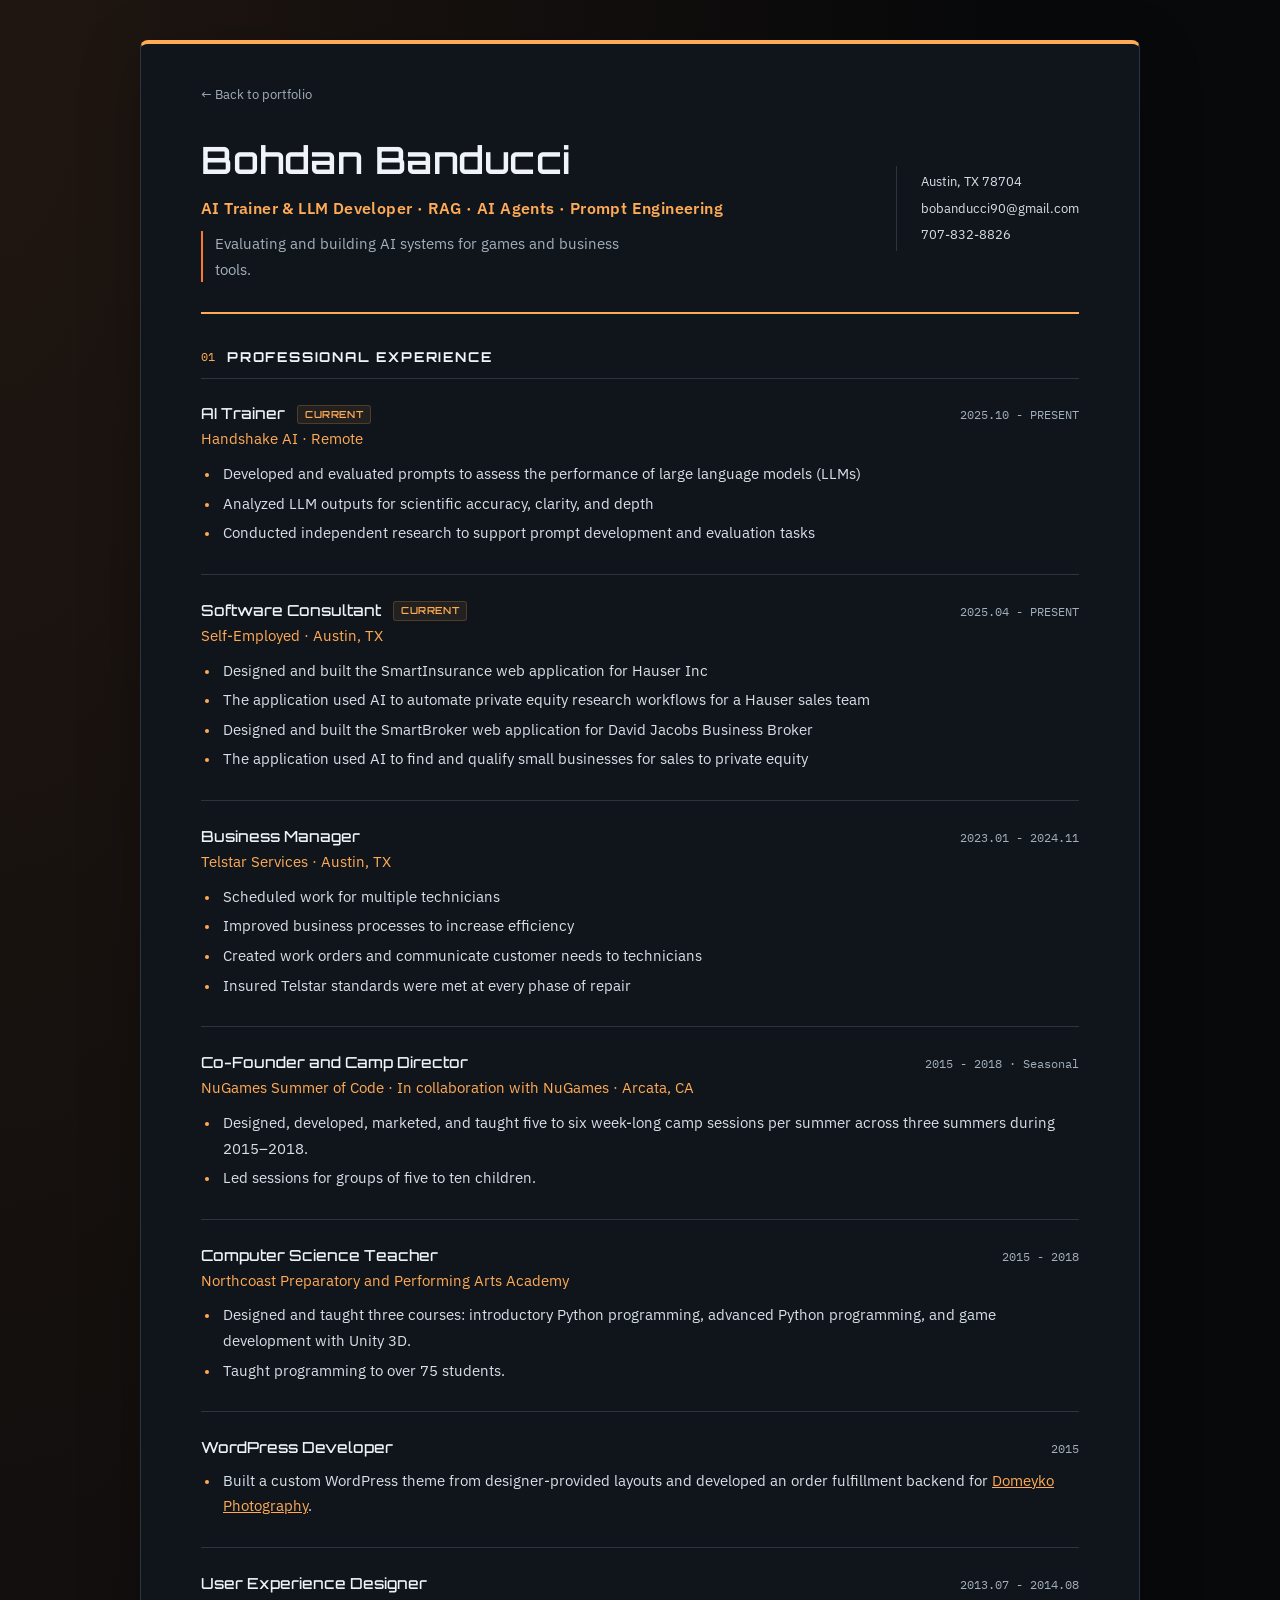
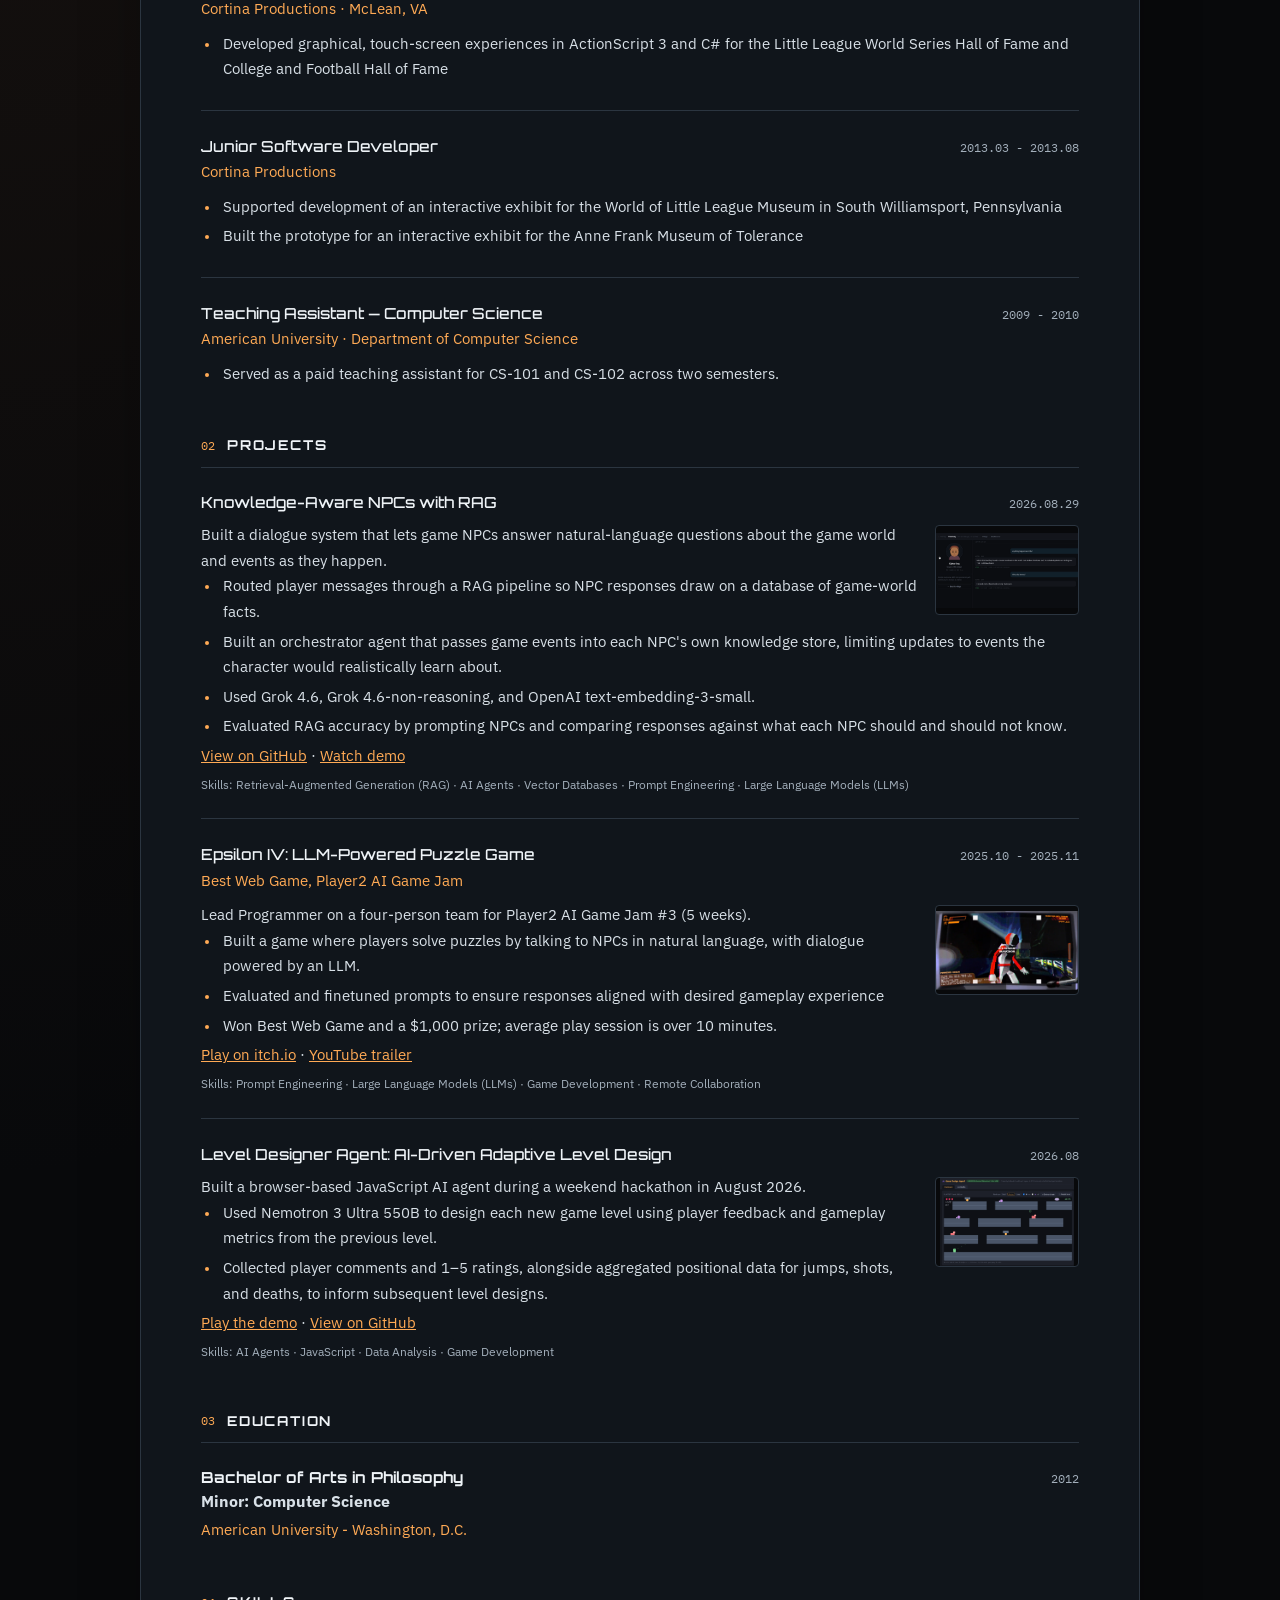
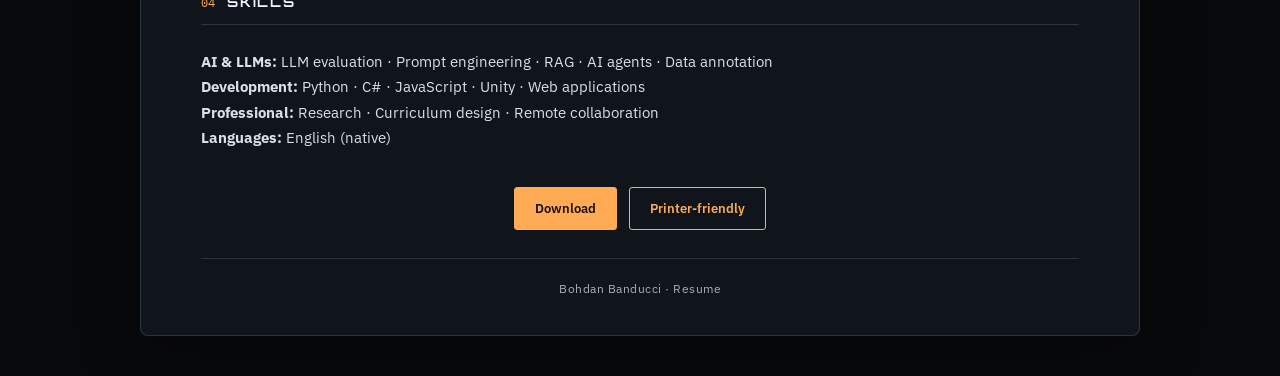
<file: resume/resume-scifi.html>
<!DOCTYPE html>
<html lang="en">
<head>
    <meta charset="UTF-8">
    <meta name="viewport" content="width=device-width, initial-scale=1.0">
    <title>Bohdan Banducci | Resume</title>
    <link href="fonts/fonts.css" rel="stylesheet">
    <style>
        :root {
            color-scheme: dark;
            --accent: #ffaa55;
            --ink: #d8e0e7;
            --muted: #a3afbb;
            --rule: #2b3540;
        }
        * { margin: 0; padding: 0; box-sizing: border-box; }
        body {
            background: radial-gradient(ellipse at top left, #38241780, transparent 55%), #08090b;
            color: var(--ink);
            font-family: 'IBM Plex Sans', 'Segoe UI', sans-serif;
            font-size: 16px;
            line-height: 1.65;
        }
        .container {
            max-width: 1000px;
            margin: 40px auto;
            padding: 36px 60px;
            background: #10151b;
            border: 1px solid var(--rule);
            border-radius: 8px;
            border-top: 4px solid var(--accent);
            box-shadow: 0 16px 60px #00000040;
        }
        .top-back-link {
            display: inline-block;
            color: var(--muted);
            font-size: .8rem;
            text-decoration: none;
            margin-bottom: 30px;
        }
        a:hover { color: var(--accent); text-decoration: underline; }
        a:focus-visible { outline: 2px solid var(--accent); outline-offset: 5px; }
        .header { padding-bottom: 30px; border-bottom: 2px solid var(--accent); }
        .header-content { display: grid; grid-template-columns: minmax(0, 1fr) auto; gap: 30px; align-items: center; }
        .name { font-family: 'Orbitron', sans-serif; font-size: clamp(1.6rem, 3.6vw, 2.35rem); font-weight: 600; line-height: 1.35; letter-spacing: .5px; color: #f0f4f8; }
        .name span { display: block; font-family: 'IBM Plex Sans', 'Segoe UI', sans-serif; font-size: 1rem; font-weight: 600; letter-spacing: .4px; color: var(--accent); margin-top: 12px; }
        .title { border-left: 2px solid #fa782f; padding-left: 12px; max-width: 440px; font-size: .95rem; color: var(--muted); margin-top: 12px; }
        .contact-panel { font-size: .82rem; padding-left: 24px; border-left: 1px solid var(--rule); }
        .contact-item { margin: 5px 0; }
        .contact-label { display: none; }
        .contact-value { overflow-wrap: anywhere; }
        .section { margin-top: 32px; }
        .projects-section, .projects-section + .section { margin-top: 48px; }
        .section-header { display: flex; align-items: center; gap: 12px; padding-bottom: 10px; margin-bottom: 24px; border-bottom: 1px solid var(--rule); }
        .section-number { color: var(--accent); font-family: 'IBM Plex Mono', Consolas, monospace; font-size: .75rem; }
        .section-title { font-family: 'Orbitron', sans-serif; color: #f0f4f8; font-size: .85rem; font-weight: 700; text-transform: uppercase; letter-spacing: 1.8px; }
        .experience-entry { margin-bottom: 25px; padding: 0 0 24px; border-bottom: 1px solid var(--rule); }
        .experience-entry:last-child { margin-bottom: 0; border-bottom: 0; padding-bottom: 0; }
        .entry-header { display: flex; justify-content: space-between; align-items: baseline; gap: 12px 24px; margin-bottom: 9px; }
        .entry-header > div:first-child { min-width: 0; }
        .entry-title { font-family: 'Orbitron', sans-serif; color: #eef3f7; font-size: .95rem; font-weight: 500; line-height: 1.4; }
        .entry-company { font-size: .93rem; color: var(--accent); margin-top: 3px; }
        .entry-date { font-family: 'IBM Plex Mono', monospace; flex-shrink: 0; color: var(--muted); font-size: .78rem; font-variant-numeric: tabular-nums; }
        .entry-description { font-size: .94rem; line-height: 1.7; }
        .entry-description ul { padding-left: 19px; }
        .entry-description li { padding-left: 3px; margin-bottom: 4px; }
        .entry-description li::marker { color: var(--accent); font-size: .8em; }
        .status-current { display: inline-block; vertical-align: middle; margin-left: 8px; padding: 2px 7px; border-radius: 3px; color: var(--accent); background: #ffaa5515; border: 1px solid #ffaa5533; font-size: .61rem; font-weight: 600; letter-spacing: .6px; }
        .project-thumbnail { float: right; width: 144px; height: 90px; object-fit: contain; background: #08090b; border: 1px solid var(--rule); border-radius: 4px; margin: 3px 0 8px 16px; }
        .projects-section .entry-description { display: flow-root; }
        @media screen and (max-width: 480px) { .project-thumbnail { width: 100px; height: 66px; margin-left: 10px; } }
        .project-skills { color: var(--muted); font-size: .82em; margin-top: 5px; }
        .education-entry { padding-bottom: 8px; }
        .download-section { display: flex; flex-wrap: wrap; justify-content: center; gap: 12px; margin-top: 36px; }
        .download-btn { display: inline-block; padding: 10px 20px; border: 1px solid var(--accent); border-radius: 3px; font-size: .8rem; font-weight: 600; text-decoration: none; color: #14100c; background: var(--accent); }
        .download-btn:hover { color: #14100c; background: #ffc184; text-decoration: none; }
        .back-btn { color: var(--accent); background: transparent; }
        .footer { margin-top: 28px; padding-top: 20px; border-top: 1px solid var(--rule); text-align: center; color: var(--muted); font-size: .75rem; letter-spacing: .5px; }
        .grid-bg, .corner-decor, .accent-line, .section-line { display: none; }
        @media (max-width: 760px) {
            .container { margin: 0; padding: 24px; }
            .header-content { grid-template-columns: 1fr; gap: 20px; }
            .name { font-size: clamp(1.4rem, 6vw, 2.2rem); }
            .contact-panel { padding-left: 0; border-left: 0; }
            .entry-header { flex-direction: column; gap: 5px; }
        }
        @media print {
            .project-thumbnail { width: 110px; height: 68px; margin: 2px 0 5px 12px; }
            :root { color-scheme: light; --accent: #8a420c; --ink: #24333e; --muted: #586773; --rule: #dce4e5; }
            .container { background: #fff; border: 0; border-radius: 0; }
            .name, .section-title, .entry-title { color: #24333e; }
            .status-current { background: transparent; border: 1px solid var(--rule); }
            body { background: #fff; font-size: 11pt; zoom: .94; }
            .container { max-width: none; margin: 0; padding: 0; box-shadow: none; border-top: 0; }
            .top-back-link, .download-section, .footer { display: none; }
            .experience-entry, .education-entry { break-inside: avoid; }
            .section-header { break-after: avoid; }
            .header-content { grid-template-columns: minmax(0, 1fr) auto; }
            .entry-header { flex-direction: row; }
            .header { padding-bottom: 12px; }
            .name { font-size: 1.85rem; }
            .title { margin-top: 8px; font-size: .86rem; }
            .section { margin-top: 8px; }
            .projects-section, .projects-section + .section { margin-top: 24px; }
            .section-header { margin-bottom: 10px; padding-bottom: 5px; }
            .experience-entry { margin-bottom: 5px; padding-bottom: 5px; }
            .entry-header { margin-bottom: 4px; gap: 8px 16px; }
            .entry-title { font-size: .86rem; }
            .entry-company { font-size: .84rem; }
            .entry-description { font-size: .79rem; line-height: 1.3; }
            .entry-description li { margin-bottom: 2px; }
            @page { margin: 9mm 12mm; }
        }
    </style>
</head>
<body>
    <div class="grid-bg"></div>

    <div class="container">
        <a href="../index.html" class="top-back-link">&larr; Back to portfolio</a>
        <header class="header">
            <div class="header-content">
                <div class="header-info">
                    <h1 class="name">
                        Bohdan Banducci
                        <span>AI Trainer &amp; LLM Developer · RAG · AI Agents · Prompt Engineering</span>
                    </h1>
                    <div class="title">Evaluating and building AI systems for games and business tools.</div>
                </div>
                <div class="contact-panel">
                    <div class="contact-item">
                        <span class="contact-label">LOC:</span>
                        <span class="contact-value">Austin, TX 78704</span>
                    </div>
                    <div class="contact-item">
                        <span class="contact-label">COM:</span>
                        <span class="contact-value">bobanducci90@gmail.com</span>
                    </div>
                    <div class="contact-item">
                        <span class="contact-label">FREQ:</span>
                        <span class="contact-value">707-832-8826</span>
                    </div>
                </div>
            </div>
        </header>

        <div class="accent-line"></div>

        <section class="section">
            <div class="section-header">
                <span class="section-number">01</span>
                <h2 class="section-title">Professional Experience</h2>
                <div class="section-line"></div>
            </div>

            <div class="experience-entry">
                <div class="corner-decor tl"></div>
                <div class="corner-decor br"></div>
                <div class="entry-header">
                    <div>
                        <div class="entry-title">
                            AI Trainer
                            <span class="status-current">CURRENT</span>
                        </div>
                        <div class="entry-company">Handshake AI · Remote</div>
                    </div>
                    <div class="entry-date">2025.10 - PRESENT</div>
                </div>
                <div class="entry-description">
                    <ul>
                        <li>Developed and evaluated prompts to assess the performance of large language models (LLMs)</li>
                        <li>Analyzed LLM outputs for scientific accuracy, clarity, and depth</li>
                        <li>Conducted independent research to support prompt development and evaluation tasks</li>
                    </ul>
                </div>
            </div>

            <div class="experience-entry">
                <div class="corner-decor tl"></div>
                <div class="corner-decor br"></div>
                <div class="entry-header">
                    <div>
                        <div class="entry-title">
                            Software Consultant
                            <span class="status-current">CURRENT</span>
                        </div>
                        <div class="entry-company">Self-Employed · Austin, TX</div>
                    </div>
                    <div class="entry-date">2025.04 - PRESENT</div>
                </div>
                <div class="entry-description">
                    <ul>
                        <li>Designed and built the SmartInsurance web application for Hauser Inc</li>
                        <li>The application used AI to automate private equity research workflows for a Hauser sales team</li>
                        <li>Designed and built the SmartBroker web application for David Jacobs Business Broker</li>
                        <li>The application used AI to find and qualify small businesses for sales to private equity</li>
                    </ul>
                </div>
            </div>

            <div class="experience-entry">
                <div class="entry-header">
                    <div>
                        <div class="entry-title">Business Manager</div>
                        <div class="entry-company">Telstar Services · Austin, TX</div>
                    </div>
                    <div class="entry-date">2023.01 - 2024.11</div>
                </div>
                <div class="entry-description">
                    <ul>
                        <li>Scheduled work for multiple technicians</li>
                        <li>Improved business processes to increase efficiency</li>
                        <li>Created work orders and communicate customer needs to technicians</li>
                        <li>Insured Telstar standards were met at every phase of repair</li>
                    </ul>
                </div>
            </div>

            <div class="experience-entry">
                <div class="entry-header">
                    <div>
                        <div class="entry-title">Co-Founder and Camp Director</div>
                        <div class="entry-company">NuGames Summer of Code · In collaboration with NuGames · Arcata, CA</div>
                    </div>
                    <div class="entry-date">2015 - 2018 · Seasonal</div>
                </div>
                <div class="entry-description">
                    <ul>
                        <li>Designed, developed, marketed, and taught five to six week-long camp sessions per summer across three summers during 2015–2018.</li>
                        <li>Led sessions for groups of five to ten children.</li>
                    </ul>
                </div>
            </div>

            <div class="experience-entry">
                <div class="entry-header">
                    <div>
                        <div class="entry-title">Computer Science Teacher</div>
                        <div class="entry-company">Northcoast Preparatory and Performing Arts Academy</div>
                    </div>
                    <div class="entry-date">2015 - 2018</div>
                </div>
                <div class="entry-description">
                    <ul>
                        <li>Designed and taught three courses: introductory Python programming, advanced Python programming, and game development with Unity 3D.</li>
                        <li>Taught programming to over 75 students.</li>
                    </ul>
                </div>
            </div>

            <div class="experience-entry">
                <div class="entry-header">
                    <div>
                        <div class="entry-title">WordPress Developer</div>
                    </div>
                    <div class="entry-date">2015</div>
                </div>
                <div class="entry-description">
                    <ul>
                        <li>Built a custom WordPress theme from designer-provided layouts and developed an order fulfillment backend for <a href="https://www.domeykophotography.com" style="color: var(--accent);">Domeyko Photography</a>.</li>
                    </ul>
                </div>
            </div>

            <div class="experience-entry">
                <div class="entry-header">
                    <div>
                        <div class="entry-title">User Experience Designer</div>
                        <div class="entry-company">Cortina Productions · McLean, VA</div>
                    </div>
                    <div class="entry-date">2013.07 - 2014.08</div>
                </div>
                <div class="entry-description">
                    <ul>
                        <li>Developed graphical, touch-screen experiences in ActionScript 3 and C# for the Little League World Series Hall of Fame and College and Football Hall of Fame</li>
                    </ul>
                </div>
            </div>
            <div class="experience-entry">
                <div class="entry-header">
                    <div>
                        <div class="entry-title">Junior Software Developer</div>
                        <div class="entry-company">Cortina Productions</div>
                    </div>
                    <div class="entry-date">2013.03 - 2013.08</div>
                </div>
                <div class="entry-description">
                    <ul>
                        <li>Supported development of an interactive exhibit for the World of Little League Museum in South Williamsport, Pennsylvania</li>
                        <li>Built the prototype for an interactive exhibit for the Anne Frank Museum of Tolerance</li>
                    </ul>
                </div>
            </div>
            <div class="experience-entry">
                <div class="entry-header">
                    <div>
                        <div class="entry-title">Teaching Assistant — Computer Science</div>
                        <div class="entry-company">American University · Department of Computer Science</div>
                    </div>
                    <div class="entry-date">2009 - 2010</div>
                </div>
                <div class="entry-description">
                    <ul>
                        <li>Served as a paid teaching assistant for CS-101 and CS-102 across two semesters.</li>
                    </ul>
                </div>
            </div>

        </section>

        <section class="section projects-section">
            <div class="section-header">
                <span class="section-number">02</span>
                <h2 class="section-title">Projects</h2>
            </div>
            <div class="experience-entry">
                <div class="entry-header">
                    <div class="entry-title">Knowledge-Aware NPCs with RAG</div>
                    <div class="entry-date">2026.08.29</div>
                </div>
                <div class="entry-description">
                    <img class="project-thumbnail" src="../media/resume-pics/npc-rag.png" alt="Knowledge-aware NPC dialogue demo" loading="eager">
                    <p>Built a dialogue system that lets game NPCs answer natural-language questions about the game world and events as they happen.</p>
                    <ul>
                        <li>Routed player messages through a RAG pipeline so NPC responses draw on a database of game-world facts.</li>
                        <li>Built an orchestrator agent that passes game events into each NPC's own knowledge store, limiting updates to events the character would realistically learn about.</li>
                        <li>Used Grok 4.6, Grok 4.6-non-reasoning, and OpenAI text-embedding-3-small.</li>
                        <li>Evaluated RAG accuracy by prompting NPCs and comparing responses against what each NPC should and should not know.</li>
                    </ul>
                    <p><a href="https://github.com/jeffrobot494/aitx-cursor-hackathon-8-26" style="color: var(--accent);">View on GitHub</a> · <a href="https://www.loom.com/share/4dc7a336ef8c49e4999077c99031e56b" style="color: var(--accent);">Watch demo</a></p>
                    <p class="project-skills">Skills: Retrieval-Augmented Generation (RAG) · AI Agents · Vector Databases · Prompt Engineering · Large Language Models (LLMs)</p>
                </div>
            </div>
            <div class="experience-entry">
                <div class="entry-header">
                    <div>
                        <div class="entry-title">Epsilon IV: LLM-Powered Puzzle Game</div>
                        <div class="entry-company">Best Web Game, Player2 AI Game Jam</div>
                    </div>
                    <div class="entry-date">2025.10 - 2025.11</div>
                </div>
                <div class="entry-description">
                    <img class="project-thumbnail" src="../media/resume-pics/epsilon-pic.png" alt="Epsilon IV gameplay" loading="eager">
                    <p>Lead Programmer on a four-person team for Player2 AI Game Jam #3 (5 weeks).</p>
                    <ul>
                        <li>Built a game where players solve puzzles by talking to NPCs in natural language, with dialogue powered by an LLM.</li>
                        <li>Evaluated and finetuned prompts to ensure responses aligned with desired gameplay experience</li>
                        <li>Won Best Web Game and a $1,000 prize; average play session is over 10 minutes.</li>
                    </ul>
                    <p><a href="https://bobanducci.itch.io/epsilon-iv" style="color: var(--accent);">Play on itch.io</a> · <a href="https://www.youtube.com/watch?v=bU1CztP-2No" style="color: var(--accent);">YouTube trailer</a></p>
                    <p class="project-skills">Skills: Prompt Engineering · Large Language Models (LLMs) · Game Development · Remote Collaboration</p>
                </div>
            </div>
            <div class="experience-entry">
                <div class="entry-header">
                    <div class="entry-title">Level Designer Agent: AI-Driven Adaptive Level Design</div>
                    <div class="entry-date">2026.08</div>
                </div>
                <div class="entry-description">
                    <img class="project-thumbnail" src="../media/resume-pics/game-design-pic-2.png" alt="Adaptive level design demo" loading="eager">
                    <p>Built a browser-based JavaScript AI agent during a weekend hackathon in August 2026.</p>
                    <ul>
                        <li>Used Nemotron 3 Ultra 550B to design each new game level using player feedback and gameplay metrics from the previous level.</li>
                        <li>Collected player comments and 1–5 ratings, alongside aggregated positional data for jumps, shots, and deaths, to inform subsequent level designs.</li>
                    </ul>
                    <p><a href="https://the-uber-game-production.up.railway.app/" style="color: var(--accent);">Play the demo</a> · <a href="https://github.com/jeffrobot494/the-uber-game" style="color: var(--accent);">View on GitHub</a></p>
                    <p class="project-skills">Skills: AI Agents · JavaScript · Data Analysis · Game Development</p>
                </div>
            </div>
        </section>

        <section class="section">
            <div class="section-header">
                <span class="section-number">03</span>
                <h2 class="section-title">Education</h2>
                <div class="section-line"></div>
            </div>

            <div class="education-entry">
                <div class="entry-header">
                    <div>
                        <div class="entry-title"><strong>Bachelor of Arts in Philosophy</strong></div>
                        <div><strong>Minor: Computer Science</strong></div>
                        <div class="entry-company">American University - Washington, D.C.</div>
                    </div>
                    <div class="entry-date">2012</div>
                </div>
            </div>
        </section>

        <section class="section skills-section">
            <div class="section-header">
                <span class="section-number">04</span>
                <h2 class="section-title">Skills</h2>
            </div>
            <div class="entry-description">
                <p><strong>AI &amp; LLMs:</strong> LLM evaluation · Prompt engineering · RAG · AI agents · Data annotation</p>
                <p><strong>Development:</strong> Python · C# · JavaScript · Unity · Web applications</p>
                <p><strong>Professional:</strong> Research · Curriculum design · Remote collaboration</p>
                <p><strong>Languages:</strong> English (native)</p>
            </div>
        </section>

        <div class="download-section">
            <a href="BoBanducci_Resume.pdf" download class="download-btn">Download</a>
            <a href="BoBanducci_Resume_Printer_Friendly.pdf" download class="download-btn back-btn">Printer-friendly</a>
        </div>

        <footer class="footer">
            <div class="footer-code">Bohdan Banducci · Resume</div>
        </footer>
    </div>
</body>
</html>
</file>
<file: mockup.css>
/* =====================================================================
   MOCKUP — "cards on void"
   Project bands converted to discrete cards floating on a dark ground.
   Standalone: does NOT load styles.css. The .card-fan block near the
   bottom is lifted verbatim from styles.css so War for the Stars keeps
   its real CRT card.
   ===================================================================== */

:root {
  /* ground + surfaces */
  --void:      #08090b;
  --surface:   #0e1114;
  --surface-2: #13171c;
  --hairline:  rgba(255, 255, 255, .085);
  --hairline-2:rgba(255, 255, 255, .16);

  /* type colours */
  --head:      #eef3f7;
  --text:      #b9c2ca;
  --text-dim:  #7f8992;

  /* site chrome (Bo's existing identity) */
  --brand:     #FF6B00;
  --brand-lt:  #FFAA00;

  /* per-project accent — every .pcard overrides this inline */
  --accent:    #FF6B00;

  --f-disp: 'Orbitron', 'IBM Plex Sans', system-ui, sans-serif;
  --f-body: 'IBM Plex Sans', 'Segoe UI', system-ui, -apple-system, sans-serif;
  --f-mono: 'IBM Plex Mono', ui-monospace, 'SF Mono', Consolas, monospace;

  --gutter: clamp(16px, 4vw, 48px);
  --radius: 10px;
}

.creation-warning {
  background: #ffdf00;
  color: #000;
  font-weight: 700;
  padding: 18px 24px;
  border-radius: 6px;
  line-height: 1.6;
}

* { margin: 0; padding: 0; box-sizing: border-box; }

html { scroll-behavior: smooth; scroll-padding-top: 88px; }

body {
  background: var(--void);
  color: var(--text);
  font-family: var(--f-body);
  font-size: 15px;
  line-height: 1.6;
  -webkit-font-smoothing: antialiased;
  min-height: 100vh;
}

a { color: var(--accent); text-decoration: none; }
a:hover { color: #fff; text-shadow: 0 0 12px var(--accent); }
:focus-visible { outline: 2px solid var(--brand-lt); outline-offset: 3px; }

/* ── Backdrop layers ───────────────────────────────────────────────
   Scaffolding for step two. Delete .bd-* and the switcher in the
   real rewrite once a backdrop is chosen.                          */
.bd { position: fixed; inset: 0; z-index: 0; pointer-events: none; }
.bd-base { background: var(--void); }

body[data-bd="grid"] .bd-pattern,
body[data-bd="blueprint"] .bd-pattern {
  background-image:
    linear-gradient(rgba(198, 222, 235, .055) 1px, transparent 1px),
    linear-gradient(90deg, rgba(198, 222, 235, .055) 1px, transparent 1px);
  background-size: 64px 64px;
}
body[data-bd="deepfield"] .bd-base {
  background: linear-gradient(180deg, #10131a 0%, #08090b 55%, #0c0a10 100%);
}
body[data-bd="nebula"] .bd-base {
  background:
    radial-gradient(72% 56% at 18% 12%, rgba(58, 74, 150, .32), transparent 70%),
    radial-gradient(62% 52% at 86% 74%, rgba(26, 112, 122, .24), transparent 70%),
    #07080b;
}
body[data-bd="accent"] .bd-base {
  background:
    radial-gradient(88% 62% at 50% 0%,
      color-mix(in oklab, var(--page-accent, #FF6B00) 20%, transparent),
      transparent 72%),
    #08090b;
  transition: background 600ms ease;
}
body[data-bd="stars"] .bd-base {
  background: linear-gradient(180deg, #05060a 0%, #080a10 100%);
}
.bd-stars { opacity: 0; transition: opacity .35s; }
body[data-bd="stars"] .bd-stars { opacity: 1; }

.bd-grain { opacity: 0; mix-blend-mode: overlay; transition: opacity .25s; }
body[data-grain="on"] .bd-grain { opacity: .45; }


/* ── Hero ──────────────────────────────────────────────────────── */
.hero {
  position: relative;
  z-index: 1;
  width: 100%;
  min-height: clamp(430px, 68vh, 640px);
  display: flex;
  align-items: flex-end;
  overflow: hidden;
  margin-bottom: -34px;
}

.hero-img {
  position: absolute;
  inset: 0;
  width: 100%;
  height: 100%;
  object-fit: cover;
  object-position: 18% 40%;
}

/* top scrim keeps the nav legible; bottom fade dissolves into the void
   so the first card looks like it emerges from the image */
.hero-fade {
  position: absolute;
  inset: 0;
  background:
    linear-gradient(180deg,
      rgba(8, 9, 11, .72) 0%,
      rgba(8, 9, 11, .10) 16%,
      rgba(8, 9, 11, .12) 40%,
      rgba(8, 9, 11, .78) 74%,
      rgba(8, 9, 11, .97) 92%,
      var(--void) 100%),
    linear-gradient(90deg,
      rgba(8, 9, 11, .34) 0%,
      transparent 55%);
}

.hero-inner {
  position: relative;
  z-index: 1;
  width: 100%;
  max-width: 1080px;
  margin: 0 auto;
  padding: 0 var(--gutter) clamp(30px, 5.5vh, 58px);
  display: flex;
  flex-direction: column;
  gap: 13px;
}

.hero .mh-name { text-shadow: 0 0 34px rgba(255, 107, 0, .5), 0 4px 26px rgba(0, 0, 0, .85); }
.hero .mh-line { text-shadow: 0 2px 12px rgba(0, 0, 0, .9); color: #d6dde3; }
.hero .mh-eyebrow { text-shadow: 0 2px 10px rgba(0, 0, 0, .9); }
.hero .mh-links a { background: rgba(8, 9, 11, .5); backdrop-filter: blur(3px); }

/* ── "Projects" marker, using the original title art ───────────── */
.hero-title-art {
  width: clamp(170px, 26vw, 250px);
  height: auto;
  margin: 2px 0 4px;
  filter: drop-shadow(0 3px 14px rgba(0, 0, 0, .85))
          drop-shadow(0 0 22px rgba(255, 107, 0, .3));
}

.section-marker {
  display: flex;
  align-items: center;
  gap: 18px;
  padding: 6px 0 0;
}
.section-marker .label,
.section-marker .count {
  font-family: var(--f-mono);
  font-size: 11px;
  letter-spacing: .2em;
  text-transform: uppercase;
  color: var(--brand);
  white-space: nowrap;
}
.section-marker .count { color: var(--text-dim); }
.section-marker .rule {
  flex: 1 1 auto;
  height: 1px;
  background: linear-gradient(90deg, rgba(255, 107, 0, .55), rgba(255, 107, 0, 0));
}

@media (max-width: 560px) {
  .hero { min-height: 62vh; }
  .hero-img { object-position: 26% 38%; }
}

/* ── Nav ───────────────────────────────────────────────────────── */
.nav {
  position: fixed;
  inset: 0 0 auto 0;
  z-index: 50;
  display: flex;
  align-items: center;
  justify-content: space-between;
  gap: 24px;
  padding: 14px var(--gutter);
  background: rgba(8, 9, 11, .78);
  backdrop-filter: blur(12px);
  border-bottom: 1px solid var(--hairline);
}

.nav-name {
  font-family: var(--f-disp);
  font-weight: 700;
  font-size: 14px;
  letter-spacing: .1em;
  color: #fff;
  text-shadow: 0 0 10px rgba(255, 107, 0, .6);
  white-space: nowrap;
}

.nav-links {
  display: flex;
  flex-wrap: wrap;
  gap: 4px 22px;
  list-style: none;
  font-family: var(--f-mono);
  font-size: 11px;
  letter-spacing: .12em;
  text-transform: uppercase;
}
.nav-links a { color: var(--text-dim); white-space: nowrap; }
.nav-links a:hover { color: var(--brand-lt); text-shadow: none; }

/* ── Page shell ────────────────────────────────────────────────── */
.shell {
  position: relative;
  z-index: 1;
  max-width: 1080px;
  margin: 0 auto;
  padding: 8px var(--gutter) 88px;
  display: flex;
  flex-direction: column;
  gap: 40px;
}

/* ── Masthead ──────────────────────────────────────────────────── */
.masthead {
  display: flex;
  flex-direction: column;
  gap: 14px;
  padding-bottom: 8px;
}

.mh-eyebrow {
  font-family: var(--f-mono);
  font-size: 11px;
  letter-spacing: .22em;
  text-transform: uppercase;
  color: var(--brand);
}

.mh-name {
  font-family: var(--f-disp);
  font-weight: 900;
  font-size: clamp(34px, 6.5vw, 62px);
  line-height: 1;
  letter-spacing: .02em;
  color: #fff;
  text-shadow: 0 0 24px rgba(255, 107, 0, .35);
  text-wrap: balance;
}

.mh-line {
  max-width: 46ch;
  font-size: 17px;
  color: var(--text);
}

.mh-links {
  display: flex;
  flex-wrap: wrap;
  gap: 10px;
  margin-top: 4px;
}

.mh-links a {
  font-family: var(--f-mono);
  font-size: 11px;
  letter-spacing: .14em;
  text-transform: uppercase;
  color: var(--brand-lt);
  border: 1px solid rgba(255, 107, 0, .38);
  border-radius: 3px;
  padding: 8px 14px;
  transition: background .2s, color .2s, border-color .2s;
}
.mh-links a:hover {
  background: rgba(255, 107, 0, .13);
  border-color: var(--brand);
  color: #fff;
  text-shadow: none;
}

/* ── Project card ──────────────────────────────────────────────── */
.pcard {
  position: relative;
  background: var(--surface);
  border: 1px solid var(--hairline);
  border-radius: var(--radius);
  padding: clamp(20px, 3vw, 34px);
  display: flex;
  flex-direction: column;
  gap: 24px;
  overflow: hidden;
  transition: border-color .35s, box-shadow .35s;
  box-shadow: 0 18px 50px -30px #000;
}

/* accent rule along the top edge */
.pcard::before {
  content: '';
  position: absolute;
  inset: 0 0 auto 0;
  height: 1px;
  background: linear-gradient(90deg,
    var(--accent) 0%,
    color-mix(in oklab, var(--accent) 35%, transparent) 45%,
    transparent 85%);
}

/* accent bloom bleeding off the top-left corner */
.pcard::after {
  content: '';
  position: absolute;
  top: -140px;
  left: -80px;
  width: 420px;
  height: 300px;
  border-radius: 50%;
  background: radial-gradient(circle,
    color-mix(in oklab, var(--accent) 16%, transparent) 0%,
    transparent 68%);
  pointer-events: none;
}

.pcard:hover {
  border-color: color-mix(in oklab, var(--accent) 34%, transparent);
  box-shadow: 0 18px 50px -30px #000,
              0 0 44px -24px color-mix(in oklab, var(--accent) 70%, transparent);
}

.pcard > * { position: relative; z-index: 1; }

/* card header */
.pcard-head {
  display: flex;
  align-items: baseline;
  justify-content: space-between;
  gap: 16px;
  flex-wrap: wrap;
  padding-bottom: 16px;
  border-bottom: 1px solid var(--hairline);
}

.pcard-title {
  font-family: var(--f-disp);
  font-weight: 900;
  font-size: clamp(21px, 3vw, 30px);
  letter-spacing: .045em;
  line-height: 1.12;
  color: var(--head);
  text-shadow: 0 0 26px color-mix(in oklab, var(--accent) 45%, transparent);
  text-wrap: balance;
}

.pcard-role {
  font-family: var(--f-mono);
  font-size: 11px;
  letter-spacing: .17em;
  text-transform: uppercase;
  color: var(--accent);
  margin-top: 7px;
}

.pcard-meta {
  font-family: var(--f-mono);
  font-size: 11px;
  letter-spacing: .15em;
  text-transform: uppercase;
  color: var(--text-dim);
  white-space: nowrap;
}
.pcard-meta .wip { color: var(--accent); }

/* main region: split = media beside text, wide = media above text */
.pcard--split .pcard-main {
  display: grid;
  grid-template-columns: minmax(0, 1fr) minmax(0, 1.05fr);
  gap: clamp(24px, 4vw, 44px);
  align-items: center;
}
.pcard--wide .pcard-main {
  display: flex;
  flex-direction: column;
  gap: 26px;
}

.pcard-media { display: flex; justify-content: center; min-width: 0; }

.frame {
  width: 100%;
  border: 1px solid color-mix(in oklab, var(--accent) 46%, transparent);
  border-radius: 6px;
  overflow: hidden;
  background: #05070a;
  box-shadow: 0 0 40px -18px var(--accent);
}
.frame--video { aspect-ratio: var(--video-ratio, 16 / 9); }
.gameplay-player { position: relative; }
.gameplay-media { flex-direction: column; }
.gameplay-play {
  position: absolute;
  inset: 50% auto auto 50%;
  transform: translate(-50%, -50%);
  width: 76px;
  height: 76px;
  border: 2px solid var(--accent);
  border-radius: 50%;
  background: rgba(8, 9, 11, .85);
  color: var(--accent);
  font-size: 30px;
  padding-left: 5px;
  cursor: pointer;
  box-shadow: 0 0 28px rgba(0, 0, 0, .6);
}
.gameplay-play:hover { background: var(--accent); color: var(--void); }
.gameplay-status:not(:empty) { margin-top: 12px; }
.frame iframe, .frame img, .frame video {
  display: block;
  width: 100%;
  height: 100%;
  border: 0;
  object-fit: cover;
}
.gameplay-player video { object-fit: contain; }

/* card footer: tags + links */
.pcard-foot {
  display: flex;
  align-items: center;
  justify-content: space-between;
  gap: 16px;
  flex-wrap: wrap;
  padding-top: 18px;
  border-top: 1px solid var(--hairline);
}

.tags { display: flex; flex-wrap: wrap; gap: 7px; }
.tag {
  font-family: var(--f-mono);
  font-size: 10px;
  letter-spacing: .13em;
  text-transform: uppercase;
  color: var(--text-dim);
  border: 1px solid var(--hairline-2);
  border-radius: 2px;
  padding: 4px 9px;
}
.tag--win {
  color: var(--accent);
  border-color: color-mix(in oklab, var(--accent) 52%, transparent);
  background: color-mix(in oklab, var(--accent) 9%, transparent);
}

.links { display: flex; flex-wrap: wrap; gap: 8px; }
.links a {
  font-family: var(--f-mono);
  font-size: 11px;
  letter-spacing: .13em;
  text-transform: uppercase;
  color: var(--accent);
  border: 1px solid color-mix(in oklab, var(--accent) 40%, transparent);
  border-radius: 3px;
  padding: 7px 13px;
  transition: background .2s, color .2s;
}
.links a:hover {
  background: color-mix(in oklab, var(--accent) 16%, transparent);
  color: #fff;
  text-shadow: none;
}

/* ── Tabbed process panels (Epsilon IV) ────────────────────────── */
.tabs {
  display: flex;
  flex-wrap: wrap;
  gap: 6px;
  border-bottom: 1px solid var(--hairline);
  padding-bottom: 12px;
}
.tab {
  font-family: var(--f-mono);
  font-size: 10.5px;
  letter-spacing: .13em;
  text-transform: uppercase;
  color: var(--text-dim);
  background: none;
  border: 1px solid transparent;
  border-radius: 3px;
  padding: 6px 11px;
  cursor: pointer;
  transition: color .2s, background .2s, border-color .2s;
}
.tab:hover { color: var(--text); }
.tab[aria-selected="true"] {
  color: var(--accent);
  border-color: color-mix(in oklab, var(--accent) 45%, transparent);
  background: color-mix(in oklab, var(--accent) 10%, transparent);
}
.tab-num { color: color-mix(in oklab, var(--accent) 60%, #555); margin-right: 7px; }

.panels { padding-top: 18px; }
.panel { display: none; }
.panel[data-active="true"] { display: flex; flex-direction: column; gap: 12px; }

.panel-quote {
  font-family: var(--f-disp);
  font-weight: 700;
  font-size: clamp(15px, 2vw, 18px);
  line-height: 1.35;
  letter-spacing: .01em;
  color: var(--head);
  text-wrap: balance;
}

.bullets {
  display: flex;
  flex-direction: column;
  gap: 8px;
  padding-left: 18px;
  max-width: 72ch;
}
.bullets li { color: var(--text); font-size: 14.5px; }
.bullets li::marker { color: var(--accent); }

/* ── Selectable rows driving a media carousel (Interdimensional) ── */
.picks { display: flex; flex-direction: column; gap: 10px; }

.pick {
  text-align: left;
  background: var(--surface-2);
  border: 1px solid var(--hairline);
  border-left: 2px solid var(--hairline);
  border-radius: 5px;
  padding: 14px 16px;
  cursor: pointer;
  font: inherit;
  color: inherit;
  transition: border-color .25s, background .25s, transform .25s;
}
.pick:hover { border-color: var(--hairline-2); transform: translateX(2px); }
.pick[aria-selected="true"] {
  border-color: color-mix(in oklab, var(--accent) 30%, transparent);
  border-left-color: var(--accent);
  background: color-mix(in oklab, var(--accent) 8%, var(--surface-2));
}
.pick h3 {
  font-family: var(--f-disp);
  font-weight: 700;
  font-size: 13px;
  letter-spacing: .04em;
  color: var(--head);
  margin-bottom: 6px;
}
.pick[aria-selected="true"] h3 { color: var(--accent); }
.pick p { font-size: 13.5px; color: var(--text-dim); line-height: 1.55; }
.pick[aria-selected="true"] p { color: var(--text); }

.swap { position: relative; width: 100%; aspect-ratio: 4 / 3; }
.swap img {
  position: absolute;
  inset: 0;
  width: 100%;
  height: 100%;
  object-fit: cover;
  opacity: 0;
  transition: opacity .3s;
}
.swap img[data-active="true"] { opacity: 1; }

/* ── Contact ───────────────────────────────────────────────────── */
.contact {
  --accent: var(--brand);
  text-align: center;
  padding: 30px;
  gap: 10px;
  align-items: center;
}
.contact h2 {
  font-family: var(--f-disp);
  font-weight: 700;
  font-size: 15px;
  letter-spacing: .18em;
  text-transform: uppercase;
  color: var(--text-dim);
}
.contact p { font-size: 17px; color: var(--text); }
.contact .discord { font-family: var(--f-mono); color: var(--brand-lt); }

/* ── Backdrop switcher (mockup scaffolding only) ───────────────── */
.switcher {
  position: fixed;
  right: 16px;
  bottom: 16px;
  z-index: 90;
  display: flex;
  flex-direction: column;
  align-items: flex-end;
  gap: 8px;
  font-family: var(--f-mono);
}
.switcher-toggle {
  font-family: var(--f-mono);
  font-size: 10px;
  letter-spacing: .14em;
  text-transform: uppercase;
  color: var(--text-dim);
  background: rgba(14, 17, 20, .94);
  border: 1px solid var(--hairline-2);
  border-radius: 3px;
  padding: 8px 12px;
  cursor: pointer;
  backdrop-filter: blur(8px);
}
.switcher-toggle:hover { color: #fff; }
.switcher-body {
  display: none;
  flex-direction: column;
  gap: 5px;
  background: rgba(14, 17, 20, .96);
  border: 1px solid var(--hairline-2);
  border-radius: 4px;
  padding: 10px;
  backdrop-filter: blur(8px);
  max-width: 210px;
}
.switcher[data-open="true"] .switcher-body { display: flex; }
.switcher-body button {
  font-family: var(--f-mono);
  font-size: 10.5px;
  letter-spacing: .1em;
  text-transform: uppercase;
  text-align: left;
  color: var(--text-dim);
  background: none;
  border: 1px solid transparent;
  border-radius: 2px;
  padding: 6px 9px;
  cursor: pointer;
}
.switcher-body button:hover { color: var(--text); }
.switcher-body button[aria-pressed="true"] {
  color: #08090b;
  background: var(--brand-lt);
  border-color: var(--brand-lt);
}
.switcher-body hr { border: 0; border-top: 1px solid var(--hairline); margin: 3px 0; }

/* ── Responsive ────────────────────────────────────────────────── */
@media (max-width: 820px) {
  html { scroll-padding-top: 98px; }
  .pcard--split .pcard-main { grid-template-columns: 1fr; }
  .nav-links { column-gap: 14px; font-size: 10px; }
  .nav-name { font-size: 12px; }
  .shell { gap: 28px; }
  .card-fan { transform: scale(.86); transform-origin: top center; margin-bottom: -60px; }
}
@media (max-width: 560px) {
  html { scroll-padding-top: 136px; }
  .nav { flex-direction: column; align-items: flex-start; gap: 8px; }

  .pcard-foot { flex-direction: column; align-items: flex-start; }
}

@media (prefers-reduced-motion: reduce) {
  html { scroll-behavior: auto; }
  *, *::before, *::after {
    animation-duration: .001ms !important;
    animation-iteration-count: 1 !important;
    transition-duration: .001ms !important;
  }
}

/* ===== Lifted verbatim from styles.css: the War for the Stars CRT card ===== */
/* Card Fan Styles */
.card-fan {
    position: relative;
    width: 300px;
    height: 420px;
}

.card-fan .card {
    width: 300px;
    height: 420px;
    position: absolute;
    top: 0;
    left: 0;
    border-radius: 12px;
    box-shadow: 0 0 15px rgba(0, 150, 50, 0.3), 0 15px 40px rgba(0, 0, 0, 0.7);
    overflow: hidden;
    background-color: #000;
    transform-origin: bottom left;
}

.card-fan .card.back-1,
.card-fan .card.back-2,
.card-fan .card.back-3 {
    box-shadow: 0 15px 40px rgba(0, 0, 0, 0.7);
    border: none;
}

.card-fan .card.back-1 {
    transform: rotate(-24deg);
    z-index: 1;
}

.card-fan .card.back-2 {
    transform: rotate(-16deg);
    z-index: 2;
}

.card-fan .card.back-3 {
    transform: rotate(-8deg);
    z-index: 3;
}

.card-fan .card.front {
    transform: rotate(-2deg);
    z-index: 4;
}

.card-back-image {
    width: 100%;
    height: 100%;
    object-fit: cover;
    border-radius: 12px;
}

.card-fan .card-content {
    position: absolute;
    top: 0;
    left: 0;
    width: 100%;
    height: 100%;
    z-index: 20;
}

.card-fan .card-border {
    position: absolute;
    top: 0;
    left: 0;
    width: 100%;
    height: 100%;
    background: url("media/md_02.png");
    background-size: cover;
    background-position: center;
    opacity: 0.9;
    z-index: 6;
    pointer-events: none;
    border-radius: 12px;
    filter: brightness(0.5) contrast(1.2) hue-rotate(20deg) saturate(1.5);
    box-shadow: inset 0 0 20px rgba(0, 100, 0, 0.4);
}

.card-fan .monitor-background {
    width: 100%;
    height: 100%;
    background: linear-gradient(to bottom, rgba(0,0,0,0.7) 0%, rgba(4,20,20,0.6) 30%, rgba(4,20,20,0.6) 70%, rgba(0,0,0,0.7) 100%);
    position: relative;
    overflow: hidden;
    border-radius: 12px;
}

.card-fan .scan-line {
    position: absolute;
    width: 100%;
    height: 4px;
    background: rgba(100, 200, 100, 0.1);
    animation: scan 6s linear infinite;
    box-shadow: 0 0 8px rgba(0, 150, 50, 0.2);
}

.card-fan .scanlines {
    position: absolute;
    top: 0;
    left: 0;
    width: 100%;
    height: 100%;
    background: linear-gradient(to bottom, transparent 0%, rgba(0, 0, 0, 0.2) 50%, transparent 51%, rgba(0, 0, 0, 0.2) 100%);
    background-size: 100% 8px;
    z-index: 2;
}

.card-fan .glow {
    position: absolute;
    top: 0;
    left: 0;
    width: 100%;
    height: 100%;
    box-shadow: inset 0 0 60px rgba(0, 100, 50, 0.3);
    z-index: 1;
}

.card-fan .title-box {
    position: absolute;
    top: 20px;
    left: 50%;
    transform: translateX(-50%) rotateX(4deg) scale(1.02);
    width: 90%;
    height: 20px;
    border: 1px solid #2a2;
    border-radius: 10px/5px;
    background: rgba(0, 20, 0, 0.6);
    display: flex;
    justify-content: center;
    align-items: center;
    z-index: 10;
    box-shadow: 0 0 10px rgba(0, 150, 50, 0.2), inset 0 0 8px rgba(0, 80, 0, 0.2);
    backdrop-filter: blur(1px);
    overflow: hidden;
}

.card-fan .title {
    color: #3f3;
    font-size: 18px;
    font-weight: bold;
    text-align: center;
    width: 100%;
    text-shadow: 0 0 5px rgba(50, 150, 50, 0.6), 0 0 10px rgba(0, 100, 0, 0.3);
    letter-spacing: 1px;
    text-transform: uppercase;
    font-family: "Courier New", monospace;
    position: relative;
    z-index: 1;
    filter: blur(0.3px);
    opacity: 0.95;
}

.card-fan .image-frame {
    position: absolute;
    top: 60px;
    left: 50%;
    transform: translateX(-50%) rotateX(4deg) scale(1.02);
    width: 85%;
    height: 180px;
    border: 1px solid #2a2;
    border-radius: 10px/5px;
    overflow: hidden;
    z-index: 10;
    box-shadow: 0 0 10px rgba(0, 150, 50, 0.2), inset 0 0 15px rgba(0, 80, 0, 0.2);
    background: rgba(0, 20, 0, 0.4);
}

.card-fan .card-image {
    width: 100%;
    height: 100%;
    object-fit: cover;
    filter: brightness(0.9) contrast(1.1) sepia(0.1) hue-rotate(20deg) blur(0.2px);
    opacity: 0.85;
    background-color: #000;
}

.card-fan video.card-image {
    position: absolute;
    top: 0;
    left: 0;
    width: 100%;
    height: 100%;
    object-fit: cover;
}

.card-fan .image-overlay {
    position: absolute;
    top: 0;
    left: 0;
    width: 100%;
    height: 100%;
    background: radial-gradient(ellipse at center, rgba(0,50,0,0) 0%, rgba(0,50,0,0.3) 100%);
    z-index: 11;
    pointer-events: none;
}

.card-fan .text-box {
    position: absolute;
    top: 260px;
    left: 50%;
    width: 85%;
    height: 140px;
    border: 1px solid #2a2;
    border-radius: 10px/5px;
    background: rgba(0, 20, 0, 0.6);
    padding: 10px 12px;
    box-sizing: border-box;
    z-index: 10;
    box-shadow: 0 0 10px rgba(0, 150, 50, 0.2), inset 0 0 15px rgba(0, 80, 0, 0.3);
    backdrop-filter: blur(1px);
    transform: translateX(-50%) rotateX(5deg) scale(1.03);
    overflow: hidden;
}

.card-fan .text-content {
    color: #3f3;
    font-size: 9px;
    line-height: 1.1;
    text-shadow: 0 0 5px rgba(50, 150, 50, 0.4);
    font-family: "Courier New", monospace;
}

.card-fan .stats {
    margin: 8px 0;
    font-size: 9px;
    color: #4f4;
    font-weight: bold;
    letter-spacing: 1px;
    text-shadow: 0 0 5px rgba(50, 150, 50, 0.6);
    line-height: 1.3;
}

.card-fan .grid {
    position: absolute;
    top: 0;
    left: 0;
    width: 100%;
    height: 100%;
    background: linear-gradient(rgba(0, 100, 50, 0.05) 1px, transparent 1px), linear-gradient(90deg, rgba(0, 100, 50, 0.05) 1px, transparent 1px);
    background-size: 30px 30px;
    z-index: 1;
}

.card-fan .flicker {
    position: absolute;
    top: 0;
    left: 0;
    width: 100%;
    height: 100%;
    background: rgba(255, 255, 255, 0.05);
    z-index: 4;
    animation: flicker 3s infinite;
    pointer-events: none;
}

.card-fan .noise {
    position: absolute;
    top: 0;
    left: 0;
    width: 100%;
    height: 100%;
    background-image: url('[data-uri]');
    opacity: 0.05;
    z-index: 3;
    pointer-events: none;
}

.card-fan .horizontal-distortion {
    position: absolute;
    top: 0;
    left: 0;
    width: 100%;
    height: 100%;
    z-index: 5;
    animation: horizontalDistortion 7s infinite;
    pointer-events: none;
}

.card-fan .image-scanlines {
    position: absolute;
    top: 0;
    left: 0;
    width: 100%;
    height: 100%;
    background: linear-gradient(to bottom, rgba(0, 0, 0, 0.2) 0%, rgba(0, 0, 0, 0) 50%, rgba(0, 0, 0, 0.2) 100%);
    background-size: 100% 4px;
    z-index: 3;
    pointer-events: none;
}

.card-fan .english-text {
    display: block;
}

.card-fan .alien-text {
    display: none;
}

.card-fan .card.front {
    animation: cardGlitch 10s infinite;
}

@keyframes scan {
    0% { top: -5%; }
    100% { top: 105%; }
}

@keyframes flicker {
    0%, 100% { opacity: 0; }
    5% { opacity: 0.1; }
    10% { opacity: 0; }
    15% { opacity: 0.3; }
    20% { opacity: 0; }
    52% { opacity: 0.5; }
    54% { opacity: 0; }
    97% { opacity: 0.3; }
    99% { opacity: 0; }
}

@keyframes horizontalDistortion {
    0%, 100% { transform: skewX(0); }
    20.1% { transform: skewX(2deg); }
    20.2% { transform: skewX(0); }
    40.1% { transform: skewX(-2deg); }
    40.2% { transform: skewX(0); }
}

@keyframes cardGlitch {
    0%, 100% { transform: rotate(-2deg) translateX(0); }
    47% { transform: rotate(-2deg) translateX(0); }
    47.1% { transform: rotate(-2deg) translateX(4px); }
    47.2% { transform: rotate(-2deg) translateX(-2px); }
    47.3% { transform: rotate(-2deg) translateX(0); }
    82% { transform: rotate(-2deg) translateX(0); }
    82.1% { transform: rotate(-2deg) translateX(-5px); }
    82.15% { transform: rotate(-2deg) translateX(3px); }
    82.2% { transform: rotate(-2deg) translateX(0); }
}

/* card fan sits in a fixed-size box so the flex parent can centre it */
.card-fan { flex: 0 0 auto; margin: 10px auto 30px; }

/* the fan is drawn 300x420 and rotates leftward past its own box —
   scale it down and shift it right so it clears the card's clip */
.fan-stage { width: 100%; display: flex; justify-content: center; padding: 18px 0 26px; }
.fan-stage .card-fan { transform: scale(.82); margin-left: 100px; }
@media (max-width: 820px) {
  .fan-stage .card-fan { transform: scale(.72); margin-left: 78px; }
}

/* a 16:9 trailer at full card width dwarfs everything else — cap it */
.pcard--wide .frame--video { max-width: 780px; margin: 0 auto; }
</file>
<file: resume/fonts/fonts.css>
@font-face {
  font-family: 'IBM Plex Mono';
  font-style: normal;
  font-weight: 400;
  font-display: swap;
  src: url(font-0.ttf) format('truetype');
}
@font-face {
  font-family: 'IBM Plex Mono';
  font-style: normal;
  font-weight: 500;
  font-display: swap;
  src: url(font-1.ttf) format('truetype');
}
@font-face {
  font-family: 'IBM Plex Sans';
  font-style: normal;
  font-weight: 400;
  font-stretch: normal;
  font-display: swap;
  src: url(font-2.ttf) format('truetype');
}
@font-face {
  font-family: 'IBM Plex Sans';
  font-style: normal;
  font-weight: 500;
  font-stretch: normal;
  font-display: swap;
  src: url(font-3.ttf) format('truetype');
}
@font-face {
  font-family: 'IBM Plex Sans';
  font-style: normal;
  font-weight: 600;
  font-stretch: normal;
  font-display: swap;
  src: url(font-4.ttf) format('truetype');
}
@font-face {
  font-family: 'IBM Plex Sans';
  font-style: normal;
  font-weight: 700;
  font-stretch: normal;
  font-display: swap;
  src: url(font-5.ttf) format('truetype');
}
@font-face {
  font-family: 'Orbitron';
  font-style: normal;
  font-weight: 500;
  font-display: swap;
  src: url(font-6.ttf) format('truetype');
}
@font-face {
  font-family: 'Orbitron';
  font-style: normal;
  font-weight: 600;
  font-display: swap;
  src: url(font-7.ttf) format('truetype');
}
@font-face {
  font-family: 'Orbitron';
  font-style: normal;
  font-weight: 700;
  font-display: swap;
  src: url(font-8.ttf) format('truetype');
}
</file>
